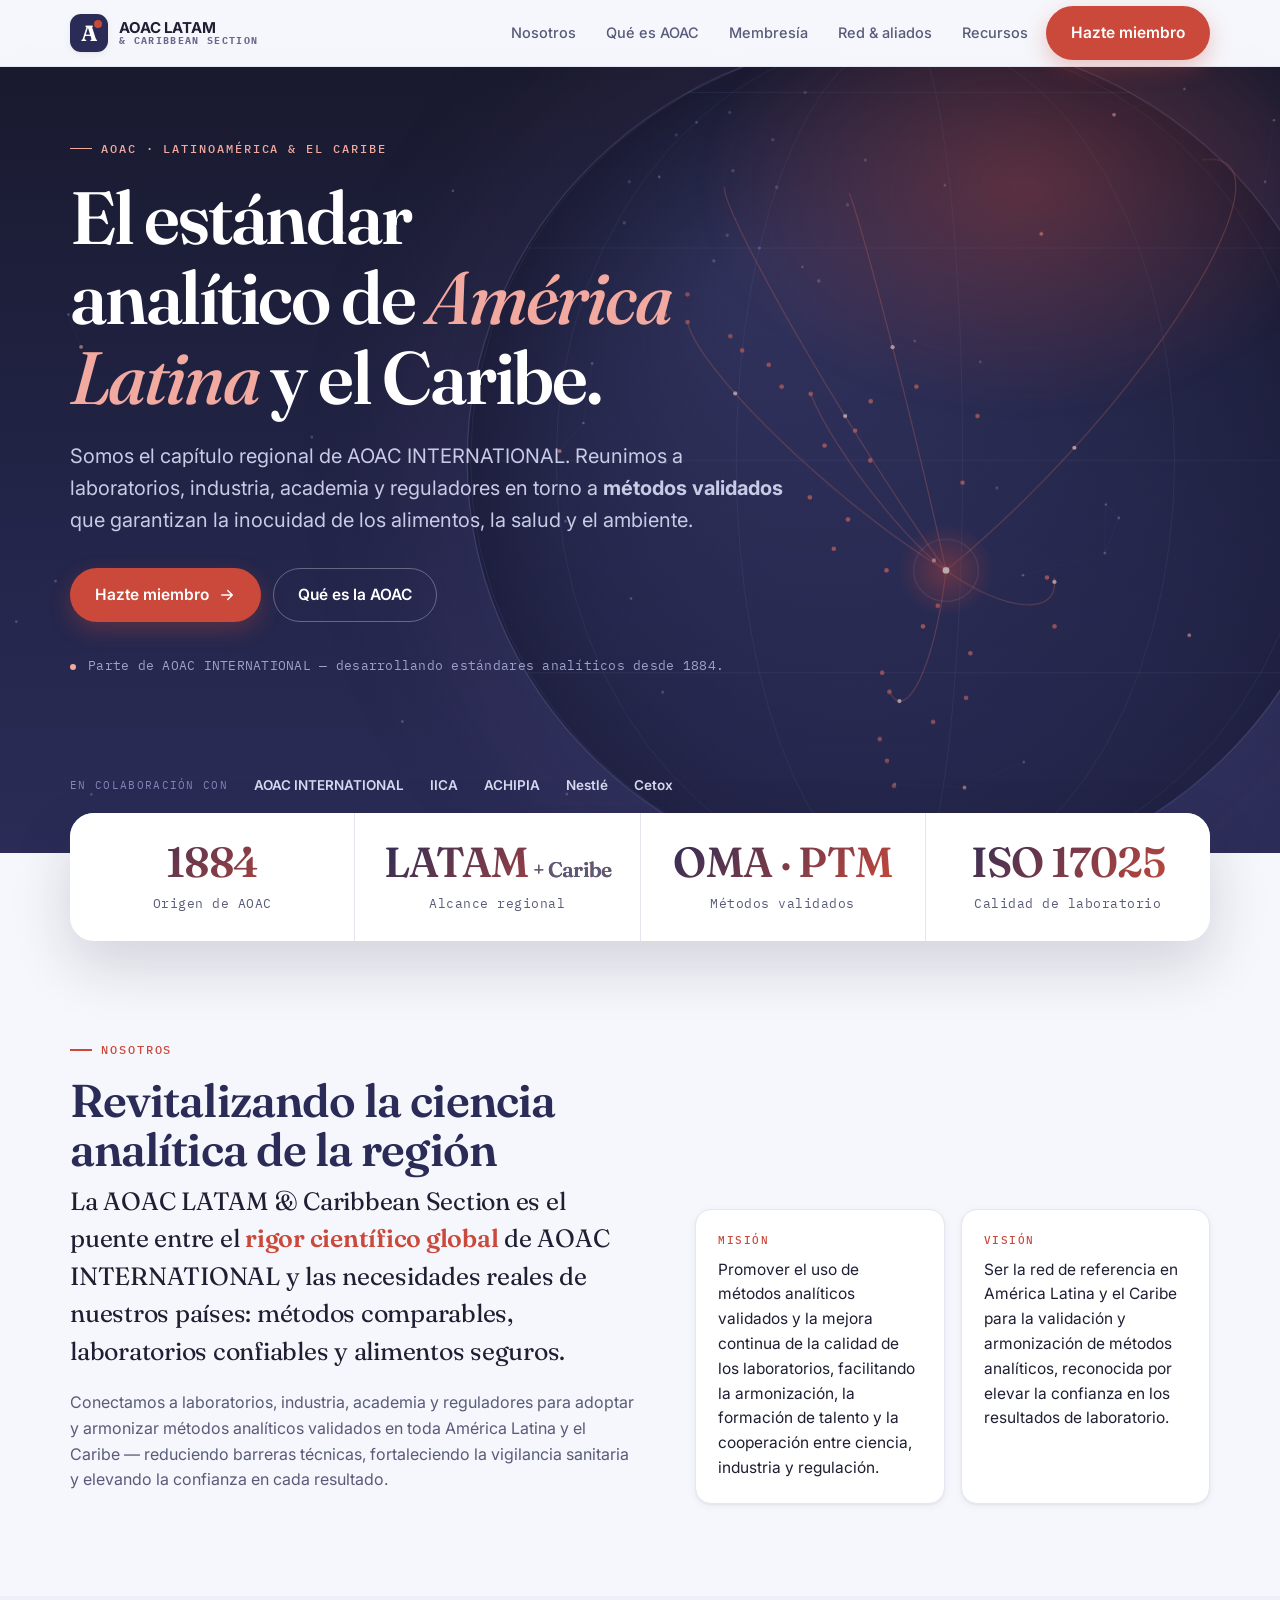
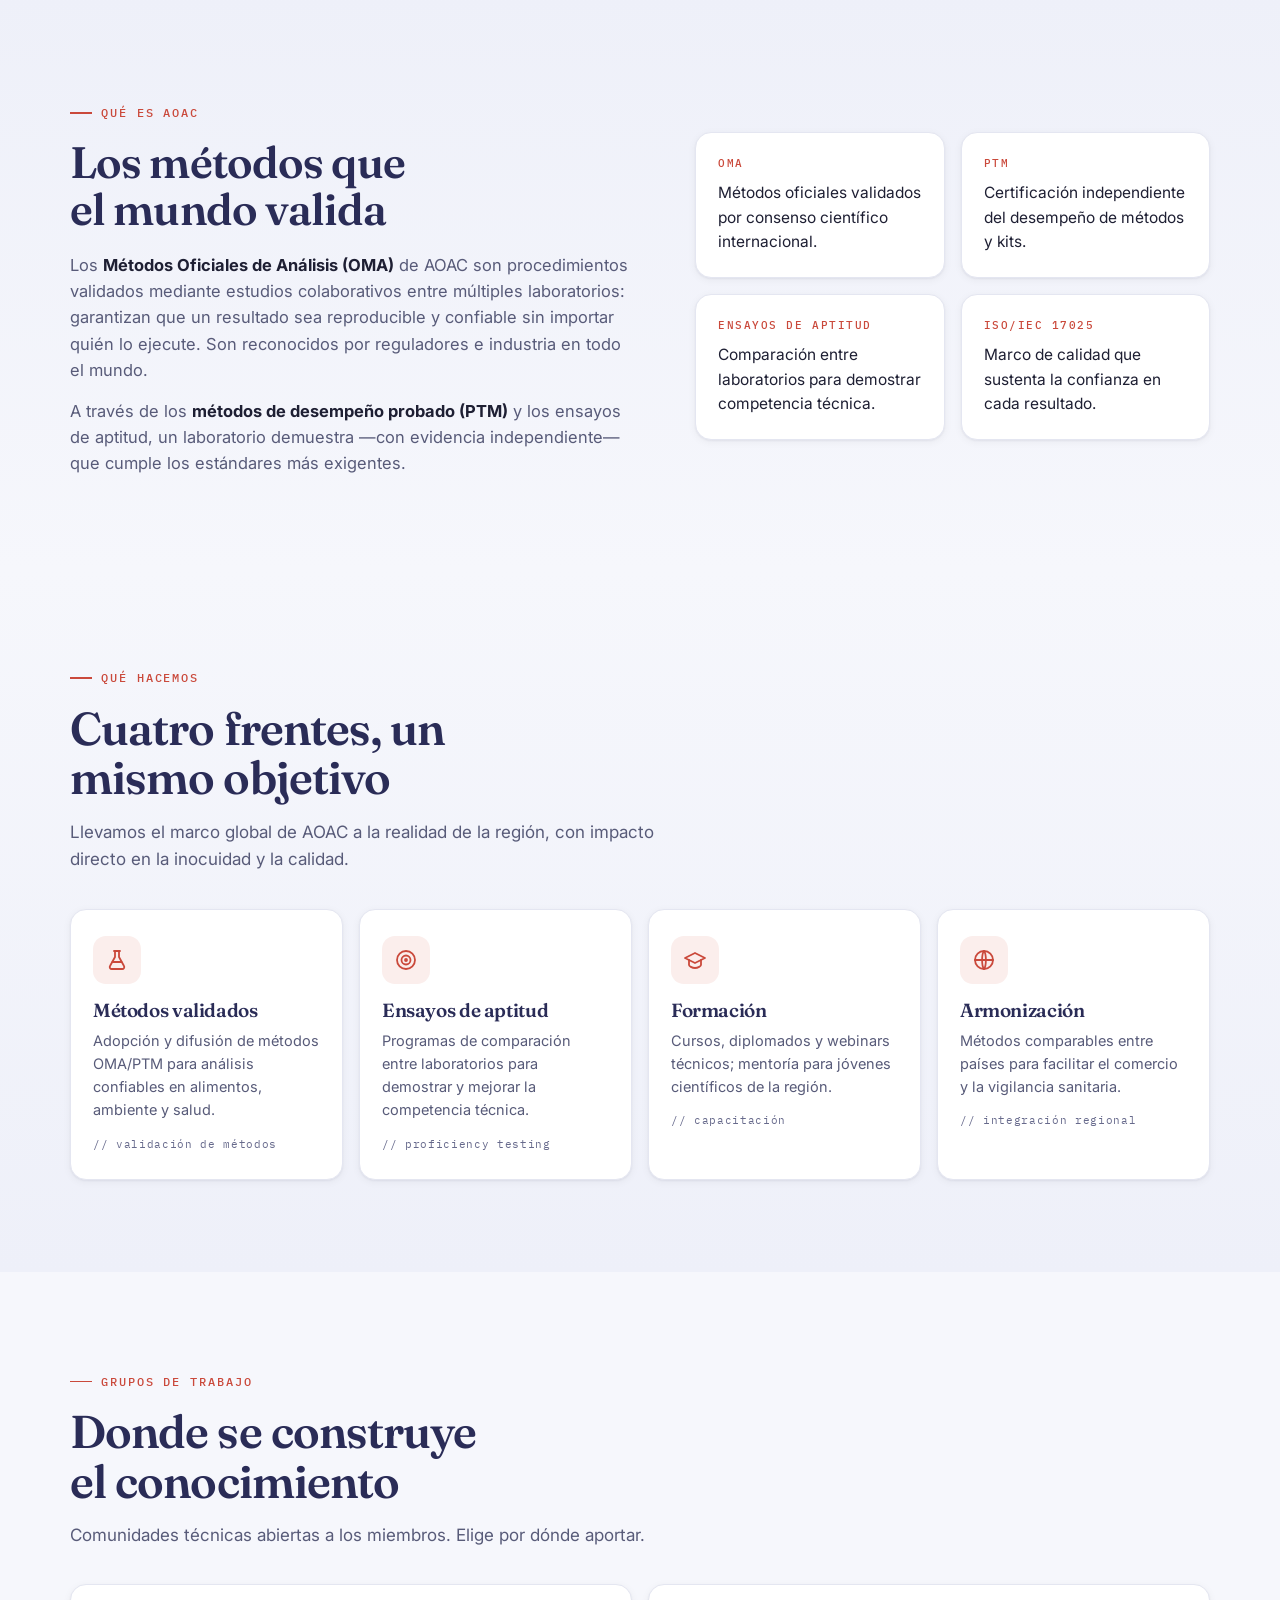
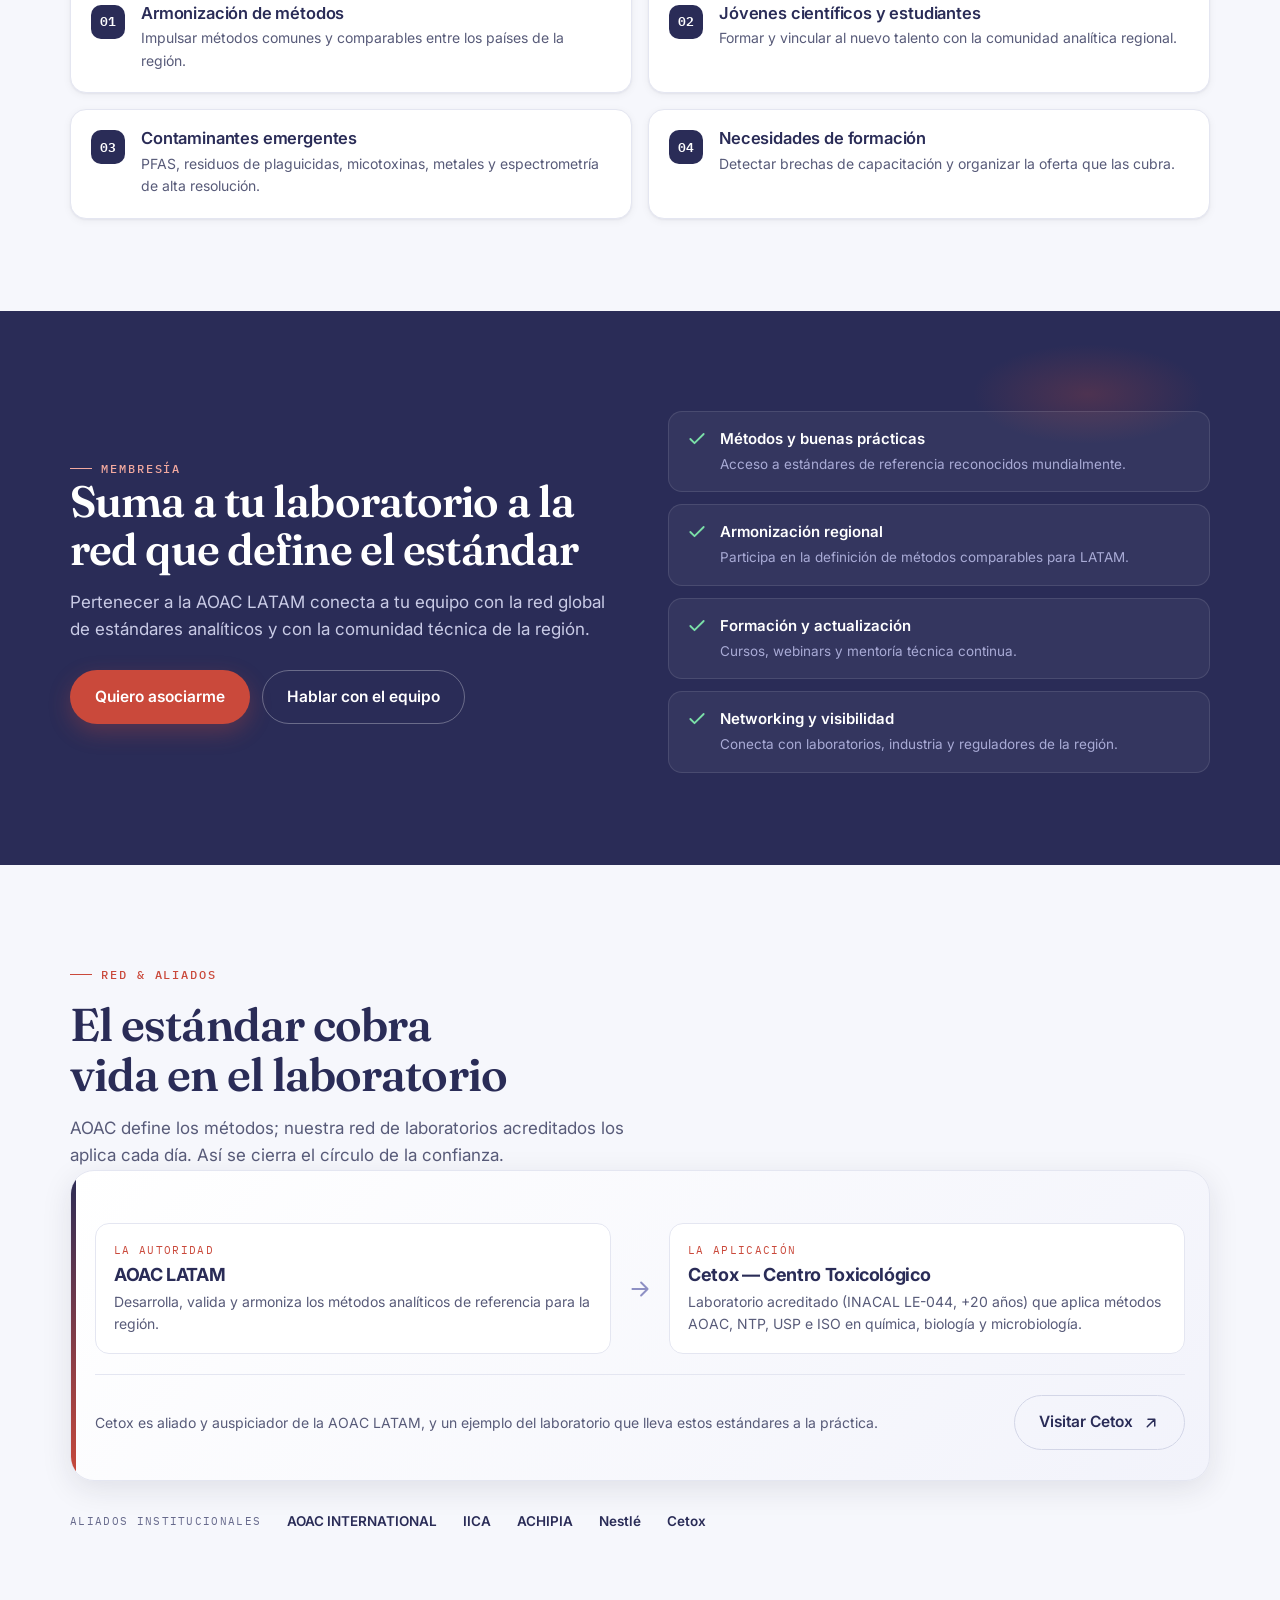
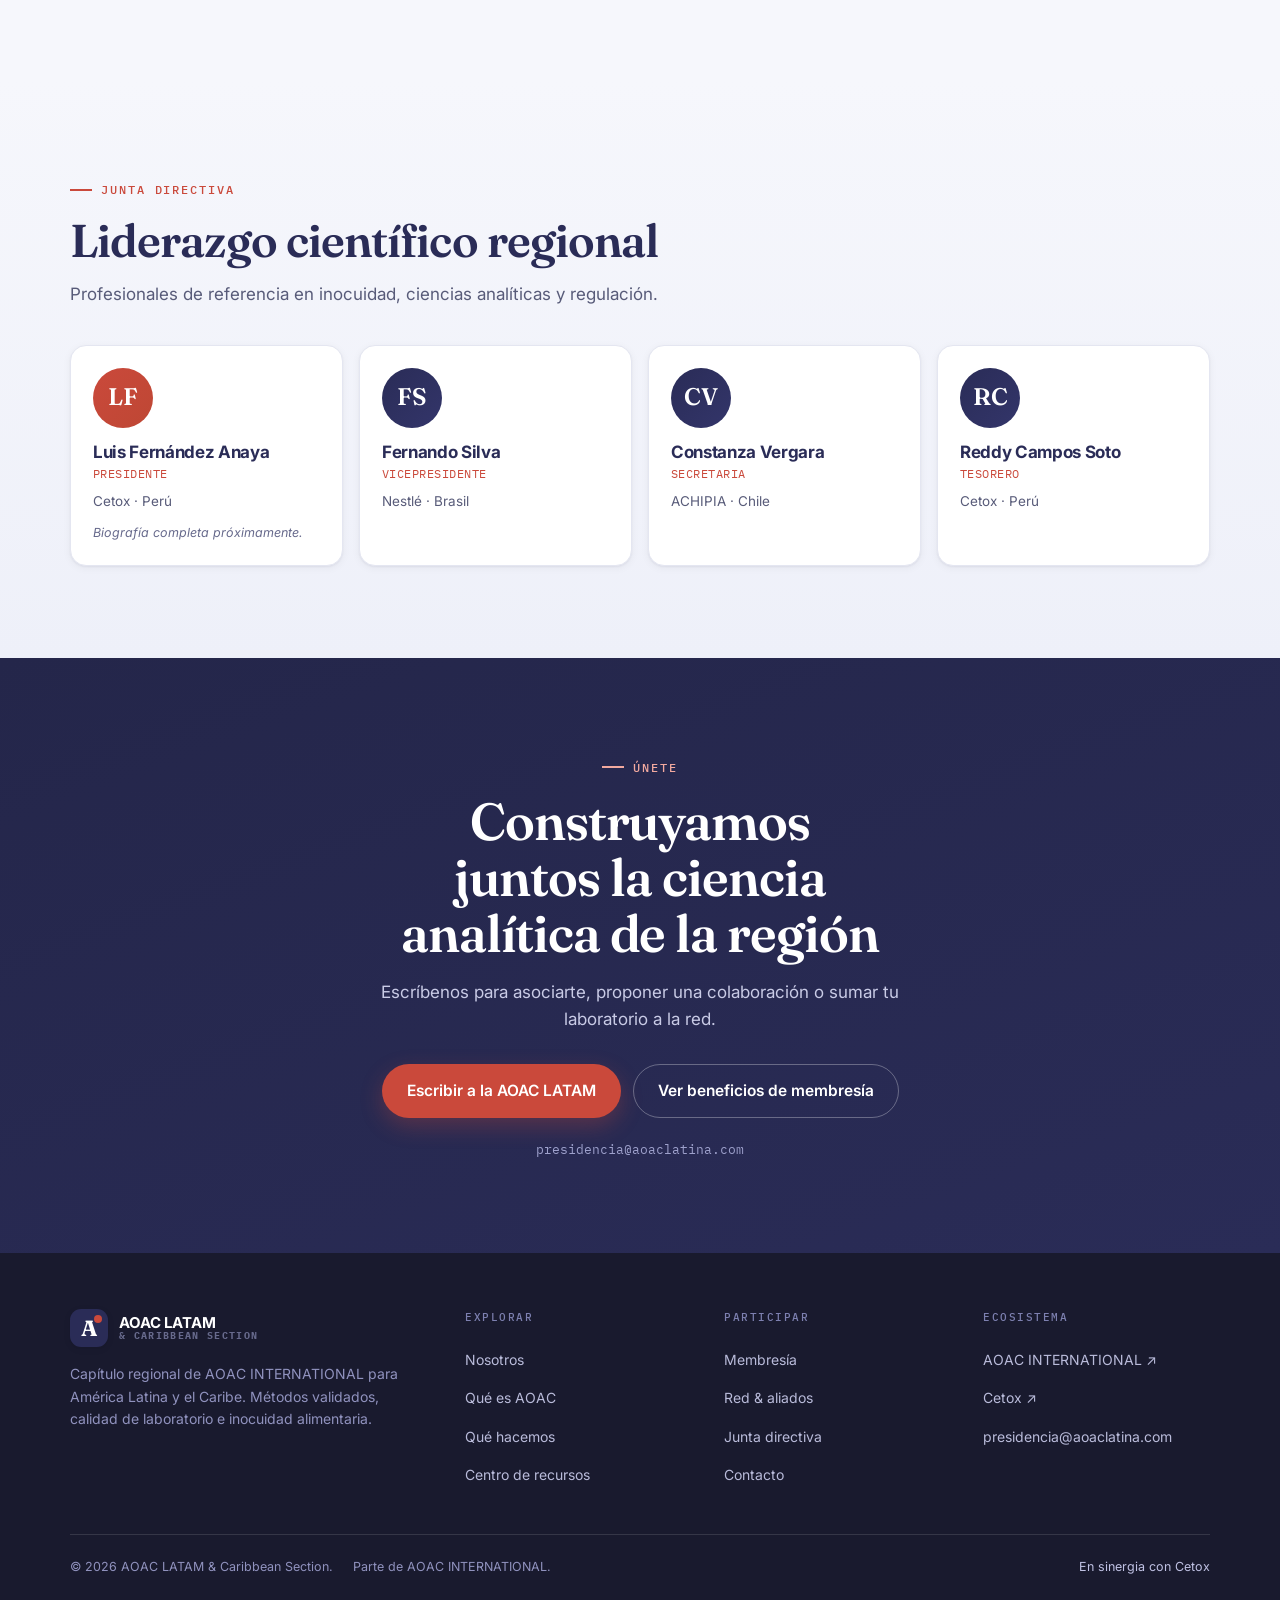
<file: index.html>
<!doctype html>
<html lang="es">
<head>
<meta charset="utf-8">
<meta name="viewport" content="width=device-width, initial-scale=1">
<title>AOAC LATAM & Caribbean · Métodos analíticos validados e inocuidad alimentaria en América Latina</title>
<meta name="description" content="Capítulo regional de AOAC INTERNATIONAL para América Latina y el Caribe. Promovemos métodos analíticos validados (OMA/PTM), ensayos de aptitud, formación y armonización para garantizar la inocuidad de los alimentos, la salud y el ambiente.">
<link rel="canonical" href="https://aoaclatina.com/">
<meta property="og:type" content="website">
<meta property="og:title" content="AOAC LATAM & Caribbean · El estándar analítico de América Latina">
<meta property="og:description" content="Métodos validados, ensayos de aptitud y armonización para la inocuidad alimentaria en América Latina y el Caribe.">
<meta property="og:locale" content="es_LA">
<meta name="theme-color" content="#1E1F33">
<link rel="icon" href="data:image/svg+xml,%3Csvg xmlns='http://www.w3.org/2000/svg' viewBox='0 0 100 100'%3E%3Crect width='100' height='100' rx='22' fill='%232A2C57'/%3E%3Ctext x='50' y='68' font-family='Georgia,serif' font-size='52' font-weight='700' text-anchor='middle' fill='%23fff'%3EA%3C/text%3E%3Ccircle cx='73' cy='30' r='9' fill='%23CA493B'/%3E%3C/svg%3E">
<link rel="preconnect" href="https://fonts.googleapis.com">
<link rel="preconnect" href="https://fonts.gstatic.com" crossorigin>
<link href="https://fonts.googleapis.com/css2?family=Fraunces:opsz,wght@9..144,400;9..144,500;9..144,600;9..144,700&family=IBM+Plex+Mono:wght@400;500;600&family=Inter:wght@400;450;500;600;700&display=swap" rel="stylesheet">
<script type="application/ld+json">
{"@context":"https://schema.org","@type":["NGO","Organization"],"name":"AOAC LATAM & Caribbean Section","alternateName":"AOAC Latinoamérica y el Caribe","url":"https://aoaclatina.com","email":"presidencia@aoaclatina.com","description":"Capítulo regional de AOAC INTERNATIONAL para América Latina y el Caribe: métodos analíticos validados, ensayos de aptitud, formación y armonización para la inocuidad alimentaria.","parentOrganization":{"@type":"Organization","name":"AOAC INTERNATIONAL","url":"https://www.aoac.org"},"areaServed":"América Latina y el Caribe","knowsAbout":["Métodos oficiales de análisis","Inocuidad alimentaria","Validación de métodos analíticos","Ensayos de aptitud","ISO/IEC 17025"]}
</script>
<style>
  :root{
    --navy:#2A2C57; --navy-900:#191A2E; --navy-800:#1E1F33; --navy-700:#33356A; --navy-300:#8E90C4;
    --red:#CA493B; --red-600:#BE4734; --red-50:#FBEEEC;
    --ink:#1E1F33; --muted:#585B79; --faint:#676A8C;
    --bg:#F6F7FC; --bg-2:#EEF0F9; --surface:#FFFFFF; --line:#E4E6F1; --line-2:#D3D6E7;
    --ok:#1F8A5B;
    --shadow-sm:0 1px 2px rgba(25,26,46,.05), 0 2px 8px rgba(25,26,46,.05);
    --shadow-md:0 8px 30px rgba(25,26,46,.10);
    --shadow-lg:0 24px 60px rgba(25,26,46,.16);
    --r:16px; --r-lg:24px;
    --f-serif:'Fraunces',Georgia,'Times New Roman',serif;
    --f-sans:'Inter',system-ui,-apple-system,'Segoe UI',Roboto,sans-serif;
    --f-mono:'IBM Plex Mono',ui-monospace,Menlo,Consolas,monospace;
    --maxw:1180px;
  }
  *{box-sizing:border-box}
  html{-webkit-text-size-adjust:100%;scroll-behavior:smooth}
  @media (prefers-reduced-motion:reduce){html{scroll-behavior:auto}}
  body{margin:0;font-family:var(--f-sans);color:var(--ink);background:var(--bg);line-height:1.6;-webkit-font-smoothing:antialiased;overflow-x:hidden}
  a{color:inherit;text-decoration:none}
  a:focus-visible,button:focus-visible{outline:3px solid #8E90C4;outline-offset:3px;border-radius:6px}
  .hero a:focus-visible,.membership a:focus-visible,.final a:focus-visible,footer a:focus-visible{outline-color:#F2A99F}
  img{max-width:100%;display:block}
  h1,h2,h3{font-family:var(--f-serif);font-weight:600;line-height:1.08;letter-spacing:-.02em;margin:0;text-wrap:balance}
  p{margin:0}
  .wrap{width:100%;max-width:var(--maxw);margin:0 auto;padding:0 20px}
  .eyebrow{font-family:var(--f-mono);font-size:12px;font-weight:500;letter-spacing:.16em;text-transform:uppercase;color:var(--red);display:inline-flex;align-items:center;gap:9px}
  .eyebrow::before{content:"";width:22px;height:1.5px;background:var(--red);display:inline-block}
  .eyebrow.on-dark{color:#F2A99F}
  .eyebrow.on-dark::before{background:#F2A99F}
  .btn{display:inline-flex;align-items:center;justify-content:center;gap:9px;font-family:var(--f-sans);font-weight:600;font-size:15.5px;padding:14px 24px;border-radius:100px;border:1.5px solid transparent;cursor:pointer;transition:transform .18s ease,background .18s ease,border-color .18s ease,box-shadow .18s ease;min-height:48px}
  .btn:focus-visible{outline:3px solid #8E90C4;outline-offset:2px}
  .btn-primary{background:var(--red);color:#fff;box-shadow:0 8px 22px rgba(202,73,59,.30)}
  .btn-primary:hover{background:var(--red-600);transform:translateY(-2px);box-shadow:0 12px 28px rgba(202,73,59,.38)}
  .btn-ghost{background:transparent;color:var(--navy);border-color:var(--line-2)}
  .btn-ghost:hover{border-color:var(--navy);transform:translateY(-2px)}
  .btn-ghost.on-dark{color:#fff;border-color:rgba(255,255,255,.30)}
  .btn-ghost.on-dark:hover{border-color:#fff;background:rgba(255,255,255,.08)}
  .btn svg{width:18px;height:18px}

  /* ---------- Header ---------- */
  header.site{position:sticky;top:0;z-index:60;background:rgba(246,247,252,.82);backdrop-filter:saturate(1.6) blur(14px);border-bottom:1px solid var(--line)}
  .nav{display:flex;align-items:center;gap:16px;height:66px}
  .brand{display:flex;align-items:center;gap:11px;margin-right:auto;font-weight:700}
  .brand .logo{width:38px;height:38px;border-radius:11px;background:var(--navy);display:grid;place-items:center;position:relative;flex:none;box-shadow:var(--shadow-sm)}
  .brand .logo b{font-family:var(--f-serif);color:#fff;font-size:22px;font-weight:700;line-height:1}
  .brand .logo i{position:absolute;top:6px;right:6px;width:8px;height:8px;border-radius:50%;background:var(--red)}
  .brand .txt{display:flex;flex-direction:column;line-height:1.1}
  .brand .txt b{font-family:var(--f-sans);font-size:15px;letter-spacing:-.01em;color:var(--ink)}
  .brand .txt span{font-family:var(--f-mono);font-size:9.5px;letter-spacing:.14em;text-transform:uppercase;color:var(--faint)}
  .nav-links{display:none}
  .nav-links a{font-size:14.5px;font-weight:500;color:var(--muted);padding:8px 2px;position:relative;transition:color .15s}
  .nav-links a:hover{color:var(--navy)}
  .nav-cta{display:none}
  .burger{margin-left:auto;width:44px;height:44px;border:1px solid var(--line-2);border-radius:12px;background:var(--surface);display:grid;place-items:center;cursor:pointer}
  .burger svg{width:22px;height:22px;color:var(--navy)}
  .mobile-menu{display:none;flex-direction:column;gap:2px;padding:8px 20px 20px}
  .mobile-menu.open{display:flex}
  .mobile-menu a{padding:13px 6px;font-weight:500;color:var(--ink);border-bottom:1px solid var(--line)}
  .mobile-menu .btn{margin-top:14px}
  @media(min-width:960px){
    .nav-links{display:flex;gap:26px}
    .nav-cta{display:inline-flex}
    .burger{display:none}
    .mobile-menu{display:none!important}
  }

  /* ---------- Hero ---------- */
  .hero{position:relative;background:linear-gradient(180deg,#191A2E 0%,#23254A 60%,#2A2C57 100%);color:#fff;overflow:hidden;isolation:isolate}
  .hero canvas{position:absolute;inset:0;width:100%;height:100%;z-index:0;opacity:.7}
  .hero::after{content:"";position:absolute;z-index:1;right:-15%;top:-25%;width:70%;height:80%;background:radial-gradient(closest-side,rgba(202,73,59,.34),transparent 72%);filter:blur(10px);pointer-events:none}
  .hero .wrap{position:relative;z-index:2;padding-top:64px;padding-bottom:76px}
  .hero h1{font-size:clamp(38px,9vw,74px);font-weight:600;letter-spacing:-.03em;margin:20px 0 0;max-width:16ch}
  .hero h1 .accent{color:#F2A99F;font-style:italic;font-weight:500}
  .hero .lead{margin-top:22px;font-size:clamp(16.5px,2.4vw,20px);color:#C9CBE6;max-width:56ch}
  .hero .cta-row{display:flex;flex-wrap:wrap;gap:12px;margin-top:32px}
  .hero .trust{margin-top:34px;display:flex;align-items:center;gap:12px;font-size:13px;color:#9EA1CC;font-family:var(--f-mono);letter-spacing:.02em}
  .hero .trust .dot{width:6px;height:6px;border-radius:50%;background:#F2A99F;flex:none}
  .brandbar{position:relative;z-index:2;background:transparent}
  .brandbar .wrap{display:flex;flex-wrap:wrap;align-items:center;gap:14px 26px;padding:22px 20px 56px}
  .brandbar span{font-family:var(--f-mono);font-size:11px;letter-spacing:.12em;text-transform:uppercase;color:#8285B8}
  .brandbar b{font-weight:600;color:#D7D9F0;font-size:13.5px;font-family:var(--f-sans);letter-spacing:0}

  /* ---------- Stats ---------- */
  .stats{background:transparent}
  .stats .grid{display:grid;grid-template-columns:1fr 1fr;gap:1px;background:var(--line);border-radius:var(--r-lg);overflow:hidden;margin:-40px 0 0;box-shadow:var(--shadow-lg);position:relative;z-index:5}
  .stat{background:var(--surface);padding:28px 20px;text-align:center}
  .stat .n{font-family:var(--f-serif);font-size:clamp(30px,7vw,42px);font-weight:600;letter-spacing:-.02em;line-height:1;background:linear-gradient(135deg,var(--navy),var(--red));-webkit-background-clip:text;background-clip:text;-webkit-text-fill-color:transparent}
  .stat .l{margin-top:10px;font-size:12.5px;color:var(--muted);font-family:var(--f-mono);letter-spacing:.04em}
  @media(min-width:720px){.stats .grid{grid-template-columns:repeat(4,1fr)}}

  /* ---------- Sections ---------- */
  section{padding:64px 0;scroll-margin-top:78px}
  .sec-head{max-width:60ch}
  .sec-head h2{font-size:clamp(28px,5.2vw,46px);margin-top:16px;color:var(--navy)}
  .sec-head p{margin-top:16px;font-size:17px;color:var(--muted)}
  .lede{font-size:clamp(19px,3vw,25px);line-height:1.5;font-family:var(--f-serif);font-weight:400;color:var(--ink);letter-spacing:-.01em}
  .lede b{color:var(--red);font-weight:600}
  @media(min-width:900px){section{padding:92px 0}}

  /* about */
  .about-grid{display:grid;gap:34px;margin-top:8px}
  .mv{display:grid;gap:16px;margin-top:26px}
  .mv .card{background:var(--surface);border:1px solid var(--line);border-radius:var(--r);padding:22px 22px;box-shadow:var(--shadow-sm)}
  .mv .card .k{font-family:var(--f-mono);font-size:11px;letter-spacing:.14em;text-transform:uppercase;color:var(--red);font-weight:500}
  .mv .card p{margin-top:8px;color:var(--ink);font-size:15.5px}
  @media(min-width:820px){.about-grid{grid-template-columns:1.05fr .95fr;align-items:start;gap:56px}.mv{grid-template-columns:1fr 1fr}}

  /* pillars */
  .pillars{background:linear-gradient(180deg,var(--bg),var(--bg-2))}
  .cards{display:grid;gap:16px;margin-top:36px}
  @media(min-width:640px){.cards{grid-template-columns:1fr 1fr}}
  @media(min-width:1000px){.cards{grid-template-columns:repeat(4,1fr)}}
  .pcard{background:var(--surface);border:1px solid var(--line);border-radius:var(--r);padding:26px 22px;box-shadow:var(--shadow-sm);transition:transform .2s ease,box-shadow .2s ease,border-color .2s ease}
  .pcard:hover{transform:translateY(-4px);box-shadow:var(--shadow-md);border-color:var(--line-2)}
  .pcard .ic{width:48px;height:48px;border-radius:13px;background:var(--red-50);color:var(--red);display:grid;place-items:center;margin-bottom:16px}
  .pcard .ic svg{width:24px;height:24px}
  .pcard h3{font-size:19px;color:var(--navy)}
  .pcard p{margin-top:8px;font-size:14.5px;color:var(--muted)}
  .pcard .tag{margin-top:14px;font-family:var(--f-mono);font-size:11px;letter-spacing:.06em;color:var(--faint)}

  /* working groups */
  .wg-list{display:grid;gap:12px;margin-top:34px}
  .wg{display:flex;gap:16px;align-items:flex-start;background:var(--surface);border:1px solid var(--line);border-radius:var(--r);padding:20px;box-shadow:var(--shadow-sm);transition:border-color .2s,transform .2s}
  .wg:hover{border-color:var(--line-2);transform:translateX(3px)}
  .wg .no{font-family:var(--f-mono);font-size:13px;font-weight:600;color:#fff;background:var(--navy);width:34px;height:34px;border-radius:10px;display:grid;place-items:center;flex:none}
  .wg h3{font-size:16.5px;color:var(--navy);font-family:var(--f-sans);font-weight:600;letter-spacing:-.01em}
  .wg p{margin-top:5px;font-size:14px;color:var(--muted)}
  @media(min-width:820px){.wg-list{grid-template-columns:1fr 1fr;gap:16px}}

  /* membership */
  .membership{background:var(--navy);color:#fff;position:relative;overflow:hidden}
  .membership::before{content:"";position:absolute;inset:0;background:radial-gradient(closest-side at 85% 15%,rgba(202,73,59,.22),transparent 60%);pointer-events:none}
  .membership .wrap{position:relative}
  .mem-grid{display:grid;gap:32px}
  .mem-grid h2{color:#fff;font-size:clamp(28px,5.2vw,44px)}
  .mem-grid .lead{color:#C9CBE6;margin-top:16px;font-size:17px}
  .benefits{display:grid;gap:12px;margin-top:8px}
  .benefit{display:flex;gap:13px;align-items:flex-start;padding:15px 18px;background:rgba(255,255,255,.05);border:1px solid rgba(255,255,255,.10);border-radius:14px}
  .benefit svg{width:20px;height:20px;color:#7BE0A8;flex:none;margin-top:2px}
  .benefit b{font-weight:600;font-size:15px;color:#fff;display:block}
  .benefit span{font-size:13.5px;color:#A9ABD6}
  @media(min-width:860px){.mem-grid{grid-template-columns:1fr 1fr;gap:56px;align-items:center}}

  /* cetox synergy */
  .synergy .box{background:linear-gradient(135deg,#fff, #F2F3FB);border:1px solid var(--line);border-radius:var(--r-lg);padding:30px 24px;box-shadow:var(--shadow-md);position:relative;overflow:hidden}
  .synergy .box::before{content:"";position:absolute;left:0;top:0;bottom:0;width:5px;background:linear-gradient(180deg,var(--navy),var(--red))}
  .flow{display:grid;gap:16px;margin:22px 0 6px}
  .flow .node{background:var(--surface);border:1px solid var(--line);border-radius:14px;padding:18px}
  .flow .node .k{font-family:var(--f-mono);font-size:11px;letter-spacing:.12em;text-transform:uppercase;color:var(--red)}
  .flow .node h3{font-size:18px;margin-top:6px;color:var(--navy);font-family:var(--f-sans);font-weight:700}
  .flow .node p{margin-top:6px;font-size:14px;color:var(--muted)}
  .flow .arrow{display:grid;place-items:center;color:var(--navy-300)}
  .flow .arrow svg{width:26px;height:26px;transform:rotate(90deg)}
  @media(min-width:820px){.flow{grid-template-columns:1fr auto 1fr;align-items:center}.flow .arrow svg{transform:none}}
  .cetox-cta{display:flex;flex-wrap:wrap;gap:12px;align-items:center;margin-top:20px;padding-top:20px;border-top:1px solid var(--line)}
  .cetox-cta p{font-size:14px;color:var(--muted);margin-right:auto}

  /* board */
  .board-grid{display:grid;gap:16px;margin-top:36px}
  @media(min-width:640px){.board-grid{grid-template-columns:1fr 1fr}}
  @media(min-width:980px){.board-grid{grid-template-columns:repeat(4,1fr)}}
  .person{background:var(--surface);border:1px solid var(--line);border-radius:var(--r);padding:22px;box-shadow:var(--shadow-sm)}
  .person .av{width:60px;height:60px;border-radius:50%;background:linear-gradient(135deg,var(--navy),var(--navy-700));color:#fff;display:grid;place-items:center;font-family:var(--f-serif);font-size:24px;font-weight:600;margin-bottom:15px}
  .person.pres .av{background:linear-gradient(135deg,var(--red),var(--red-600))}
  .person h3{font-size:17px;color:var(--navy);font-family:var(--f-sans);font-weight:700}
  .person .role{font-family:var(--f-mono);font-size:11.5px;letter-spacing:.04em;color:var(--red);margin-top:4px;text-transform:uppercase}
  .person .org{font-size:13.5px;color:var(--muted);margin-top:8px}
  .person .soon{font-size:12.5px;color:var(--faint);margin-top:10px;font-style:italic}

  /* final cta */
  .final{background:linear-gradient(160deg,#24264A,#2A2C57);color:#fff;text-align:center}
  .final h2{color:#fff;font-size:clamp(30px,6vw,52px);max-width:18ch;margin:0 auto}
  .final p{margin:18px auto 0;color:#C9CBE6;max-width:52ch;font-size:17px}
  .final .cta-row{display:flex;flex-wrap:wrap;gap:12px;justify-content:center;margin-top:30px}

  /* footer */
  footer.site{background:var(--navy-900);color:#B9BBDA;padding:56px 0 30px;font-size:14px}
  .foot-grid{display:grid;gap:32px}
  .foot-brand .brand .txt b{color:#fff}
  .foot-brand p{margin-top:16px;color:#9092BE;max-width:38ch;font-size:14px}
  .foot-col h4{font-family:var(--f-mono);font-size:11px;letter-spacing:.14em;text-transform:uppercase;color:#7d80b0;margin:0 0 14px;font-weight:500}
  .foot-col a{display:block;padding:6px 0;color:#B9BBDA;transition:color .15s}
  .foot-col a:hover{color:#fff}
  .foot-bottom{margin-top:40px;padding-top:22px;border-top:1px solid rgba(255,255,255,.12);display:flex;flex-wrap:wrap;gap:10px 20px;align-items:center;color:#9092BE;font-size:12.5px}
  .foot-bottom a{color:#C0C2E4}
  .foot-col a{min-height:auto;padding:8px 0}
  .foot-bottom .sep{margin-left:auto}
  @media(min-width:760px){.foot-grid{grid-template-columns:1.6fr 1fr 1fr 1fr}}

  /* reveal */
  [data-reveal]{opacity:0;transform:translateY(22px);transition:opacity .7s cubic-bezier(.2,.7,.2,1),transform .7s cubic-bezier(.2,.7,.2,1)}
  [data-reveal].in{opacity:1;transform:none}
  @media (prefers-reduced-motion:reduce){
    [data-reveal]{opacity:1!important;transform:none!important;transition:none}
    *,*::before,*::after{transition-duration:.001ms!important;animation-duration:.001ms!important;animation-iteration-count:1!important}
    .btn:hover,.pcard:hover,.wg:hover{transform:none!important}
  }
</style>
</head>
<body>

<header class="site">
  <div class="wrap nav">
    <a class="brand" href="#top" aria-label="AOAC LATAM & Caribbean — inicio">
      <span class="logo"><b>A</b><i></i></span>
      <span class="txt"><b>AOAC LATAM</b><span>& Caribbean Section</span></span>
    </a>
    <nav class="nav-links" aria-label="Principal">
      <a href="#nosotros">Nosotros</a>
      <a href="#que-es">Qué es AOAC</a>
      <a href="#membresia">Membresía</a>
      <a href="#red">Red &amp; aliados</a>
      <a href="recursos/">Recursos</a>
    </nav>
    <a class="btn btn-primary nav-cta" href="#membresia">Hazte miembro</a>
    <button class="burger" id="burger" aria-label="Abrir menú" aria-expanded="false" aria-controls="mobileMenu">
      <svg aria-hidden="true" viewBox="0 0 24 24" fill="none" stroke="currentColor" stroke-width="2" stroke-linecap="round"><path d="M4 7h16M4 12h16M4 17h16"/></svg>
    </button>
  </div>
  <nav class="mobile-menu" id="mobileMenu" aria-label="Menú móvil">
    <a href="#nosotros">Nosotros</a>
    <a href="#que-es">Qué es AOAC</a>
    <a href="#hacemos">Qué hacemos</a>
    <a href="#grupos">Grupos de trabajo</a>
    <a href="#membresia">Membresía</a>
    <a href="#red">Red &amp; aliados</a>
    <a href="#junta">Junta directiva</a>
    <a href="recursos/">Recursos</a>
    <a class="btn btn-primary" href="#membresia">Hazte miembro</a>
  </nav>
</header>

<main id="top">

  <!-- HERO -->
  <section class="hero" style="padding:0">
    <canvas id="net" aria-hidden="true"></canvas>
    <div class="wrap">
      <span class="eyebrow on-dark">AOAC · Latinoamérica &amp; el Caribe</span>
      <h1>El estándar analítico de <span class="accent">América Latina</span> y el Caribe.</h1>
      <p class="lead">Somos el capítulo regional de AOAC INTERNATIONAL. Reunimos a laboratorios, industria, academia y reguladores en torno a <strong>métodos validados</strong> que garantizan la inocuidad de los alimentos, la salud y el ambiente.</p>
      <div class="cta-row">
        <a class="btn btn-primary" href="#membresia">Hazte miembro
          <svg aria-hidden="true" viewBox="0 0 24 24" fill="none" stroke="currentColor" stroke-width="2" stroke-linecap="round" stroke-linejoin="round"><path d="M5 12h14M13 6l6 6-6 6"/></svg>
        </a>
        <a class="btn btn-ghost on-dark" href="#que-es">Qué es la AOAC</a>
      </div>
      <div class="trust"><span class="dot"></span> Parte de AOAC INTERNATIONAL — desarrollando estándares analíticos desde 1884.</div>
    </div>
    <div class="brandbar">
      <div class="wrap">
        <span>En colaboración con</span>
        <b>AOAC INTERNATIONAL</b><b>IICA</b><b>ACHIPIA</b><b>Nestlé</b><b>Cetox</b>
      </div>
    </div>
  </section>

  <!-- STATS -->
  <section class="stats" style="padding:0" aria-label="Cifras clave">
    <div class="wrap">
      <div class="grid">
        <div class="stat"><div class="n">1884</div><div class="l">Origen de AOAC</div></div>
        <div class="stat"><div class="n">LATAM<span style="font-size:.5em;color:var(--muted);-webkit-text-fill-color:var(--muted)"> + Caribe</span></div><div class="l">Alcance regional</div></div>
        <div class="stat"><div class="n">OMA · PTM</div><div class="l">Métodos validados</div></div>
        <div class="stat"><div class="n">ISO 17025</div><div class="l">Calidad de laboratorio</div></div>
      </div>
    </div>
  </section>

  <!-- NOSOTROS -->
  <section id="nosotros">
    <div class="wrap">
      <div class="sec-head" data-reveal>
        <span class="eyebrow">Nosotros</span>
        <h2>Revitalizando la ciencia analítica de la región</h2>
      </div>
      <div class="about-grid">
        <div data-reveal>
          <p class="lede">La AOAC LATAM &amp; Caribbean Section es el puente entre el <b>rigor científico global</b> de AOAC INTERNATIONAL y las necesidades reales de nuestros países: métodos comparables, laboratorios confiables y alimentos seguros.</p>
          <p style="margin-top:20px;color:var(--muted);font-size:16px">Conectamos a laboratorios, industria, academia y reguladores para adoptar y armonizar métodos analíticos validados en toda América Latina y el Caribe — reduciendo barreras técnicas, fortaleciendo la vigilancia sanitaria y elevando la confianza en cada resultado.</p>
        </div>
        <div class="mv">
          <div class="card" data-reveal><div class="k">Misión</div><p>Promover el uso de métodos analíticos validados y la mejora continua de la calidad de los laboratorios, facilitando la armonización, la formación de talento y la cooperación entre ciencia, industria y regulación.</p></div>
          <div class="card" data-reveal><div class="k">Visión</div><p>Ser la red de referencia en América Latina y el Caribe para la validación y armonización de métodos analíticos, reconocida por elevar la confianza en los resultados de laboratorio.</p></div>
        </div>
      </div>
    </div>
  </section>

  <!-- QUE ES AOAC -->
  <section id="que-es" style="background:linear-gradient(180deg,var(--bg-2),var(--bg))">
    <div class="wrap">
      <div class="about-grid" style="align-items:center">
        <div data-reveal>
          <span class="eyebrow">Qué es AOAC</span>
          <h2 style="font-size:clamp(28px,5.2vw,44px);color:var(--navy);margin-top:16px">Los métodos que el mundo valida</h2>
          <p style="margin-top:18px;color:var(--muted);font-size:16.5px">Los <strong style="color:var(--ink)">Métodos Oficiales de Análisis (OMA)</strong> de AOAC son procedimientos validados mediante estudios colaborativos entre múltiples laboratorios: garantizan que un resultado sea reproducible y confiable sin importar quién lo ejecute. Son reconocidos por reguladores e industria en todo el mundo.</p>
          <p style="margin-top:14px;color:var(--muted);font-size:16.5px">A través de los <strong style="color:var(--ink)">métodos de desempeño probado (PTM)</strong> y los ensayos de aptitud, un laboratorio demuestra —con evidencia independiente— que cumple los estándares más exigentes.</p>
        </div>
        <div class="mv" style="margin-top:0" data-reveal>
          <div class="card"><div class="k">OMA</div><p>Métodos oficiales validados por consenso científico internacional.</p></div>
          <div class="card"><div class="k">PTM</div><p>Certificación independiente del desempeño de métodos y kits.</p></div>
          <div class="card"><div class="k">Ensayos de aptitud</div><p>Comparación entre laboratorios para demostrar competencia técnica.</p></div>
          <div class="card"><div class="k">ISO/IEC 17025</div><p>Marco de calidad que sustenta la confianza en cada resultado.</p></div>
        </div>
      </div>
    </div>
  </section>

  <!-- QUE HACEMOS -->
  <section id="hacemos" class="pillars">
    <div class="wrap">
      <div class="sec-head" data-reveal>
        <span class="eyebrow">Qué hacemos</span>
        <h2>Cuatro frentes, un mismo objetivo</h2>
        <p>Llevamos el marco global de AOAC a la realidad de la región, con impacto directo en la inocuidad y la calidad.</p>
      </div>
      <div class="cards">
        <div class="pcard" data-reveal>
          <div class="ic"><svg aria-hidden="true" viewBox="0 0 24 24" fill="none" stroke="currentColor" stroke-width="1.8" stroke-linecap="round" stroke-linejoin="round"><path d="M9 3h6M10 3v6L5 18a2 2 0 0 0 2 3h10a2 2 0 0 0 2-3l-5-9V3"/><path d="M7.5 14h9"/></svg></div>
          <h3>Métodos validados</h3>
          <p>Adopción y difusión de métodos OMA/PTM para análisis confiables en alimentos, ambiente y salud.</p>
          <div class="tag">// validación de métodos</div>
        </div>
        <div class="pcard" data-reveal>
          <div class="ic"><svg aria-hidden="true" viewBox="0 0 24 24" fill="none" stroke="currentColor" stroke-width="1.8" stroke-linecap="round" stroke-linejoin="round"><circle cx="12" cy="12" r="9"/><circle cx="12" cy="12" r="4.5"/><circle cx="12" cy="12" r="1"/></svg></div>
          <h3>Ensayos de aptitud</h3>
          <p>Programas de comparación entre laboratorios para demostrar y mejorar la competencia técnica.</p>
          <div class="tag">// proficiency testing</div>
        </div>
        <div class="pcard" data-reveal>
          <div class="ic"><svg aria-hidden="true" viewBox="0 0 24 24" fill="none" stroke="currentColor" stroke-width="1.8" stroke-linecap="round" stroke-linejoin="round"><path d="M22 10 12 5 2 10l10 5 10-5Z"/><path d="M6 12v5c0 1 3 3 6 3s6-2 6-3v-5"/></svg></div>
          <h3>Formación</h3>
          <p>Cursos, diplomados y webinars técnicos; mentoría para jóvenes científicos de la región.</p>
          <div class="tag">// capacitación</div>
        </div>
        <div class="pcard" data-reveal>
          <div class="ic"><svg aria-hidden="true" viewBox="0 0 24 24" fill="none" stroke="currentColor" stroke-width="1.8" stroke-linecap="round" stroke-linejoin="round"><circle cx="12" cy="12" r="9"/><path d="M3 12h18M12 3c2.5 2.7 2.5 15.3 0 18M12 3c-2.5 2.7-2.5 15.3 0 18"/></svg></div>
          <h3>Armonización</h3>
          <p>Métodos comparables entre países para facilitar el comercio y la vigilancia sanitaria.</p>
          <div class="tag">// integración regional</div>
        </div>
      </div>
    </div>
  </section>

  <!-- GRUPOS DE TRABAJO -->
  <section id="grupos">
    <div class="wrap">
      <div class="sec-head" data-reveal>
        <span class="eyebrow">Grupos de trabajo</span>
        <h2>Donde se construye el conocimiento</h2>
        <p>Comunidades técnicas abiertas a los miembros. Elige por dónde aportar.</p>
      </div>
      <div class="wg-list">
        <div class="wg" data-reveal><div class="no">01</div><div><h3>Armonización de métodos</h3><p>Impulsar métodos comunes y comparables entre los países de la región.</p></div></div>
        <div class="wg" data-reveal><div class="no">02</div><div><h3>Jóvenes científicos y estudiantes</h3><p>Formar y vincular al nuevo talento con la comunidad analítica regional.</p></div></div>
        <div class="wg" data-reveal><div class="no">03</div><div><h3>Contaminantes emergentes</h3><p>PFAS, residuos de plaguicidas, micotoxinas, metales y espectrometría de alta resolución.</p></div></div>
        <div class="wg" data-reveal><div class="no">04</div><div><h3>Necesidades de formación</h3><p>Detectar brechas de capacitación y organizar la oferta que las cubra.</p></div></div>
      </div>
    </div>
  </section>

  <!-- MEMBRESIA -->
  <section id="membresia" class="membership">
    <div class="wrap">
      <div class="mem-grid">
        <div data-reveal>
          <span class="eyebrow on-dark">Membresía</span>
          <h2>Suma a tu laboratorio a la red que define el estándar</h2>
          <p class="lead">Pertenecer a la AOAC LATAM conecta a tu equipo con la red global de estándares analíticos y con la comunidad técnica de la región.</p>
          <div class="cta-row" style="display:flex;gap:12px;flex-wrap:wrap;margin-top:26px">
            <a class="btn btn-primary" href="#contacto">Quiero asociarme</a>
            <a class="btn btn-ghost on-dark" href="#contacto">Hablar con el equipo</a>
          </div>
        </div>
        <div class="benefits" data-reveal>
          <div class="benefit"><svg aria-hidden="true" viewBox="0 0 24 24" fill="none" stroke="currentColor" stroke-width="2.2" stroke-linecap="round" stroke-linejoin="round"><path d="M20 6 9 17l-5-5"/></svg><div><b>Métodos y buenas prácticas</b><span>Acceso a estándares de referencia reconocidos mundialmente.</span></div></div>
          <div class="benefit"><svg aria-hidden="true" viewBox="0 0 24 24" fill="none" stroke="currentColor" stroke-width="2.2" stroke-linecap="round" stroke-linejoin="round"><path d="M20 6 9 17l-5-5"/></svg><div><b>Armonización regional</b><span>Participa en la definición de métodos comparables para LATAM.</span></div></div>
          <div class="benefit"><svg aria-hidden="true" viewBox="0 0 24 24" fill="none" stroke="currentColor" stroke-width="2.2" stroke-linecap="round" stroke-linejoin="round"><path d="M20 6 9 17l-5-5"/></svg><div><b>Formación y actualización</b><span>Cursos, webinars y mentoría técnica continua.</span></div></div>
          <div class="benefit"><svg aria-hidden="true" viewBox="0 0 24 24" fill="none" stroke="currentColor" stroke-width="2.2" stroke-linecap="round" stroke-linejoin="round"><path d="M20 6 9 17l-5-5"/></svg><div><b>Networking y visibilidad</b><span>Conecta con laboratorios, industria y reguladores de la región.</span></div></div>
        </div>
      </div>
    </div>
  </section>

  <!-- RED Y ALIADOS + CETOX -->
  <section id="red" class="synergy">
    <div class="wrap">
      <div class="sec-head" data-reveal>
        <span class="eyebrow">Red &amp; aliados</span>
        <h2>El estándar cobra vida en el laboratorio</h2>
        <p>AOAC define los métodos; nuestra red de laboratorios acreditados los aplica cada día. Así se cierra el círculo de la confianza.</p>
      </div>
      <div class="box" data-reveal>
        <div class="flow">
          <div class="node">
            <div class="k">La autoridad</div>
            <h3>AOAC LATAM</h3>
            <p>Desarrolla, valida y armoniza los métodos analíticos de referencia para la región.</p>
          </div>
          <div class="arrow"><svg aria-hidden="true" viewBox="0 0 24 24" fill="none" stroke="currentColor" stroke-width="1.8" stroke-linecap="round" stroke-linejoin="round"><path d="M5 12h14M13 6l6 6-6 6"/></svg></div>
          <div class="node">
            <div class="k">La aplicación</div>
            <h3>Cetox — Centro Toxicológico</h3>
            <p>Laboratorio acreditado (INACAL LE-044, +20 años) que aplica métodos AOAC, NTP, USP e ISO en química, biología y microbiología.</p>
          </div>
        </div>
        <div class="cetox-cta">
          <p>Cetox es aliado y auspiciador de la AOAC LATAM, y un ejemplo del laboratorio que lleva estos estándares a la práctica.</p>
          <a class="btn btn-ghost" href="https://cetox.com.pe" target="_blank" rel="noopener">Visitar Cetox
            <svg aria-hidden="true" viewBox="0 0 24 24" fill="none" stroke="currentColor" stroke-width="2" stroke-linecap="round" stroke-linejoin="round"><path d="M7 17 17 7M8 7h9v9"/></svg>
          </a>
        </div>
      </div>
      <div class="brandbar" style="background:transparent;border:0;margin-top:8px">
        <div class="wrap" style="padding-left:0;padding-right:0">
          <span style="color:var(--faint)">Aliados institucionales</span>
          <b style="color:var(--navy)">AOAC INTERNATIONAL</b><b style="color:var(--navy)">IICA</b><b style="color:var(--navy)">ACHIPIA</b><b style="color:var(--navy)">Nestlé</b><b style="color:var(--navy)">Cetox</b>
        </div>
      </div>
    </div>
  </section>

  <!-- JUNTA -->
  <section id="junta" style="background:linear-gradient(180deg,var(--bg),var(--bg-2))">
    <div class="wrap">
      <div class="sec-head" data-reveal>
        <span class="eyebrow">Junta directiva</span>
        <h2>Liderazgo científico regional</h2>
        <p>Profesionales de referencia en inocuidad, ciencias analíticas y regulación.</p>
      </div>
      <div class="board-grid">
        <div class="person pres" data-reveal>
          <div class="av">LF</div>
          <h3>Luis Fernández Anaya</h3>
          <div class="role">Presidente</div>
          <div class="org">Cetox · Perú</div>
          <div class="soon">Biografía completa próximamente.</div>
        </div>
        <div class="person" data-reveal>
          <div class="av">FS</div>
          <h3>Fernando Silva</h3>
          <div class="role">Vicepresidente</div>
          <div class="org">Nestlé · Brasil</div>
        </div>
        <div class="person" data-reveal>
          <div class="av">CV</div>
          <h3>Constanza Vergara</h3>
          <div class="role">Secretaria</div>
          <div class="org">ACHIPIA · Chile</div>
        </div>
        <div class="person" data-reveal>
          <div class="av">RC</div>
          <h3>Reddy Campos Soto</h3>
          <div class="role">Tesorero</div>
          <div class="org">Cetox · Perú</div>
        </div>
      </div>
    </div>
  </section>

  <!-- FINAL CTA -->
  <section id="contacto" class="final">
    <div class="wrap">
      <span class="eyebrow on-dark" style="justify-content:center;display:inline-flex">Únete</span>
      <h2 style="margin-top:16px">Construyamos juntos la ciencia analítica de la región</h2>
      <p>Escríbenos para asociarte, proponer una colaboración o sumar tu laboratorio a la red.</p>
      <div class="cta-row">
        <a class="btn btn-primary" href="mailto:presidencia@aoaclatina.com">Escribir a la AOAC LATAM</a>
        <a class="btn btn-ghost on-dark" href="#membresia">Ver beneficios de membresía</a>
      </div>
      <p style="margin-top:22px;font-family:var(--f-mono);font-size:13px;color:#9EA1CC">presidencia@aoaclatina.com</p>
    </div>
  </section>

</main>

<footer class="site">
  <div class="wrap">
    <div class="foot-grid">
      <div class="foot-brand">
        <a class="brand" href="#top">
          <span class="logo"><b>A</b><i></i></span>
          <span class="txt"><b>AOAC LATAM</b><span>& Caribbean Section</span></span>
        </a>
        <p>Capítulo regional de AOAC INTERNATIONAL para América Latina y el Caribe. Métodos validados, calidad de laboratorio e inocuidad alimentaria.</p>
      </div>
      <div class="foot-col">
        <h4>Explorar</h4>
        <a href="#nosotros">Nosotros</a>
        <a href="#que-es">Qué es AOAC</a>
        <a href="#hacemos">Qué hacemos</a>
        <a href="recursos/">Centro de recursos</a>
      </div>
      <div class="foot-col">
        <h4>Participar</h4>
        <a href="#membresia">Membresía</a>
        <a href="#red">Red &amp; aliados</a>
        <a href="#junta">Junta directiva</a>
        <a href="#contacto">Contacto</a>
      </div>
      <div class="foot-col">
        <h4>Ecosistema</h4>
        <a href="https://www.aoac.org" target="_blank" rel="noopener">AOAC INTERNATIONAL ↗</a>
        <a href="https://cetox.com.pe" target="_blank" rel="noopener">Cetox ↗</a>
        <a href="mailto:presidencia@aoaclatina.com">presidencia@aoaclatina.com</a>
      </div>
    </div>
    <div class="foot-bottom">
      <span>© <span id="yr">2026</span> AOAC LATAM &amp; Caribbean Section.</span>
      <span>Parte de AOAC INTERNATIONAL.</span>
      <a class="sep" href="https://cetox.com.pe" target="_blank" rel="noopener">En sinergia con Cetox</a>
    </div>
  </div>
</footer>

<script>
(function(){
  "use strict";
  // año
  document.getElementById('yr').textContent = new Date().getFullYear();

  // menú móvil
  var burger=document.getElementById('burger'), menu=document.getElementById('mobileMenu');
  burger.addEventListener('click',function(){
    var open=menu.classList.toggle('open');
    burger.setAttribute('aria-expanded',open?'true':'false');
  });
  menu.addEventListener('click',function(e){ if(e.target.closest('a')){ menu.classList.remove('open'); burger.setAttribute('aria-expanded','false'); } });

  // reveal on scroll
  var reduce=window.matchMedia('(prefers-reduced-motion:reduce)').matches;
  if(reduce){ document.querySelectorAll('[data-reveal]').forEach(function(el){el.classList.add('in');}); }
  else{
    var io=new IntersectionObserver(function(entries){
      entries.forEach(function(en){ if(en.isIntersecting){ en.target.classList.add('in'); io.unobserve(en.target); } });
    },{rootMargin:'0px 0px -8% 0px',threshold:.08});
    document.querySelectorAll('[data-reveal]').forEach(function(el,i){ el.style.transitionDelay=Math.min(i%4*60,180)+'ms'; io.observe(el); });
  }

  // hero: globo terráqueo "pro" — volumen + atmósfera + red de conexiones LATAM
  var canvas=document.getElementById('net');
  if(canvas && !reduce){
    var ctx=canvas.getContext('2d'), w,h,dpr,pts,raf, t=0, TAU=Math.PI*2, D2R=Math.PI/180;
    // Américas (lat,lon,latam): Norteamérica tenue; Centro/Sudamérica = LATAM (coral)
    var LAND=[[60,-95,0],[55,-112,0],[50,-122,0],[49,-95,0],[45,-75,0],[43,-100,0],[41,-124,0],[40,-90,0],[37,-77,0],[34,-118,0],[32,-96,0],[30,-90,0],[28,-97,0],[25,-80,0],[23,-100,1],[20,-103,1],[19,-99,1],[17,-92,1],[15,-90,1],[13,-86,1],[10,-84,1],[9,-80,1],[8,-72,1],[4,-74,1],[10,-66,1],[6,-58,1],[2,-78,1],[0,-72,1],[-3,-60,1],[-5,-80,1],[-8,-75,1],[-12,-77,1],[-15,-70,1],[-16,-48,1],[-20,-63,1],[-23,-46,1],[-23,-65,1],[-27,-58,1],[-30,-71,1],[-33,-70,1],[-34,-58,1],[-38,-63,1],[-41,-72,1],[-45,-71,1],[-50,-70,1]];
    var HUB=[-15,-62], DEST=[[40,-100],[39,-77],[19,-99],[-33,-70],[-16,-47],[9,-80],[45,3]];
    function size(){
      dpr=Math.min(window.devicePixelRatio||1,2);
      var r=canvas.getBoundingClientRect(); w=r.width; h=r.height;
      canvas.width=w*dpr; canvas.height=h*dpr; ctx.setTransform(dpr,0,0,dpr,0,0);
      var n=Math.round(Math.min(42, w*h/26000));
      pts=[]; for(var i=0;i<n;i++){ pts.push({x:Math.random()*w,y:Math.random()*h,vx:(Math.random()-.5)*.2,vy:(Math.random()-.5)*.2}); }
    }
    function v3(lat,lon){ var la=lat*D2R, lo=lon*D2R; return [Math.cos(la)*Math.sin(lo), Math.sin(la), Math.cos(la)*Math.cos(lo)]; }
    function rotY(p,a){ var s=Math.sin(a),c=Math.cos(a); return [p[0]*c+p[2]*s, p[1], -p[0]*s+p[2]*c]; }
    function slerp(a,b,f){ var d=a[0]*b[0]+a[1]*b[1]+a[2]*b[2]; d=Math.max(-1,Math.min(1,d)); var o=Math.acos(d); if(o<1e-4) return a.slice(); var so=Math.sin(o), s1=Math.sin((1-f)*o)/so, s2=Math.sin(f*o)/so; return [a[0]*s1+b[0]*s2, a[1]*s1+b[1]*s2, a[2]*s1+b[2]*s2]; }
    function arc(a,b,rot,cx,cy,R,idx){
      var N=36, P=[];
      for(var k=0;k<=N;k++){ var f=k/N, m=slerp(a,b,f), alt=1+0.26*Math.sin(f*Math.PI), rv=rotY(m,rot); P.push([cx+R*alt*rv[0], cy-R*alt*rv[1], rv[2]]); }
      ctx.lineWidth=1.2;
      for(var k2=1;k2<=N;k2++){ if(P[k2][2]>-0.05 && P[k2-1][2]>-0.05){ var vis=Math.max(0,Math.min(1,(P[k2][2]+0.1)/0.6)); ctx.strokeStyle='rgba(233,120,101,'+(0.05+0.33*vis)+')'; ctx.beginPath(); ctx.moveTo(P[k2-1][0],P[k2-1][1]); ctx.lineTo(P[k2][0],P[k2][1]); ctx.stroke(); } }
      var pf=((t*0.0004 + idx*0.15)%1), pm=slerp(a,b,pf), pa=1+0.26*Math.sin(pf*Math.PI), pv=rotY(pm,rot);
      if(pv[2]>0){ ctx.fillStyle='rgba(255,214,205,'+(0.55+0.4*pv[2])+')'; ctx.beginPath(); ctx.arc(cx+R*pa*pv[0], cy-R*pa*pv[1], 2.1, 0, TAU); ctx.fill(); }
    }
    function globe(){
      var R=Math.min(h*0.54, w*0.38), cx=w*(w>760?0.71:0.5), cy=h*0.5;
      var rot=(62+Math.sin(t*0.00032)*18)*D2R;
      var atmo=ctx.createRadialGradient(cx,cy,R*0.8,cx,cy,R*1.4);
      atmo.addColorStop(0,'rgba(126,130,214,0.12)'); atmo.addColorStop(0.55,'rgba(160,110,190,0.06)'); atmo.addColorStop(1,'rgba(0,0,0,0)');
      ctx.fillStyle=atmo; ctx.beginPath(); ctx.arc(cx,cy,R*1.4,0,TAU); ctx.fill();
      ctx.save(); ctx.beginPath(); ctx.arc(cx,cy,R,0,TAU); ctx.clip();
      var body=ctx.createRadialGradient(cx-R*0.34,cy-R*0.4,R*0.08, cx,cy,R*1.05);
      body.addColorStop(0,'rgba(64,66,120,0.6)'); body.addColorStop(0.65,'rgba(32,34,66,0.55)'); body.addColorStop(1,'rgba(14,15,34,0.6)');
      ctx.fillStyle=body; ctx.fillRect(cx-R,cy-R,2*R,2*R); ctx.restore();
      ctx.lineWidth=1.3; ctx.strokeStyle='rgba(158,160,214,.28)'; ctx.beginPath(); ctx.arc(cx,cy,R,0,TAU); ctx.stroke();
      ctx.lineWidth=1; ctx.strokeStyle='rgba(150,152,210,.13)';
      for(var lat=-60;lat<=60;lat+=30){ ctx.beginPath(); var s=false; for(var lon=-180;lon<=180;lon+=6){ var p=rotY(v3(lat,lon),rot); if(p[2]>0){ if(!s){ctx.moveTo(cx+R*p[0],cy-R*p[1]);s=true;} else ctx.lineTo(cx+R*p[0],cy-R*p[1]);} else s=false; } ctx.stroke(); }
      for(var lo2=-180;lo2<180;lo2+=30){ ctx.beginPath(); var s2=false; for(var la2=-90;la2<=90;la2+=6){ var q=rotY(v3(la2,lo2),rot); if(q[2]>0){ if(!s2){ctx.moveTo(cx+R*q[0],cy-R*q[1]);s2=true;} else ctx.lineTo(cx+R*q[0],cy-R*q[1]);} else s2=false; } ctx.stroke(); }
      for(var i=0;i<LAND.length;i++){ var Lp=rotY(v3(LAND[i][0],LAND[i][1]),rot); if(Lp[2]>0){ var X=cx+R*Lp[0],Y=cy-R*Lp[1],op=0.25+Lp[2]*0.6; if(LAND[i][2]){ ctx.fillStyle='rgba(233,116,96,'+op+')'; ctx.beginPath(); ctx.arc(X,Y,2.3,0,TAU); ctx.fill(); } else { ctx.fillStyle='rgba(150,156,210,'+(op*0.7)+')'; ctx.beginPath(); ctx.arc(X,Y,1.7,0,TAU); ctx.fill(); } } }
      var hub=v3(HUB[0],HUB[1]);
      for(var d2=0;d2<DEST.length;d2++){ arc(hub, v3(DEST[d2][0],DEST[d2][1]), rot, cx,cy,R, d2); }
      var g=rotY(hub,rot);
      if(g[2]>0){ var gx=cx+R*g[0], gy=cy-R*g[1], pulse=16+(Math.sin(t*0.003)+1)*11, glow=ctx.createRadialGradient(gx,gy,0,gx,gy,48); glow.addColorStop(0,'rgba(202,73,59,.55)'); glow.addColorStop(1,'rgba(202,73,59,0)'); ctx.fillStyle=glow; ctx.beginPath(); ctx.arc(gx,gy,48,0,TAU); ctx.fill(); ctx.strokeStyle='rgba(242,169,159,'+Math.max(0,0.5-(pulse-16)/50)+')'; ctx.lineWidth=1.2; ctx.beginPath(); ctx.arc(gx,gy,pulse,0,TAU); ctx.stroke(); ctx.fillStyle='rgba(255,228,222,.98)'; ctx.beginPath(); ctx.arc(gx,gy,3.4,0,TAU); ctx.fill(); }
    }
    function draw(){
      ctx.clearRect(0,0,w,h);
      globe();
      for(var i=0;i<pts.length;i++){ var p=pts[i]; p.x+=p.vx; p.y+=p.vy; if(p.x<0||p.x>w)p.vx*=-1; if(p.y<0||p.y>h)p.vy*=-1;
        for(var j=i+1;j<pts.length;j++){ var q=pts[j],dx=p.x-q.x,dy=p.y-q.y,dd=Math.sqrt(dx*dx+dy*dy); if(dd<116){ ctx.strokeStyle='rgba(160,163,214,'+(0.10*(1-dd/116))+')'; ctx.lineWidth=1; ctx.beginPath(); ctx.moveTo(p.x,p.y); ctx.lineTo(q.x,q.y); ctx.stroke(); } } }
      for(var k=0;k<pts.length;k++){ ctx.fillStyle=k%7===0?'rgba(242,169,159,.8)':'rgba(180,183,224,.48)'; ctx.beginPath(); ctx.arc(pts[k].x,pts[k].y,k%7===0?1.9:1.3,0,TAU); ctx.fill(); }
      t+=16; raf=requestAnimationFrame(draw);
    }
    size(); draw();
    var rt; window.addEventListener('resize',function(){ clearTimeout(rt); rt=setTimeout(size,180); });
    document.addEventListener('visibilitychange',function(){ if(document.hidden){cancelAnimationFrame(raf);} else {draw();} });
  }
})();
</script>
</body>
</html>
</file>
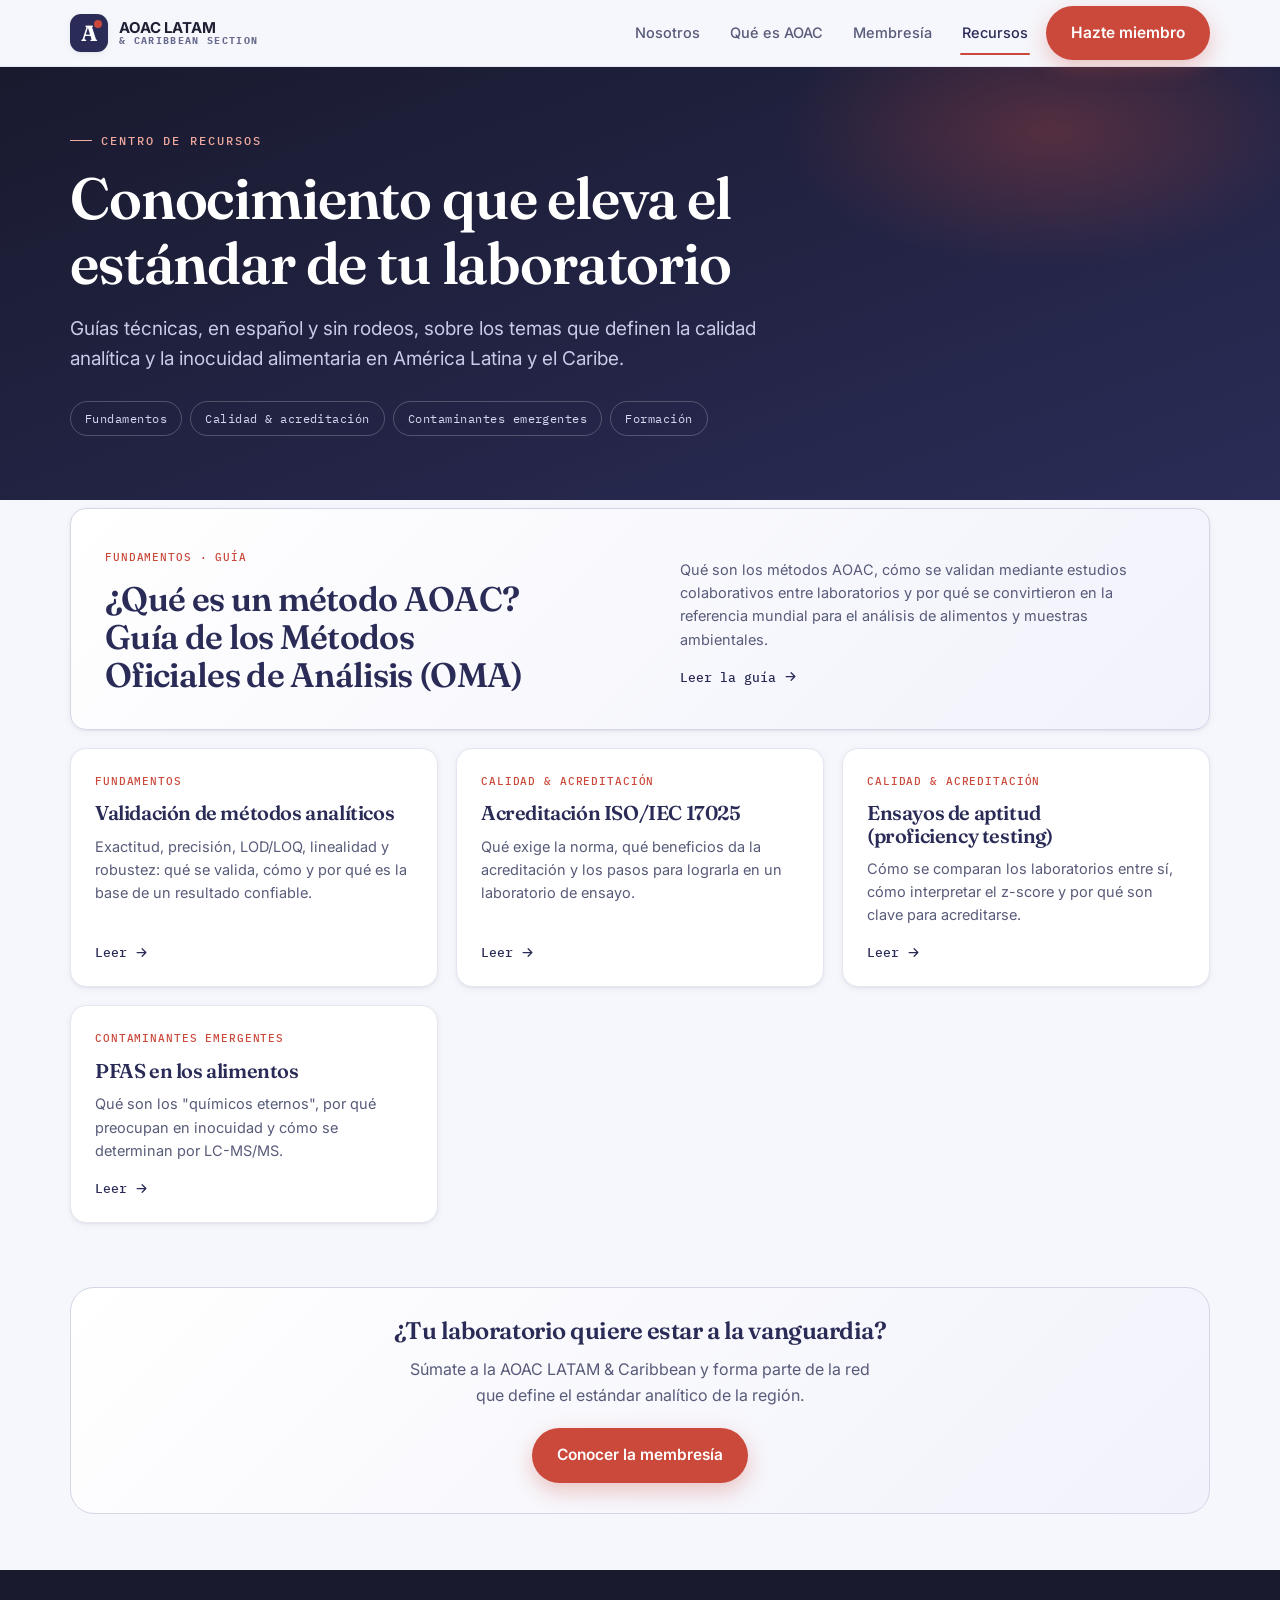
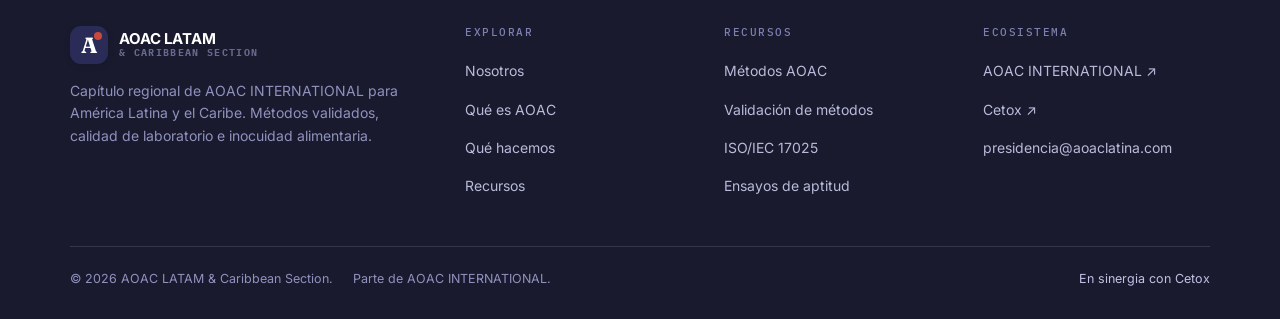
<file: recursos/index.html>
<!doctype html>
<html lang="es">
<head>
<meta charset="utf-8">
<meta name="viewport" content="width=device-width, initial-scale=1">
<title>Centro de recursos · Métodos analíticos, inocuidad alimentaria y calidad de laboratorio | AOAC LATAM</title>
<meta name="description" content="Guías y artículos técnicos sobre métodos AOAC, validación de métodos analíticos, acreditación ISO/IEC 17025, ensayos de aptitud y contaminantes emergentes como los PFAS. Conocimiento de referencia para laboratorios de América Latina.">
<link rel="canonical" href="https://aoaclatina.com/recursos/">
<meta property="og:type" content="website">
<meta property="og:title" content="Centro de recursos AOAC LATAM · Métodos, calidad e inocuidad">
<meta property="og:description" content="Guías técnicas sobre métodos AOAC, validación, ISO 17025, ensayos de aptitud y PFAS para laboratorios de América Latina.">
<meta property="og:locale" content="es_LA">
<meta name="theme-color" content="#1E1F33">
<link rel="icon" href="data:image/svg+xml,%3Csvg xmlns='http://www.w3.org/2000/svg' viewBox='0 0 100 100'%3E%3Crect width='100' height='100' rx='22' fill='%232A2C57'/%3E%3Ctext x='50' y='68' font-family='Georgia,serif' font-size='52' font-weight='700' text-anchor='middle' fill='%23fff'%3EA%3C/text%3E%3Ccircle cx='73' cy='30' r='9' fill='%23CA493B'/%3E%3C/svg%3E">
<link rel="preconnect" href="https://fonts.googleapis.com"><link rel="preconnect" href="https://fonts.gstatic.com" crossorigin>
<link href="https://fonts.googleapis.com/css2?family=Fraunces:opsz,wght@9..144,400;9..144,500;9..144,600;9..144,700&family=IBM+Plex+Mono:wght@400;500;600&family=Inter:wght@400;450;500;600;700&display=swap" rel="stylesheet">
<link rel="stylesheet" href="../assets/site.css">
<script type="application/ld+json">
{"@context":"https://schema.org","@type":"Blog","name":"Centro de recursos AOAC LATAM","url":"https://aoaclatina.com/recursos/","description":"Guías técnicas sobre métodos analíticos, validación, acreditación e inocuidad alimentaria.","publisher":{"@type":"Organization","name":"AOAC LATAM & Caribbean Section","url":"https://aoaclatina.com"},"blogPost":[
{"@type":"BlogPosting","headline":"¿Qué es un método AOAC? Guía de los Métodos Oficiales de Análisis (OMA)","url":"https://aoaclatina.com/recursos/que-es-un-metodo-aoac.html"},
{"@type":"BlogPosting","headline":"Validación de métodos analíticos: qué es, parámetros y por qué importa","url":"https://aoaclatina.com/recursos/validacion-de-metodos-analiticos.html"},
{"@type":"BlogPosting","headline":"Acreditación ISO/IEC 17025: qué es y cómo la logra un laboratorio","url":"https://aoaclatina.com/recursos/acreditacion-iso-17025.html"},
{"@type":"BlogPosting","headline":"Ensayos de aptitud (proficiency testing): qué son y para qué sirven","url":"https://aoaclatina.com/recursos/ensayos-de-aptitud.html"},
{"@type":"BlogPosting","headline":"PFAS en los alimentos: qué son, riesgos y cómo se analizan","url":"https://aoaclatina.com/recursos/pfas-en-alimentos.html"}
]}
</script>
</head>
<body>

<header class="site">
  <div class="wrap nav">
    <a class="brand" href="../" aria-label="AOAC LATAM & Caribbean — inicio">
      <span class="logo"><b>A</b><i></i></span>
      <span class="txt"><b>AOAC LATAM</b><span>&amp; Caribbean Section</span></span>
    </a>
    <nav class="nav-links" aria-label="Principal">
      <a href="../#nosotros">Nosotros</a>
      <a href="../#que-es">Qué es AOAC</a>
      <a href="../#membresia">Membresía</a>
      <a href="./" aria-current="page">Recursos</a>
    </nav>
    <a class="btn btn-primary nav-cta" href="../#membresia">Hazte miembro</a>
    <button class="burger" id="burger" aria-label="Abrir menú" aria-expanded="false" aria-controls="mobileMenu">
      <svg aria-hidden="true" viewBox="0 0 24 24" fill="none" stroke="currentColor" stroke-width="2" stroke-linecap="round"><path d="M4 7h16M4 12h16M4 17h16"/></svg>
    </button>
  </div>
  <nav class="mobile-menu" id="mobileMenu" aria-label="Menú móvil">
    <a href="../#nosotros">Nosotros</a><a href="../#que-es">Qué es AOAC</a><a href="../#hacemos">Qué hacemos</a>
    <a href="../#membresia">Membresía</a><a href="./" aria-current="page">Recursos</a><a href="../#junta">Junta directiva</a>
    <a class="btn btn-primary" href="../#membresia">Hazte miembro</a>
  </nav>
</header>

<main>
  <section class="hub">
    <div class="wrap">
      <span class="eyebrow on-dark">Centro de recursos</span>
      <h1>Conocimiento que eleva el estándar de tu laboratorio</h1>
      <p>Guías técnicas, en español y sin rodeos, sobre los temas que definen la calidad analítica y la inocuidad alimentaria en América Latina y el Caribe.</p>
      <div class="cats">
        <span class="cat">Fundamentos</span>
        <span class="cat">Calidad &amp; acreditación</span>
        <span class="cat">Contaminantes emergentes</span>
        <span class="cat">Formación</span>
      </div>
    </div>
  </section>

  <section style="padding-top:0;margin-top:-30px;position:relative;z-index:5">
    <div class="wrap">
      <div class="post-grid">

        <a class="post-card feat" href="que-es-un-metodo-aoac.html" data-reveal>
          <div>
            <span class="tag">Fundamentos · Guía</span>
            <h3>¿Qué es un método AOAC? Guía de los Métodos Oficiales de Análisis (OMA)</h3>
          </div>
          <div>
            <p>Qué son los métodos AOAC, cómo se validan mediante estudios colaborativos entre laboratorios y por qué se convirtieron en la referencia mundial para el análisis de alimentos y muestras ambientales.</p>
            <span class="more">Leer la guía
              <svg aria-hidden="true" viewBox="0 0 24 24" fill="none" stroke="currentColor" stroke-width="2" stroke-linecap="round" stroke-linejoin="round"><path d="M5 12h14M13 6l6 6-6 6"/></svg>
            </span>
          </div>
        </a>

        <a class="post-card" href="validacion-de-metodos-analiticos.html" data-reveal>
          <span class="tag">Fundamentos</span>
          <h3>Validación de métodos analíticos</h3>
          <p>Exactitud, precisión, LOD/LOQ, linealidad y robustez: qué se valida, cómo y por qué es la base de un resultado confiable.</p>
          <span class="more">Leer
            <svg aria-hidden="true" viewBox="0 0 24 24" fill="none" stroke="currentColor" stroke-width="2" stroke-linecap="round" stroke-linejoin="round"><path d="M5 12h14M13 6l6 6-6 6"/></svg>
          </span>
        </a>

        <a class="post-card" href="acreditacion-iso-17025.html" data-reveal>
          <span class="tag">Calidad &amp; acreditación</span>
          <h3>Acreditación ISO/IEC 17025</h3>
          <p>Qué exige la norma, qué beneficios da la acreditación y los pasos para lograrla en un laboratorio de ensayo.</p>
          <span class="more">Leer
            <svg aria-hidden="true" viewBox="0 0 24 24" fill="none" stroke="currentColor" stroke-width="2" stroke-linecap="round" stroke-linejoin="round"><path d="M5 12h14M13 6l6 6-6 6"/></svg>
          </span>
        </a>

        <a class="post-card" href="ensayos-de-aptitud.html" data-reveal>
          <span class="tag">Calidad &amp; acreditación</span>
          <h3>Ensayos de aptitud (proficiency testing)</h3>
          <p>Cómo se comparan los laboratorios entre sí, cómo interpretar el z-score y por qué son clave para acreditarse.</p>
          <span class="more">Leer
            <svg aria-hidden="true" viewBox="0 0 24 24" fill="none" stroke="currentColor" stroke-width="2" stroke-linecap="round" stroke-linejoin="round"><path d="M5 12h14M13 6l6 6-6 6"/></svg>
          </span>
        </a>

        <a class="post-card" href="pfas-en-alimentos.html" data-reveal>
          <span class="tag">Contaminantes emergentes</span>
          <h3>PFAS en los alimentos</h3>
          <p>Qué son los "químicos eternos", por qué preocupan en inocuidad y cómo se determinan por LC-MS/MS.</p>
          <span class="more">Leer
            <svg aria-hidden="true" viewBox="0 0 24 24" fill="none" stroke="currentColor" stroke-width="2" stroke-linecap="round" stroke-linejoin="round"><path d="M5 12h14M13 6l6 6-6 6"/></svg>
          </span>
        </a>

      </div>
    </div>
  </section>

  <section style="padding-top:8px">
    <div class="wrap">
      <div class="article-cta" style="margin:0">
        <h2>¿Tu laboratorio quiere estar a la vanguardia?</h2>
        <p>Súmate a la AOAC LATAM &amp; Caribbean y forma parte de la red que define el estándar analítico de la región.</p>
        <a class="btn btn-primary" href="../#membresia">Conocer la membresía</a>
      </div>
    </div>
  </section>
</main>

<footer class="site">
  <div class="wrap">
    <div class="foot-grid">
      <div class="foot-brand">
        <a class="brand" href="../"><span class="logo"><b>A</b><i></i></span><span class="txt"><b>AOAC LATAM</b><span>&amp; Caribbean Section</span></span></a>
        <p>Capítulo regional de AOAC INTERNATIONAL para América Latina y el Caribe. Métodos validados, calidad de laboratorio e inocuidad alimentaria.</p>
      </div>
      <div class="foot-col"><h4>Explorar</h4><a href="../#nosotros">Nosotros</a><a href="../#que-es">Qué es AOAC</a><a href="../#hacemos">Qué hacemos</a><a href="./">Recursos</a></div>
      <div class="foot-col"><h4>Recursos</h4><a href="que-es-un-metodo-aoac.html">Métodos AOAC</a><a href="validacion-de-metodos-analiticos.html">Validación de métodos</a><a href="acreditacion-iso-17025.html">ISO/IEC 17025</a><a href="ensayos-de-aptitud.html">Ensayos de aptitud</a></div>
      <div class="foot-col"><h4>Ecosistema</h4><a href="https://www.aoac.org" target="_blank" rel="noopener">AOAC INTERNATIONAL ↗</a><a href="https://cetox.com.pe" target="_blank" rel="noopener">Cetox ↗</a><a href="mailto:presidencia@aoaclatina.com">presidencia@aoaclatina.com</a></div>
    </div>
    <div class="foot-bottom">
      <span>© <span id="yr">2026</span> AOAC LATAM &amp; Caribbean Section.</span>
      <span>Parte de AOAC INTERNATIONAL.</span>
      <a class="sep" href="https://cetox.com.pe" target="_blank" rel="noopener">En sinergia con Cetox</a>
    </div>
  </div>
</footer>
<script src="../assets/site.js"></script>
</body>
</html>
</file>
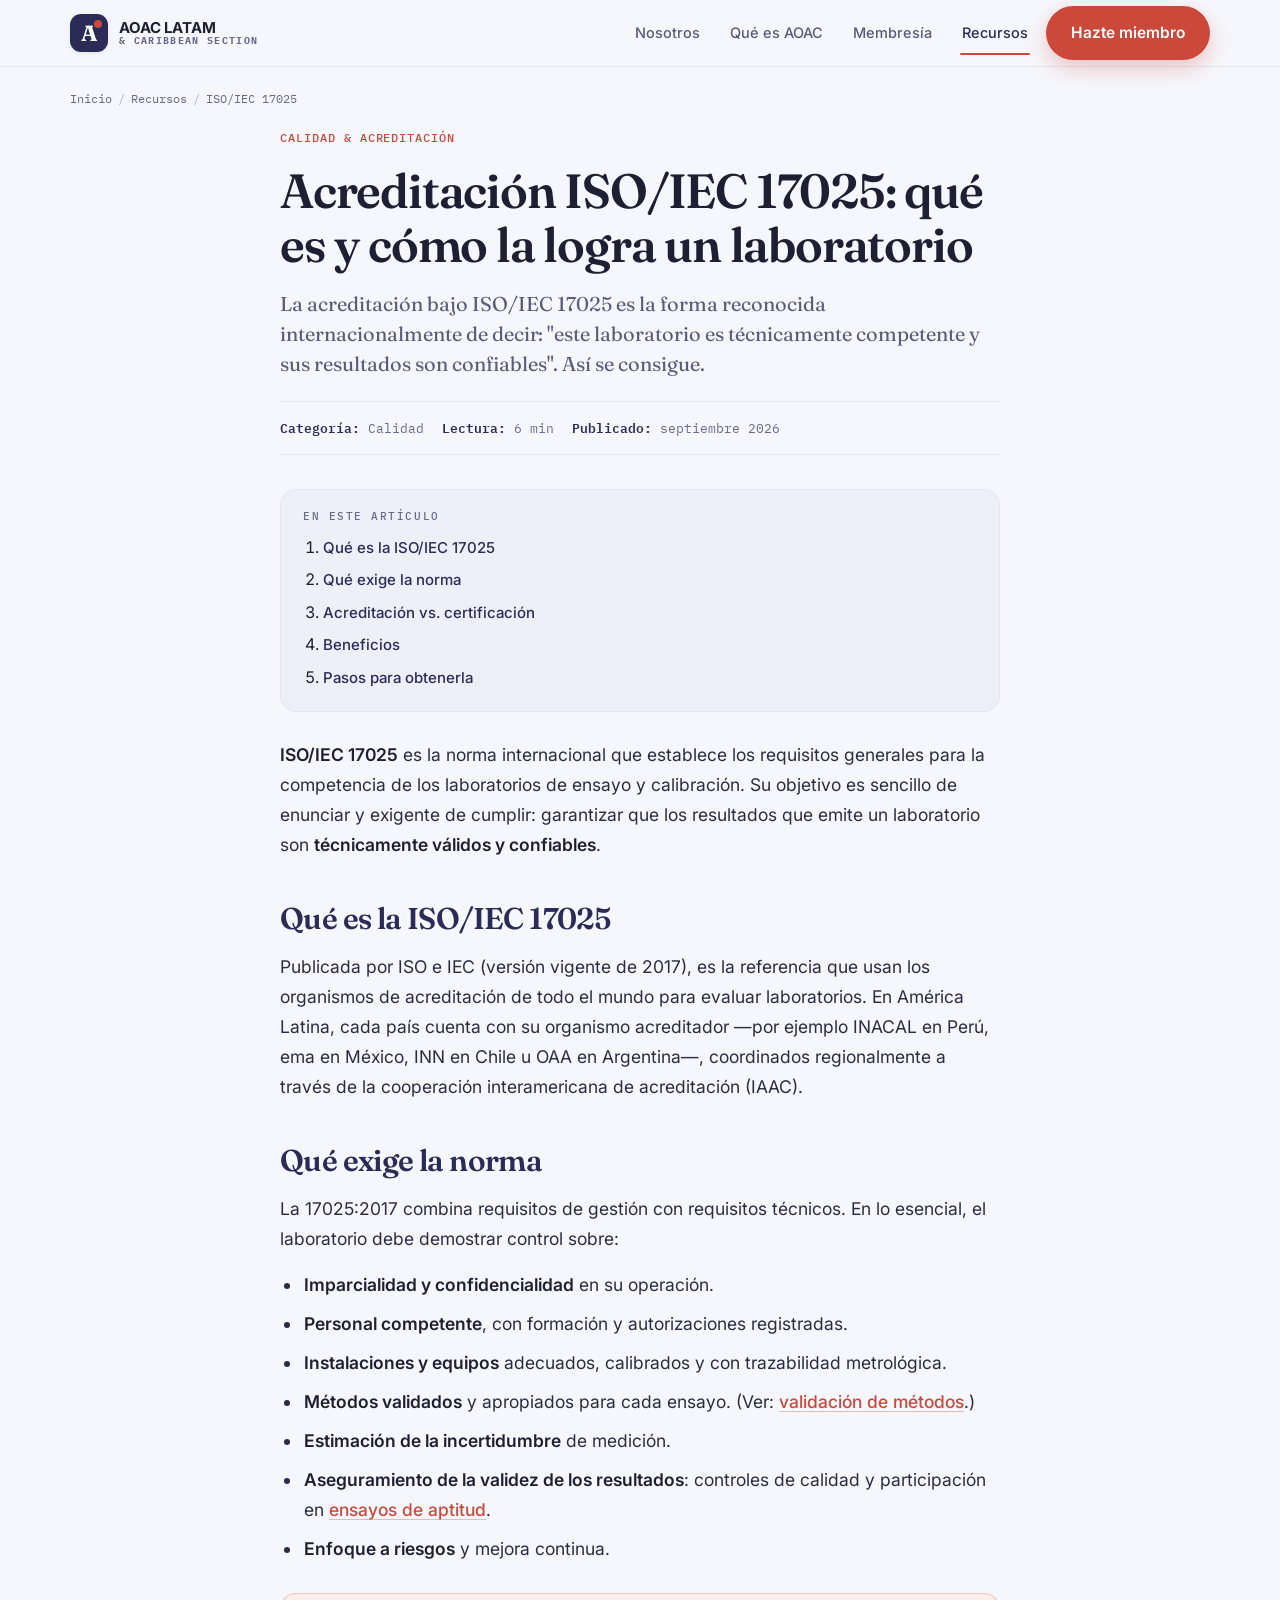
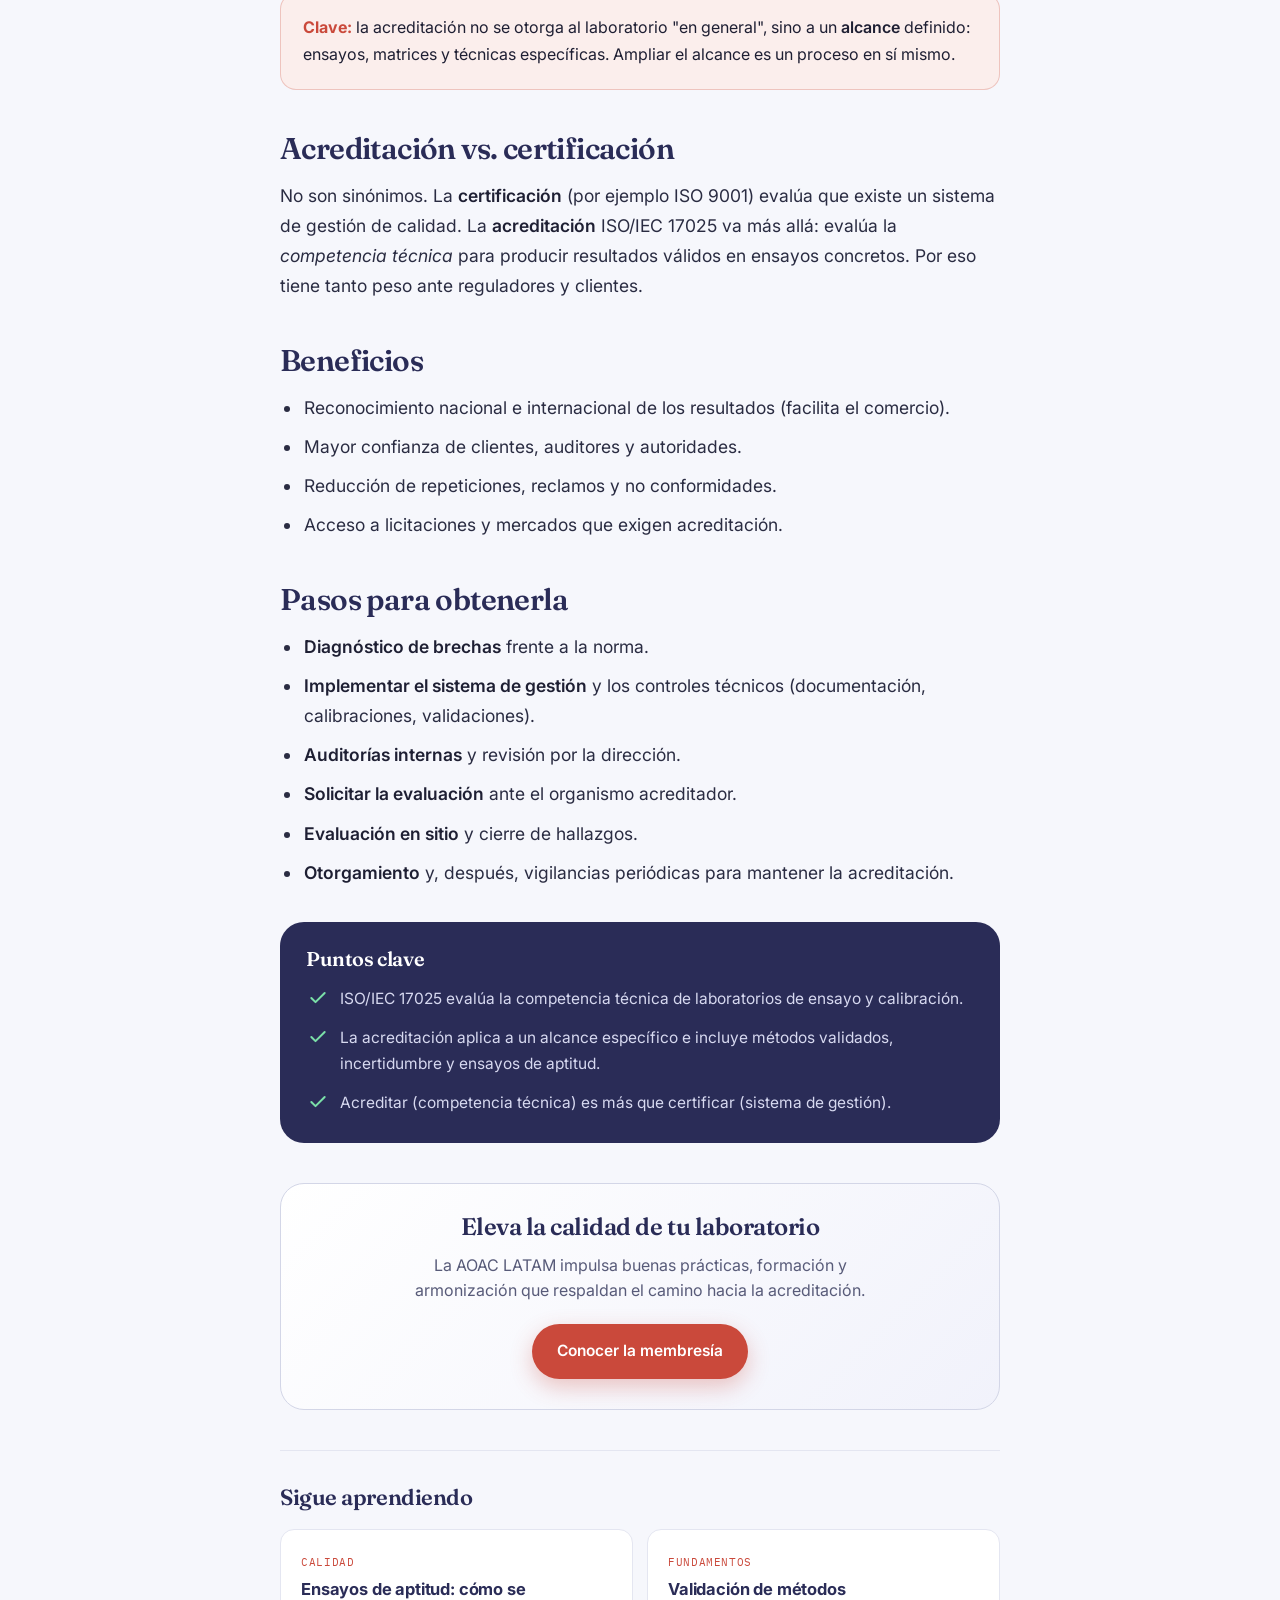
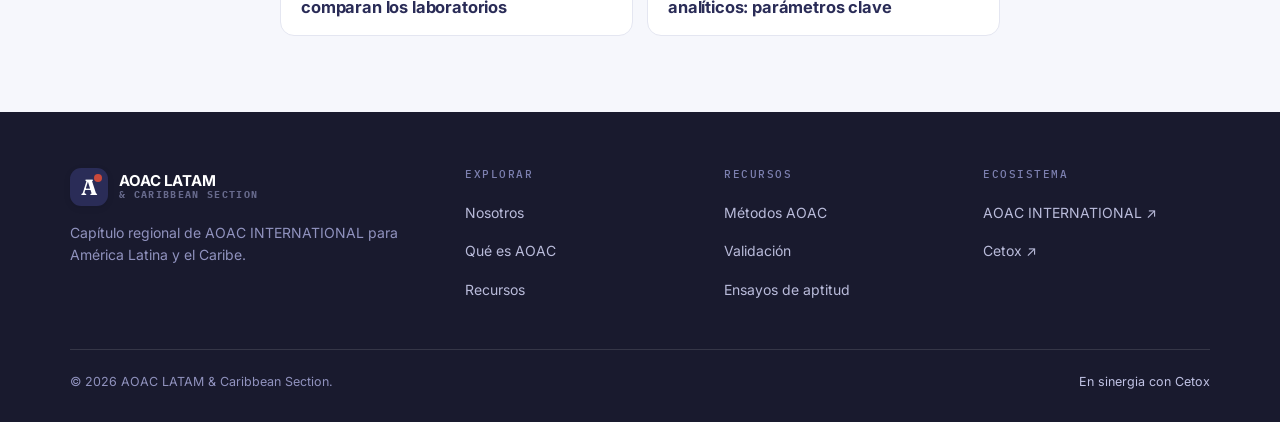
<file: recursos/acreditacion-iso-17025.html>
<!doctype html>
<html lang="es">
<head>
<meta charset="utf-8">
<meta name="viewport" content="width=device-width, initial-scale=1">
<title>Acreditación ISO/IEC 17025: qué es y cómo la logra un laboratorio | AOAC LATAM</title>
<meta name="description" content="Qué es la norma ISO/IEC 17025, qué exige a un laboratorio de ensayo y calibración, qué beneficios da la acreditación y los pasos para obtenerla en América Latina.">
<link rel="canonical" href="https://aoaclatina.com/recursos/acreditacion-iso-17025.html">
<meta property="og:type" content="article">
<meta property="og:title" content="Acreditación ISO/IEC 17025: guía para laboratorios">
<meta property="og:description" content="Qué exige la norma ISO/IEC 17025, qué beneficios da la acreditación y los pasos para obtenerla.">
<meta property="og:locale" content="es_LA">
<meta name="theme-color" content="#1E1F33">
<link rel="icon" href="data:image/svg+xml,%3Csvg xmlns='http://www.w3.org/2000/svg' viewBox='0 0 100 100'%3E%3Crect width='100' height='100' rx='22' fill='%232A2C57'/%3E%3Ctext x='50' y='68' font-family='Georgia,serif' font-size='52' font-weight='700' text-anchor='middle' fill='%23fff'%3EA%3C/text%3E%3Ccircle cx='73' cy='30' r='9' fill='%23CA493B'/%3E%3C/svg%3E">
<link rel="preconnect" href="https://fonts.googleapis.com"><link rel="preconnect" href="https://fonts.gstatic.com" crossorigin>
<link href="https://fonts.googleapis.com/css2?family=Fraunces:opsz,wght@9..144,400;9..144,500;9..144,600;9..144,700&family=IBM+Plex+Mono:wght@400;500;600&family=Inter:wght@400;450;500;600;700&display=swap" rel="stylesheet">
<link rel="stylesheet" href="../assets/site.css">
<script type="application/ld+json">
{"@context":"https://schema.org","@type":"BlogPosting","headline":"Acreditación ISO/IEC 17025: qué es y cómo la logra un laboratorio","description":"Qué exige la norma ISO/IEC 17025, qué beneficios da la acreditación y los pasos para obtenerla.","inLanguage":"es","datePublished":"2026-09-07","dateModified":"2026-09-07","author":{"@type":"Organization","name":"AOAC LATAM & Caribbean Section"},"publisher":{"@type":"Organization","name":"AOAC LATAM & Caribbean Section","url":"https://aoaclatina.com"},"mainEntityOfPage":"https://aoaclatina.com/recursos/acreditacion-iso-17025.html","articleSection":"Calidad","keywords":["ISO 17025","acreditación de laboratorios","competencia técnica","calidad de laboratorio"]}
</script>
<script type="application/ld+json">
{"@context":"https://schema.org","@type":"BreadcrumbList","itemListElement":[{"@type":"ListItem","position":1,"name":"Inicio","item":"https://aoaclatina.com/"},{"@type":"ListItem","position":2,"name":"Recursos","item":"https://aoaclatina.com/recursos/"},{"@type":"ListItem","position":3,"name":"Acreditación ISO/IEC 17025"}]}
</script>
</head>
<body>

<header class="site">
  <div class="wrap nav">
    <a class="brand" href="../" aria-label="AOAC LATAM & Caribbean — inicio"><span class="logo"><b>A</b><i></i></span><span class="txt"><b>AOAC LATAM</b><span>&amp; Caribbean Section</span></span></a>
    <nav class="nav-links" aria-label="Principal"><a href="../#nosotros">Nosotros</a><a href="../#que-es">Qué es AOAC</a><a href="../#membresia">Membresía</a><a href="./" aria-current="page">Recursos</a></nav>
    <a class="btn btn-primary nav-cta" href="../#membresia">Hazte miembro</a>
    <button class="burger" id="burger" aria-label="Abrir menú" aria-expanded="false" aria-controls="mobileMenu"><svg aria-hidden="true" viewBox="0 0 24 24" fill="none" stroke="currentColor" stroke-width="2" stroke-linecap="round"><path d="M4 7h16M4 12h16M4 17h16"/></svg></button>
  </div>
  <nav class="mobile-menu" id="mobileMenu" aria-label="Menú móvil"><a href="../#nosotros">Nosotros</a><a href="../#que-es">Qué es AOAC</a><a href="../#hacemos">Qué hacemos</a><a href="../#membresia">Membresía</a><a href="./">Recursos</a><a class="btn btn-primary" href="../#membresia">Hazte miembro</a></nav>
</header>

<main>
<div class="wrap"><nav class="crumbs" aria-label="Ruta de navegación"><a href="../">Inicio</a><span class="s">/</span><a href="./">Recursos</a><span class="s">/</span><span>ISO/IEC 17025</span></nav></div>

<article class="article">
  <header class="article-head">
    <span class="tag">Calidad &amp; acreditación</span>
    <h1>Acreditación ISO/IEC 17025: qué es y cómo la logra un laboratorio</h1>
    <p class="dek">La acreditación bajo ISO/IEC 17025 es la forma reconocida internacionalmente de decir: "este laboratorio es técnicamente competente y sus resultados son confiables". Así se consigue.</p>
    <div class="article-meta"><span><b>Categoría:</b> Calidad</span><span><b>Lectura:</b> 6 min</span><span><b>Publicado:</b> septiembre 2026</span></div>
  </header>

  <nav class="toc" aria-label="Contenido">
    <h2>En este artículo</h2>
    <ol>
      <li><a href="#que-es">Qué es la ISO/IEC 17025</a></li>
      <li><a href="#exige">Qué exige la norma</a></li>
      <li><a href="#acreditacion-certificacion">Acreditación vs. certificación</a></li>
      <li><a href="#beneficios">Beneficios</a></li>
      <li><a href="#pasos">Pasos para obtenerla</a></li>
    </ol>
  </nav>

  <div class="prose">
    <p><strong>ISO/IEC 17025</strong> es la norma internacional que establece los requisitos generales para la competencia de los laboratorios de ensayo y calibración. Su objetivo es sencillo de enunciar y exigente de cumplir: garantizar que los resultados que emite un laboratorio son <strong>técnicamente válidos y confiables</strong>.</p>

    <h2 id="que-es">Qué es la ISO/IEC 17025</h2>
    <p>Publicada por ISO e IEC (versión vigente de 2017), es la referencia que usan los organismos de acreditación de todo el mundo para evaluar laboratorios. En América Latina, cada país cuenta con su organismo acreditador —por ejemplo INACAL en Perú, ema en México, INN en Chile u OAA en Argentina—, coordinados regionalmente a través de la cooperación interamericana de acreditación (IAAC).</p>

    <h2 id="exige">Qué exige la norma</h2>
    <p>La 17025:2017 combina requisitos de gestión con requisitos técnicos. En lo esencial, el laboratorio debe demostrar control sobre:</p>
    <ul>
      <li><strong>Imparcialidad y confidencialidad</strong> en su operación.</li>
      <li><strong>Personal competente</strong>, con formación y autorizaciones registradas.</li>
      <li><strong>Instalaciones y equipos</strong> adecuados, calibrados y con trazabilidad metrológica.</li>
      <li><strong>Métodos validados</strong> y apropiados para cada ensayo. (Ver: <a href="validacion-de-metodos-analiticos.html">validación de métodos</a>.)</li>
      <li><strong>Estimación de la incertidumbre</strong> de medición.</li>
      <li><strong>Aseguramiento de la validez de los resultados</strong>: controles de calidad y participación en <a href="ensayos-de-aptitud.html">ensayos de aptitud</a>.</li>
      <li><strong>Enfoque a riesgos</strong> y mejora continua.</li>
    </ul>

    <div class="callout"><b>Clave:</b> la acreditación no se otorga al laboratorio "en general", sino a un <strong>alcance</strong> definido: ensayos, matrices y técnicas específicas. Ampliar el alcance es un proceso en sí mismo.</div>

    <h2 id="acreditacion-certificacion">Acreditación vs. certificación</h2>
    <p>No son sinónimos. La <strong>certificación</strong> (por ejemplo ISO 9001) evalúa que existe un sistema de gestión de calidad. La <strong>acreditación</strong> ISO/IEC 17025 va más allá: evalúa la <em>competencia técnica</em> para producir resultados válidos en ensayos concretos. Por eso tiene tanto peso ante reguladores y clientes.</p>

    <h2 id="beneficios">Beneficios</h2>
    <ul>
      <li>Reconocimiento nacional e internacional de los resultados (facilita el comercio).</li>
      <li>Mayor confianza de clientes, auditores y autoridades.</li>
      <li>Reducción de repeticiones, reclamos y no conformidades.</li>
      <li>Acceso a licitaciones y mercados que exigen acreditación.</li>
    </ul>

    <h2 id="pasos">Pasos para obtenerla</h2>
    <ul>
      <li><strong>Diagnóstico de brechas</strong> frente a la norma.</li>
      <li><strong>Implementar el sistema de gestión</strong> y los controles técnicos (documentación, calibraciones, validaciones).</li>
      <li><strong>Auditorías internas</strong> y revisión por la dirección.</li>
      <li><strong>Solicitar la evaluación</strong> ante el organismo acreditador.</li>
      <li><strong>Evaluación en sitio</strong> y cierre de hallazgos.</li>
      <li><strong>Otorgamiento</strong> y, después, vigilancias periódicas para mantener la acreditación.</li>
    </ul>

    <div class="takeaways">
      <h2>Puntos clave</h2>
      <ul>
        <li><svg aria-hidden="true" viewBox="0 0 24 24" fill="none" stroke="currentColor" stroke-width="2.4" stroke-linecap="round" stroke-linejoin="round"><path d="M20 6 9 17l-5-5"/></svg>ISO/IEC 17025 evalúa la competencia técnica de laboratorios de ensayo y calibración.</li>
        <li><svg aria-hidden="true" viewBox="0 0 24 24" fill="none" stroke="currentColor" stroke-width="2.4" stroke-linecap="round" stroke-linejoin="round"><path d="M20 6 9 17l-5-5"/></svg>La acreditación aplica a un alcance específico e incluye métodos validados, incertidumbre y ensayos de aptitud.</li>
        <li><svg aria-hidden="true" viewBox="0 0 24 24" fill="none" stroke="currentColor" stroke-width="2.4" stroke-linecap="round" stroke-linejoin="round"><path d="M20 6 9 17l-5-5"/></svg>Acreditar (competencia técnica) es más que certificar (sistema de gestión).</li>
      </ul>
    </div>
  </div>

  <div class="article-cta">
    <h2>Eleva la calidad de tu laboratorio</h2>
    <p>La AOAC LATAM impulsa buenas prácticas, formación y armonización que respaldan el camino hacia la acreditación.</p>
    <a class="btn btn-primary" href="../#membresia">Conocer la membresía</a>
  </div>

  <section class="related" aria-label="Artículos relacionados">
    <h2>Sigue aprendiendo</h2>
    <div class="rel-grid">
      <a class="rel" href="ensayos-de-aptitud.html"><span class="tag">Calidad</span><h3>Ensayos de aptitud: cómo se comparan los laboratorios</h3></a>
      <a class="rel" href="validacion-de-metodos-analiticos.html"><span class="tag">Fundamentos</span><h3>Validación de métodos analíticos: parámetros clave</h3></a>
    </div>
  </section>
</article>
</main>

<footer class="site">
  <div class="wrap">
    <div class="foot-grid">
      <div class="foot-brand"><a class="brand" href="../"><span class="logo"><b>A</b><i></i></span><span class="txt"><b>AOAC LATAM</b><span>&amp; Caribbean Section</span></span></a><p>Capítulo regional de AOAC INTERNATIONAL para América Latina y el Caribe.</p></div>
      <div class="foot-col"><h4>Explorar</h4><a href="../#nosotros">Nosotros</a><a href="../#que-es">Qué es AOAC</a><a href="./">Recursos</a></div>
      <div class="foot-col"><h4>Recursos</h4><a href="que-es-un-metodo-aoac.html">Métodos AOAC</a><a href="validacion-de-metodos-analiticos.html">Validación</a><a href="ensayos-de-aptitud.html">Ensayos de aptitud</a></div>
      <div class="foot-col"><h4>Ecosistema</h4><a href="https://www.aoac.org" target="_blank" rel="noopener">AOAC INTERNATIONAL ↗</a><a href="https://cetox.com.pe" target="_blank" rel="noopener">Cetox ↗</a></div>
    </div>
    <div class="foot-bottom"><span>© <span id="yr">2026</span> AOAC LATAM &amp; Caribbean Section.</span><a class="sep" href="https://cetox.com.pe" target="_blank" rel="noopener">En sinergia con Cetox</a></div>
  </div>
</footer>
<script src="../assets/site.js"></script>
</body>
</html>
</file>
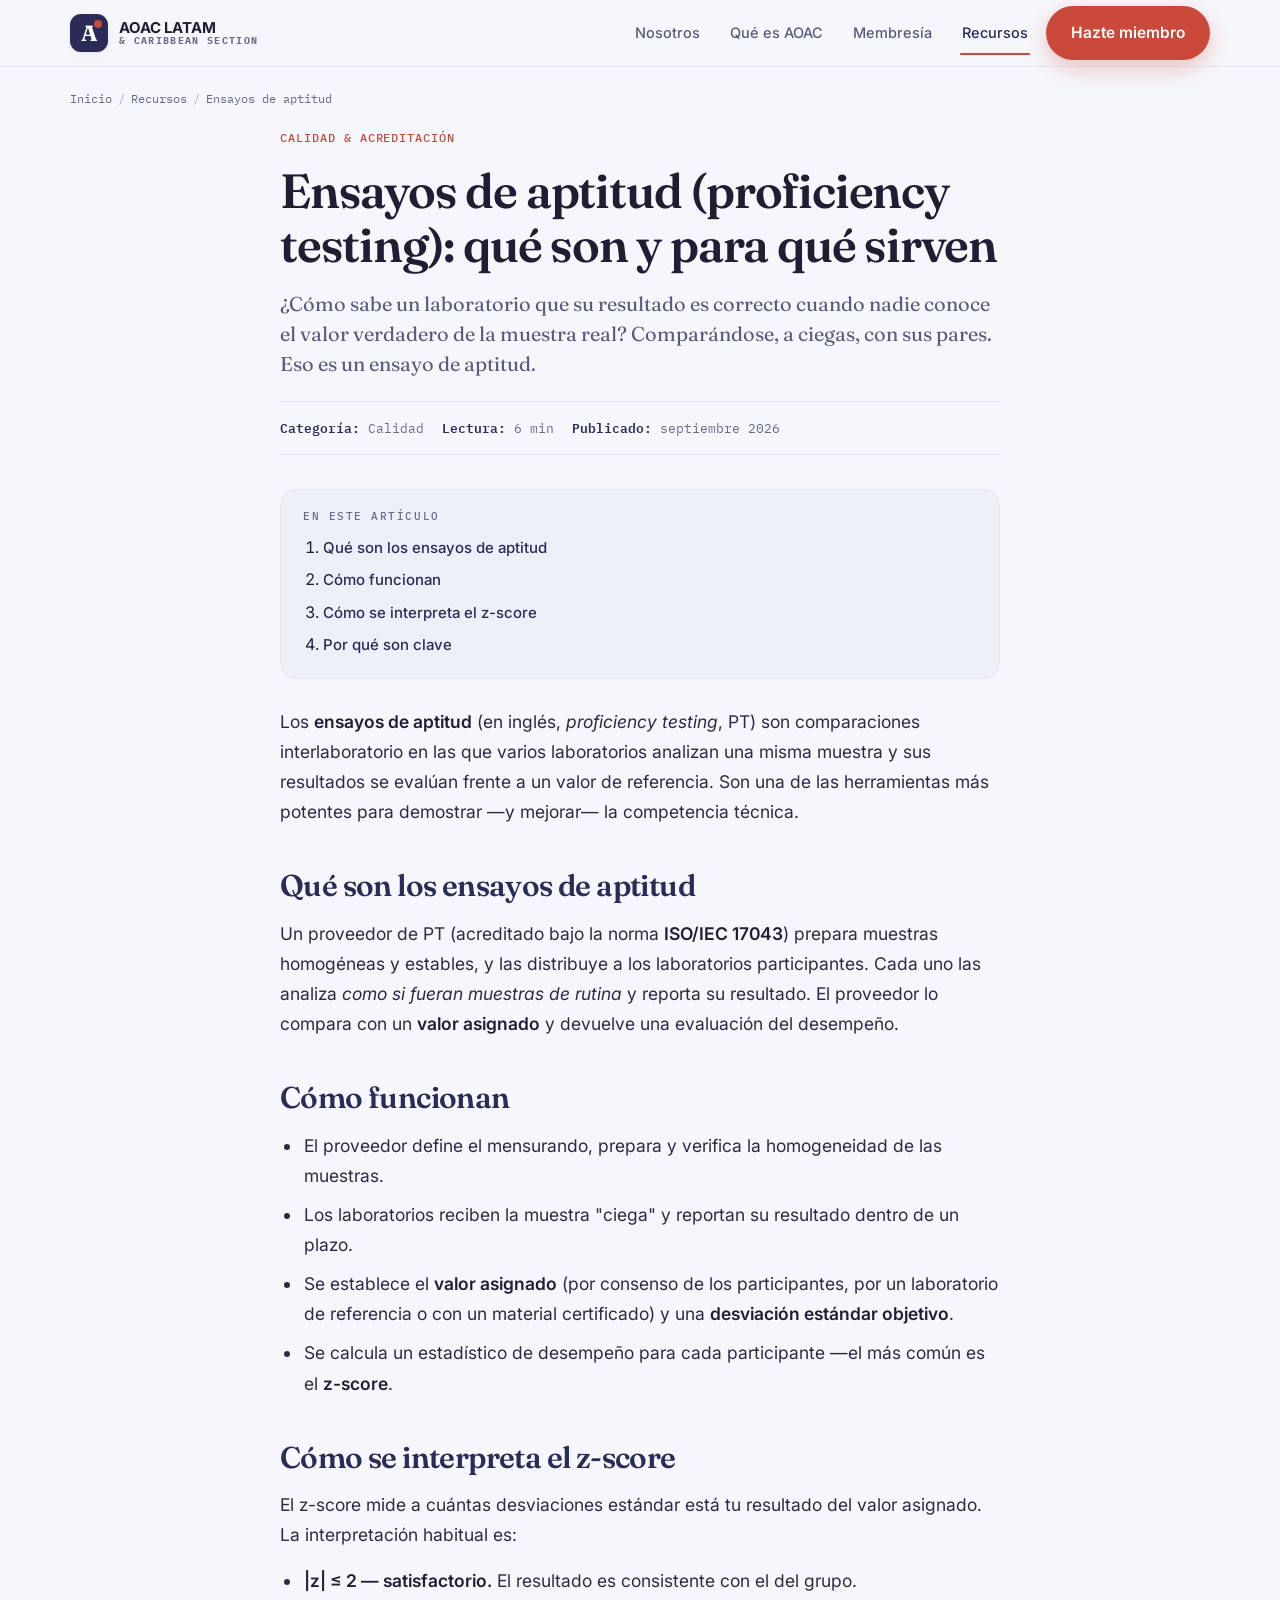
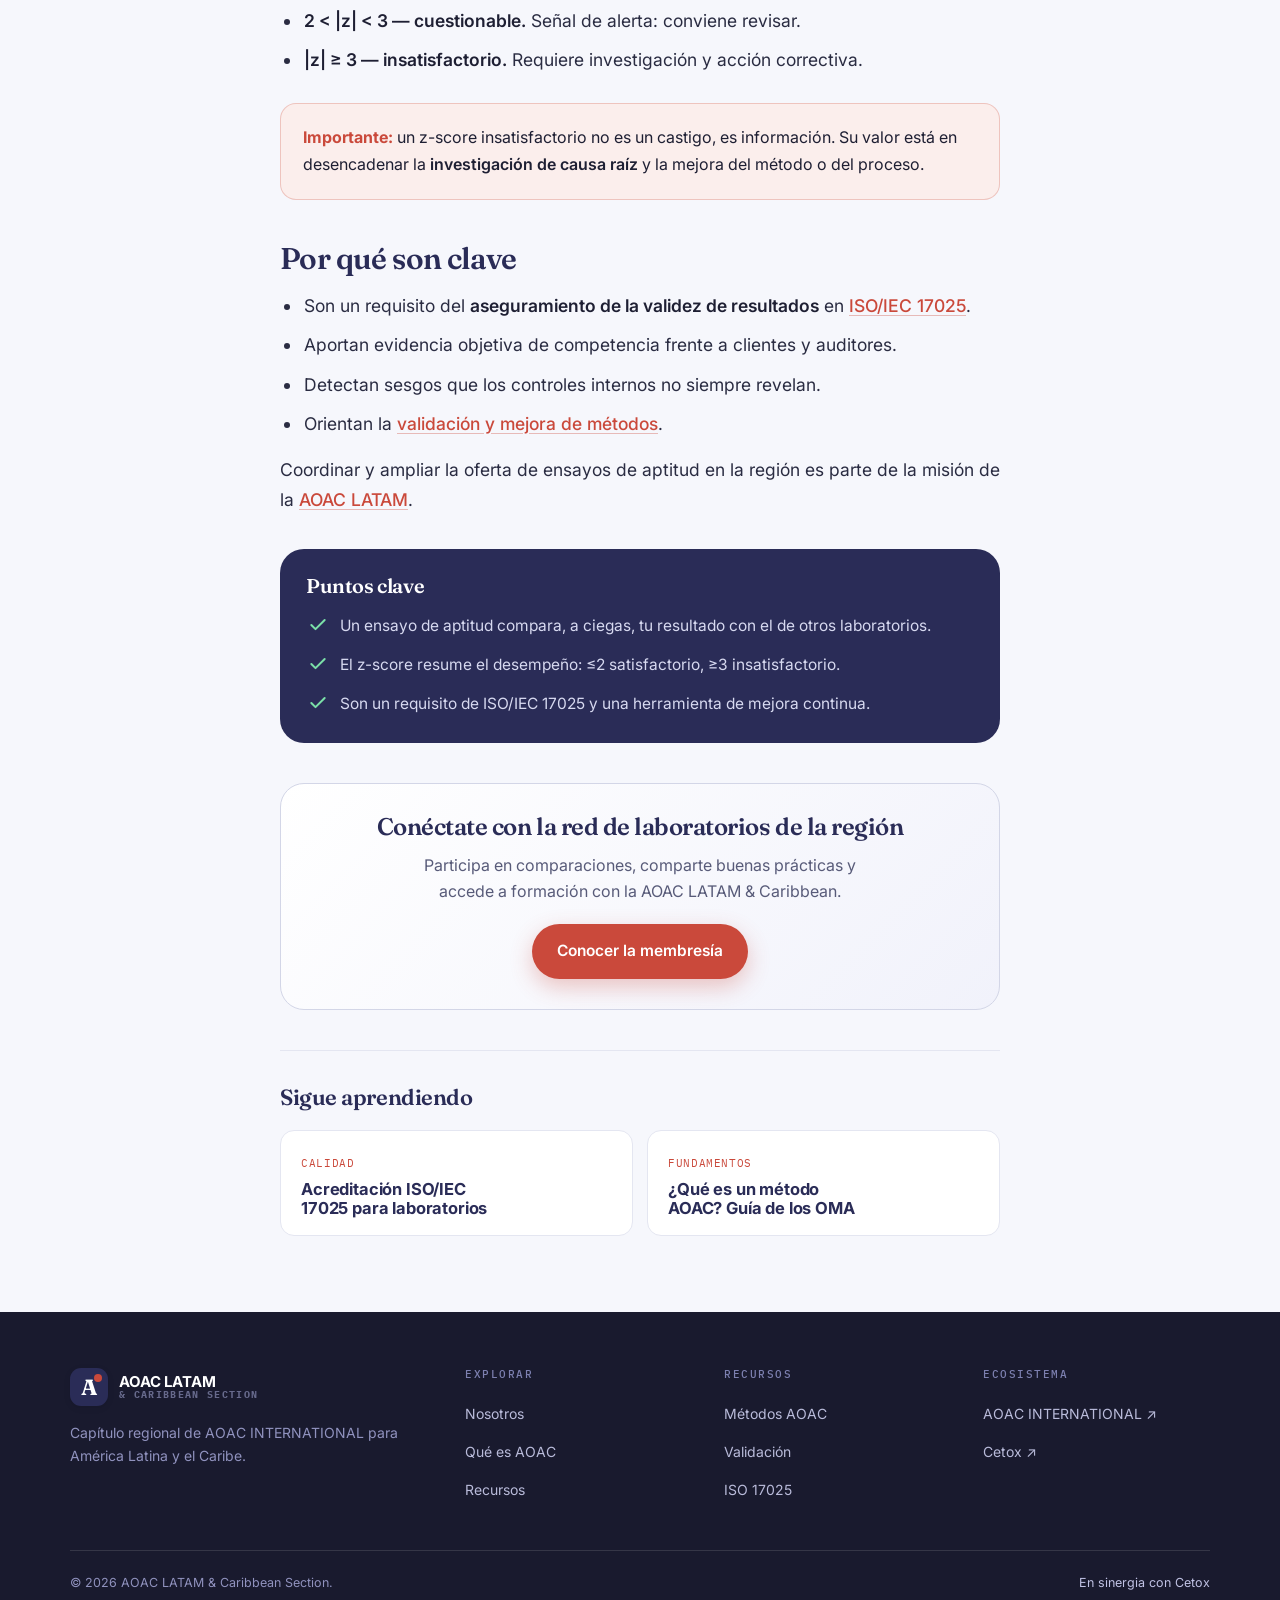
<file: recursos/ensayos-de-aptitud.html>
<!doctype html>
<html lang="es">
<head>
<meta charset="utf-8">
<meta name="viewport" content="width=device-width, initial-scale=1">
<title>Ensayos de aptitud (proficiency testing): qué son y para qué sirven | AOAC LATAM</title>
<meta name="description" content="Qué son los ensayos de aptitud o proficiency testing, cómo funciona la comparación entre laboratorios, cómo se interpreta el z-score y por qué son clave para la acreditación ISO/IEC 17025.">
<link rel="canonical" href="https://aoaclatina.com/recursos/ensayos-de-aptitud.html">
<meta property="og:type" content="article">
<meta property="og:title" content="Ensayos de aptitud (proficiency testing): qué son y para qué sirven">
<meta property="og:description" content="Cómo se comparan los laboratorios, cómo interpretar el z-score y por qué son clave para acreditarse.">
<meta property="og:locale" content="es_LA">
<meta name="theme-color" content="#1E1F33">
<link rel="icon" href="data:image/svg+xml,%3Csvg xmlns='http://www.w3.org/2000/svg' viewBox='0 0 100 100'%3E%3Crect width='100' height='100' rx='22' fill='%232A2C57'/%3E%3Ctext x='50' y='68' font-family='Georgia,serif' font-size='52' font-weight='700' text-anchor='middle' fill='%23fff'%3EA%3C/text%3E%3Ccircle cx='73' cy='30' r='9' fill='%23CA493B'/%3E%3C/svg%3E">
<link rel="preconnect" href="https://fonts.googleapis.com"><link rel="preconnect" href="https://fonts.gstatic.com" crossorigin>
<link href="https://fonts.googleapis.com/css2?family=Fraunces:opsz,wght@9..144,400;9..144,500;9..144,600;9..144,700&family=IBM+Plex+Mono:wght@400;500;600&family=Inter:wght@400;450;500;600;700&display=swap" rel="stylesheet">
<link rel="stylesheet" href="../assets/site.css">
<script type="application/ld+json">
{"@context":"https://schema.org","@type":"BlogPosting","headline":"Ensayos de aptitud (proficiency testing): qué son y para qué sirven","description":"Cómo funciona la comparación entre laboratorios, cómo se interpreta el z-score y por qué son clave para la acreditación.","inLanguage":"es","datePublished":"2026-09-07","dateModified":"2026-09-07","author":{"@type":"Organization","name":"AOAC LATAM & Caribbean Section"},"publisher":{"@type":"Organization","name":"AOAC LATAM & Caribbean Section","url":"https://aoaclatina.com"},"mainEntityOfPage":"https://aoaclatina.com/recursos/ensayos-de-aptitud.html","articleSection":"Calidad","keywords":["ensayos de aptitud","proficiency testing","z-score","comparación interlaboratorio","ISO 17043"]}
</script>
<script type="application/ld+json">
{"@context":"https://schema.org","@type":"BreadcrumbList","itemListElement":[{"@type":"ListItem","position":1,"name":"Inicio","item":"https://aoaclatina.com/"},{"@type":"ListItem","position":2,"name":"Recursos","item":"https://aoaclatina.com/recursos/"},{"@type":"ListItem","position":3,"name":"Ensayos de aptitud"}]}
</script>
</head>
<body>

<header class="site">
  <div class="wrap nav">
    <a class="brand" href="../" aria-label="AOAC LATAM & Caribbean — inicio"><span class="logo"><b>A</b><i></i></span><span class="txt"><b>AOAC LATAM</b><span>&amp; Caribbean Section</span></span></a>
    <nav class="nav-links" aria-label="Principal"><a href="../#nosotros">Nosotros</a><a href="../#que-es">Qué es AOAC</a><a href="../#membresia">Membresía</a><a href="./" aria-current="page">Recursos</a></nav>
    <a class="btn btn-primary nav-cta" href="../#membresia">Hazte miembro</a>
    <button class="burger" id="burger" aria-label="Abrir menú" aria-expanded="false" aria-controls="mobileMenu"><svg aria-hidden="true" viewBox="0 0 24 24" fill="none" stroke="currentColor" stroke-width="2" stroke-linecap="round"><path d="M4 7h16M4 12h16M4 17h16"/></svg></button>
  </div>
  <nav class="mobile-menu" id="mobileMenu" aria-label="Menú móvil"><a href="../#nosotros">Nosotros</a><a href="../#que-es">Qué es AOAC</a><a href="../#hacemos">Qué hacemos</a><a href="../#membresia">Membresía</a><a href="./">Recursos</a><a class="btn btn-primary" href="../#membresia">Hazte miembro</a></nav>
</header>

<main>
<div class="wrap"><nav class="crumbs" aria-label="Ruta de navegación"><a href="../">Inicio</a><span class="s">/</span><a href="./">Recursos</a><span class="s">/</span><span>Ensayos de aptitud</span></nav></div>

<article class="article">
  <header class="article-head">
    <span class="tag">Calidad &amp; acreditación</span>
    <h1>Ensayos de aptitud (proficiency testing): qué son y para qué sirven</h1>
    <p class="dek">¿Cómo sabe un laboratorio que su resultado es correcto cuando nadie conoce el valor verdadero de la muestra real? Comparándose, a ciegas, con sus pares. Eso es un ensayo de aptitud.</p>
    <div class="article-meta"><span><b>Categoría:</b> Calidad</span><span><b>Lectura:</b> 6 min</span><span><b>Publicado:</b> septiembre 2026</span></div>
  </header>

  <nav class="toc" aria-label="Contenido">
    <h2>En este artículo</h2>
    <ol>
      <li><a href="#que-son">Qué son los ensayos de aptitud</a></li>
      <li><a href="#como-funcionan">Cómo funcionan</a></li>
      <li><a href="#z-score">Cómo se interpreta el z-score</a></li>
      <li><a href="#por-que">Por qué son clave</a></li>
    </ol>
  </nav>

  <div class="prose">
    <p>Los <strong>ensayos de aptitud</strong> (en inglés, <em>proficiency testing</em>, PT) son comparaciones interlaboratorio en las que varios laboratorios analizan una misma muestra y sus resultados se evalúan frente a un valor de referencia. Son una de las herramientas más potentes para demostrar —y mejorar— la competencia técnica.</p>

    <h2 id="que-son">Qué son los ensayos de aptitud</h2>
    <p>Un proveedor de PT (acreditado bajo la norma <strong>ISO/IEC 17043</strong>) prepara muestras homogéneas y estables, y las distribuye a los laboratorios participantes. Cada uno las analiza <em>como si fueran muestras de rutina</em> y reporta su resultado. El proveedor lo compara con un <strong>valor asignado</strong> y devuelve una evaluación del desempeño.</p>

    <h2 id="como-funcionan">Cómo funcionan</h2>
    <ul>
      <li>El proveedor define el mensurando, prepara y verifica la homogeneidad de las muestras.</li>
      <li>Los laboratorios reciben la muestra "ciega" y reportan su resultado dentro de un plazo.</li>
      <li>Se establece el <strong>valor asignado</strong> (por consenso de los participantes, por un laboratorio de referencia o con un material certificado) y una <strong>desviación estándar objetivo</strong>.</li>
      <li>Se calcula un estadístico de desempeño para cada participante —el más común es el <strong>z-score</strong>.</li>
    </ul>

    <h2 id="z-score">Cómo se interpreta el z-score</h2>
    <p>El z-score mide a cuántas desviaciones estándar está tu resultado del valor asignado. La interpretación habitual es:</p>
    <ul>
      <li><strong>|z| ≤ 2 — satisfactorio.</strong> El resultado es consistente con el del grupo.</li>
      <li><strong>2 &lt; |z| &lt; 3 — cuestionable.</strong> Señal de alerta: conviene revisar.</li>
      <li><strong>|z| ≥ 3 — insatisfactorio.</strong> Requiere investigación y acción correctiva.</li>
    </ul>
    <div class="callout"><b>Importante:</b> un z-score insatisfactorio no es un castigo, es información. Su valor está en desencadenar la <strong>investigación de causa raíz</strong> y la mejora del método o del proceso.</div>

    <h2 id="por-que">Por qué son clave</h2>
    <ul>
      <li>Son un requisito del <strong>aseguramiento de la validez de resultados</strong> en <a href="acreditacion-iso-17025.html">ISO/IEC 17025</a>.</li>
      <li>Aportan evidencia objetiva de competencia frente a clientes y auditores.</li>
      <li>Detectan sesgos que los controles internos no siempre revelan.</li>
      <li>Orientan la <a href="validacion-de-metodos-analiticos.html">validación y mejora de métodos</a>.</li>
    </ul>
    <p>Coordinar y ampliar la oferta de ensayos de aptitud en la región es parte de la misión de la <a href="../#hacemos">AOAC LATAM</a>.</p>

    <div class="takeaways">
      <h2>Puntos clave</h2>
      <ul>
        <li><svg aria-hidden="true" viewBox="0 0 24 24" fill="none" stroke="currentColor" stroke-width="2.4" stroke-linecap="round" stroke-linejoin="round"><path d="M20 6 9 17l-5-5"/></svg>Un ensayo de aptitud compara, a ciegas, tu resultado con el de otros laboratorios.</li>
        <li><svg aria-hidden="true" viewBox="0 0 24 24" fill="none" stroke="currentColor" stroke-width="2.4" stroke-linecap="round" stroke-linejoin="round"><path d="M20 6 9 17l-5-5"/></svg>El z-score resume el desempeño: ≤2 satisfactorio, ≥3 insatisfactorio.</li>
        <li><svg aria-hidden="true" viewBox="0 0 24 24" fill="none" stroke="currentColor" stroke-width="2.4" stroke-linecap="round" stroke-linejoin="round"><path d="M20 6 9 17l-5-5"/></svg>Son un requisito de ISO/IEC 17025 y una herramienta de mejora continua.</li>
      </ul>
    </div>
  </div>

  <div class="article-cta">
    <h2>Conéctate con la red de laboratorios de la región</h2>
    <p>Participa en comparaciones, comparte buenas prácticas y accede a formación con la AOAC LATAM &amp; Caribbean.</p>
    <a class="btn btn-primary" href="../#membresia">Conocer la membresía</a>
  </div>

  <section class="related" aria-label="Artículos relacionados">
    <h2>Sigue aprendiendo</h2>
    <div class="rel-grid">
      <a class="rel" href="acreditacion-iso-17025.html"><span class="tag">Calidad</span><h3>Acreditación ISO/IEC 17025 para laboratorios</h3></a>
      <a class="rel" href="que-es-un-metodo-aoac.html"><span class="tag">Fundamentos</span><h3>¿Qué es un método AOAC? Guía de los OMA</h3></a>
    </div>
  </section>
</article>
</main>

<footer class="site">
  <div class="wrap">
    <div class="foot-grid">
      <div class="foot-brand"><a class="brand" href="../"><span class="logo"><b>A</b><i></i></span><span class="txt"><b>AOAC LATAM</b><span>&amp; Caribbean Section</span></span></a><p>Capítulo regional de AOAC INTERNATIONAL para América Latina y el Caribe.</p></div>
      <div class="foot-col"><h4>Explorar</h4><a href="../#nosotros">Nosotros</a><a href="../#que-es">Qué es AOAC</a><a href="./">Recursos</a></div>
      <div class="foot-col"><h4>Recursos</h4><a href="que-es-un-metodo-aoac.html">Métodos AOAC</a><a href="validacion-de-metodos-analiticos.html">Validación</a><a href="acreditacion-iso-17025.html">ISO 17025</a></div>
      <div class="foot-col"><h4>Ecosistema</h4><a href="https://www.aoac.org" target="_blank" rel="noopener">AOAC INTERNATIONAL ↗</a><a href="https://cetox.com.pe" target="_blank" rel="noopener">Cetox ↗</a></div>
    </div>
    <div class="foot-bottom"><span>© <span id="yr">2026</span> AOAC LATAM &amp; Caribbean Section.</span><a class="sep" href="https://cetox.com.pe" target="_blank" rel="noopener">En sinergia con Cetox</a></div>
  </div>
</footer>
<script src="../assets/site.js"></script>
</body>
</html>
</file>
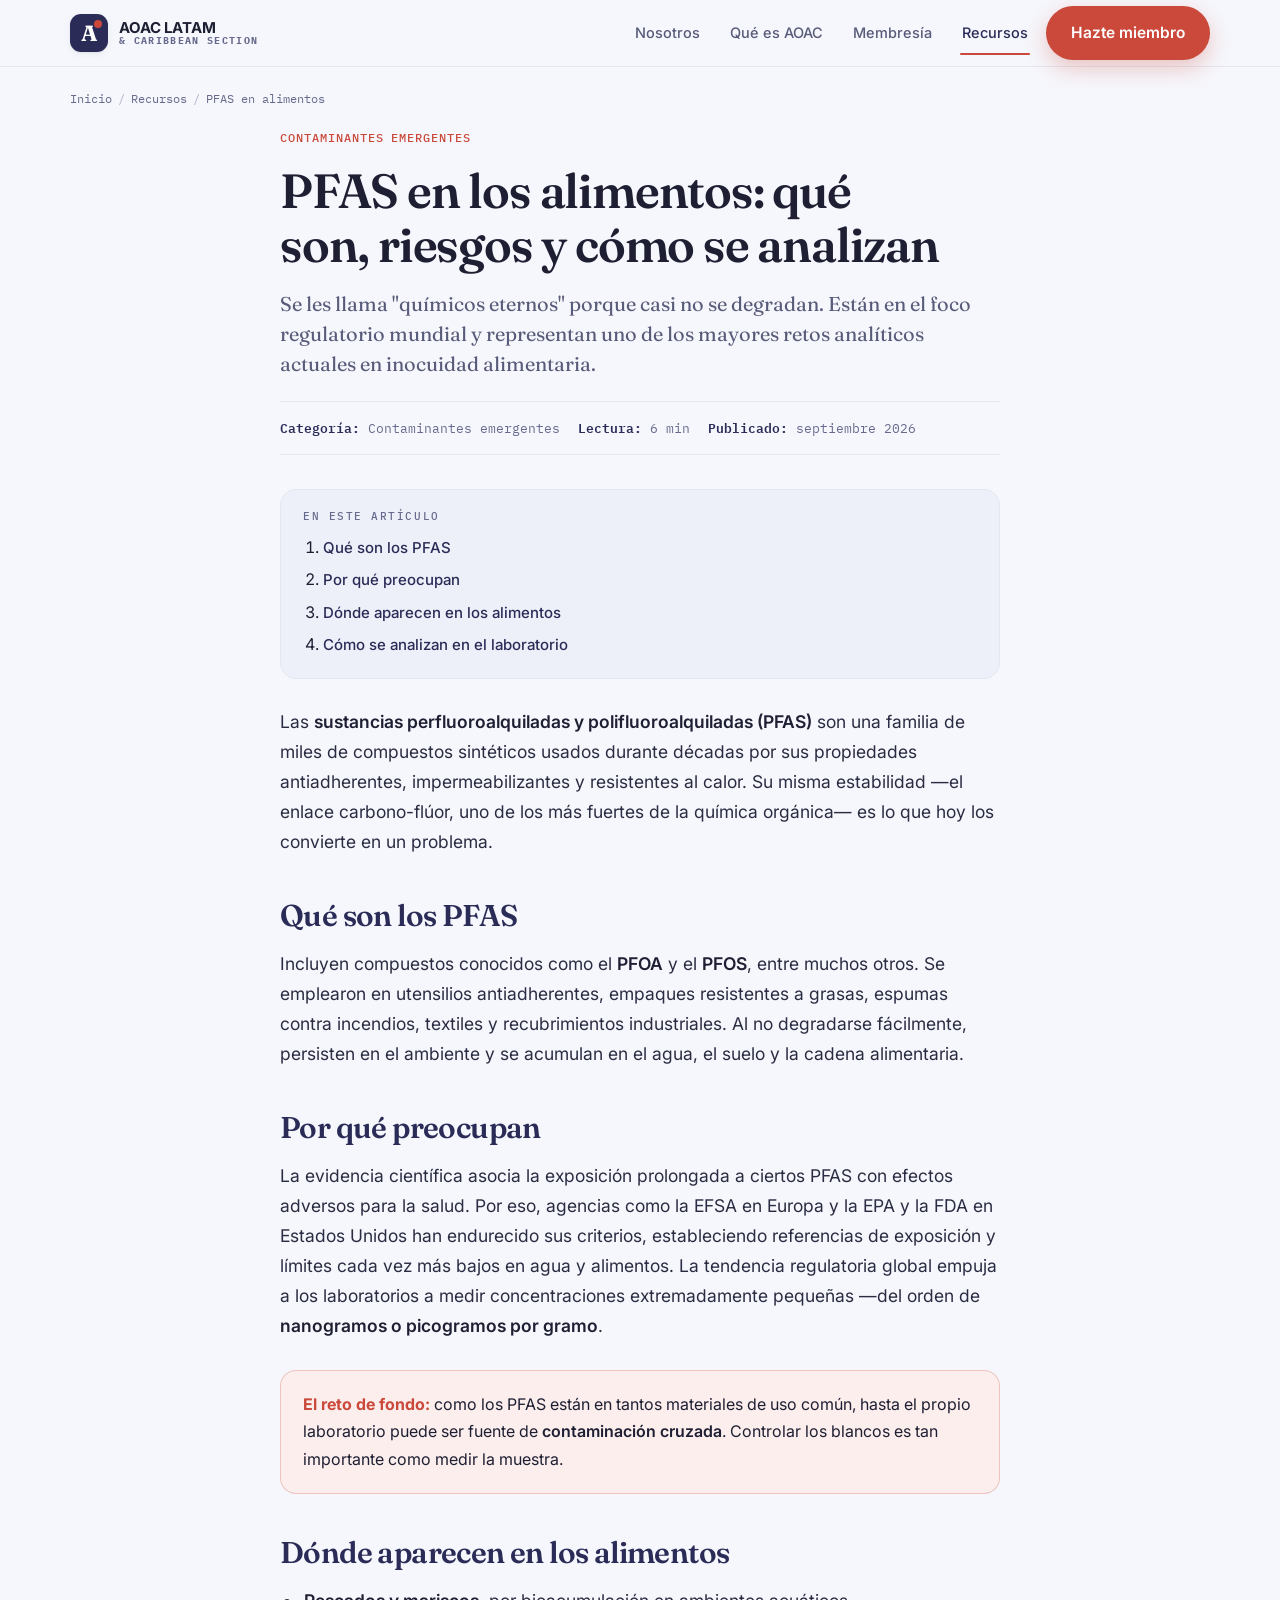
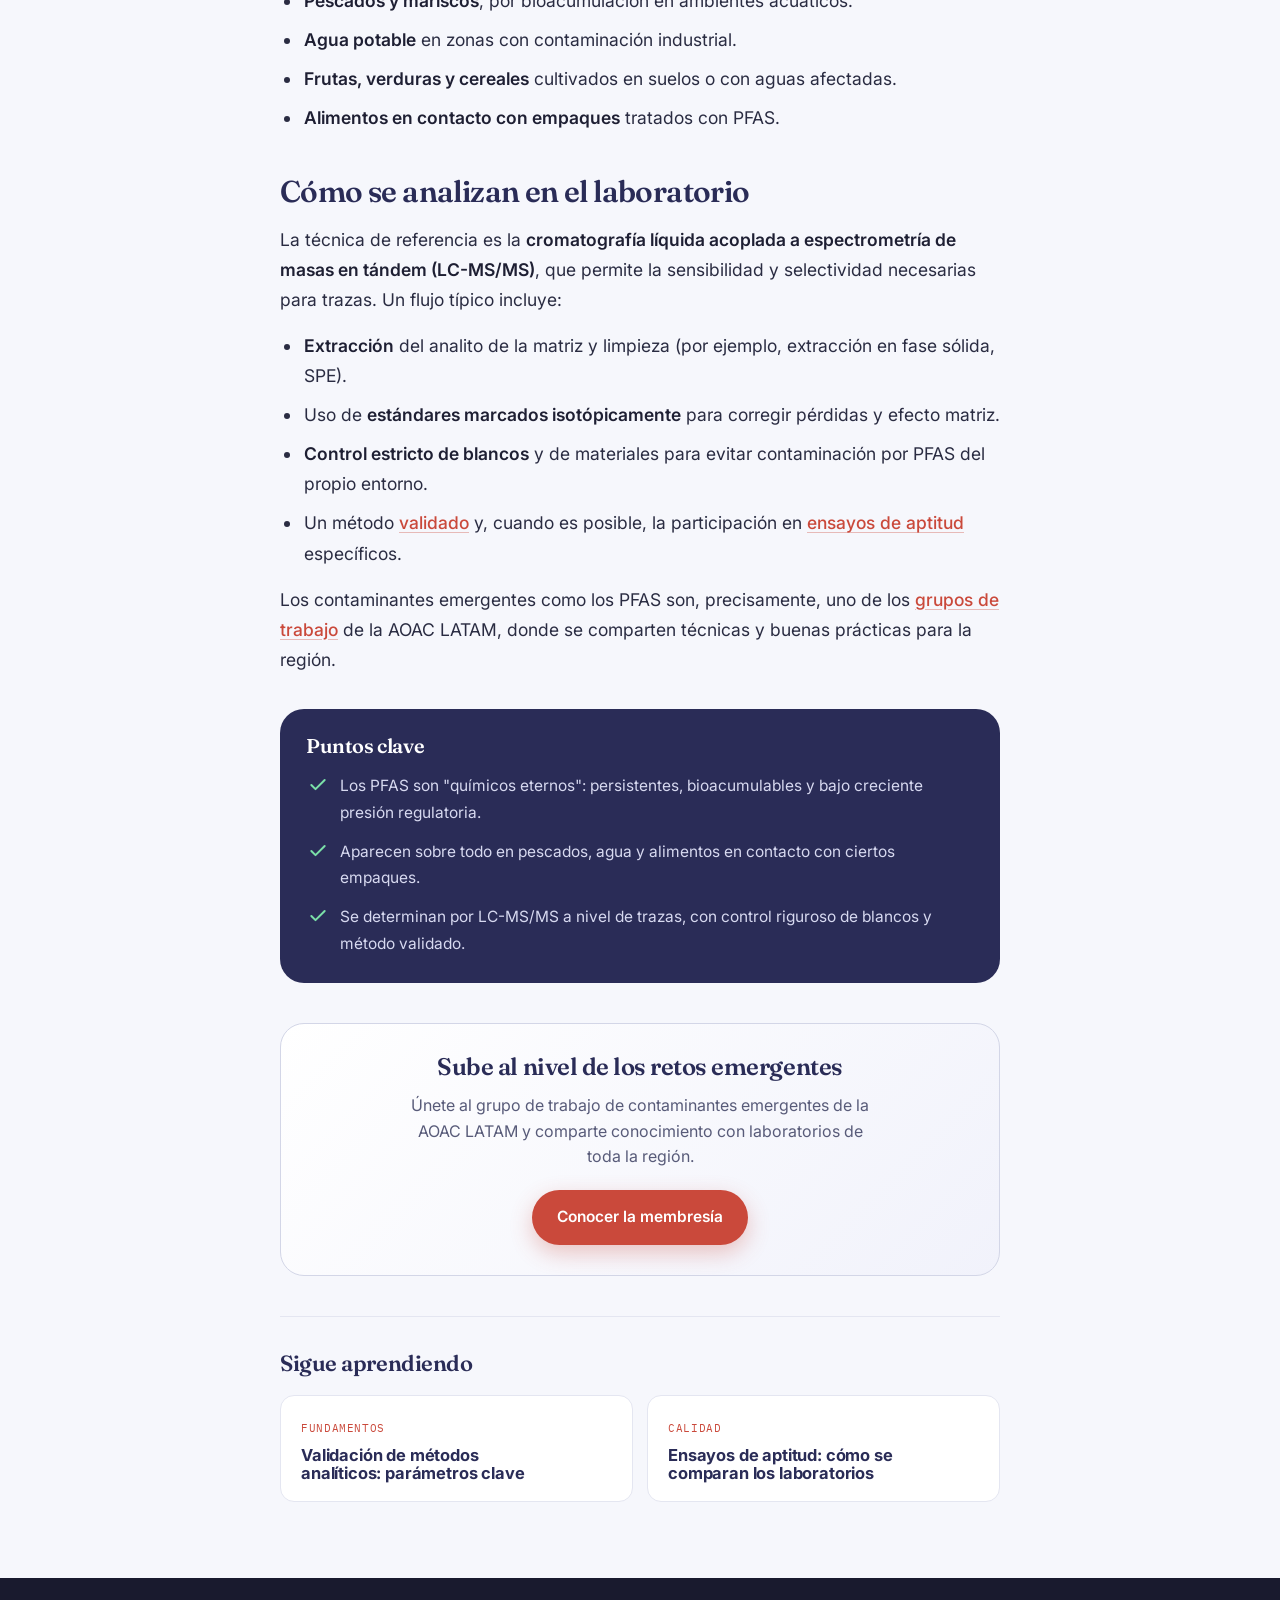
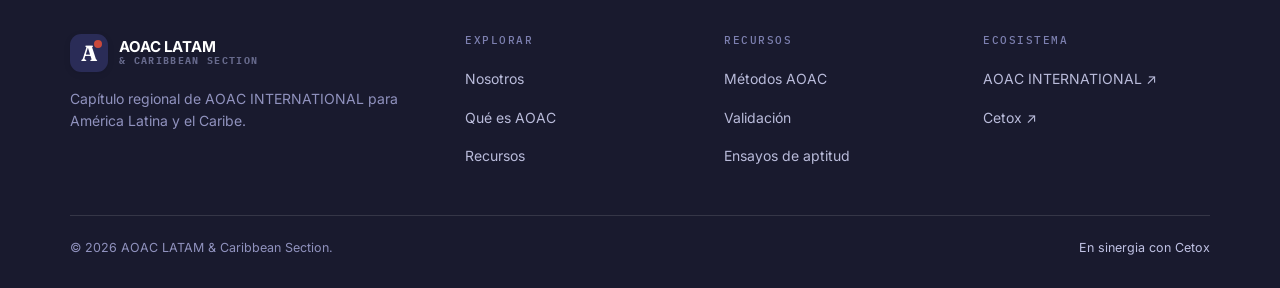
<file: recursos/pfas-en-alimentos.html>
<!doctype html>
<html lang="es">
<head>
<meta charset="utf-8">
<meta name="viewport" content="width=device-width, initial-scale=1">
<title>PFAS en los alimentos: qué son, riesgos y cómo se analizan | AOAC LATAM</title>
<meta name="description" content="Qué son los PFAS o 'químicos eternos', por qué preocupan en inocuidad alimentaria, en qué alimentos aparecen y cómo se determinan en el laboratorio por LC-MS/MS.">
<link rel="canonical" href="https://aoaclatina.com/recursos/pfas-en-alimentos.html">
<meta property="og:type" content="article">
<meta property="og:title" content="PFAS en los alimentos: qué son, riesgos y cómo se analizan">
<meta property="og:description" content="Los 'químicos eternos' y su reto analítico en inocuidad alimentaria: qué son y cómo se determinan por LC-MS/MS.">
<meta property="og:locale" content="es_LA">
<meta name="theme-color" content="#1E1F33">
<link rel="icon" href="data:image/svg+xml,%3Csvg xmlns='http://www.w3.org/2000/svg' viewBox='0 0 100 100'%3E%3Crect width='100' height='100' rx='22' fill='%232A2C57'/%3E%3Ctext x='50' y='68' font-family='Georgia,serif' font-size='52' font-weight='700' text-anchor='middle' fill='%23fff'%3EA%3C/text%3E%3Ccircle cx='73' cy='30' r='9' fill='%23CA493B'/%3E%3C/svg%3E">
<link rel="preconnect" href="https://fonts.googleapis.com"><link rel="preconnect" href="https://fonts.gstatic.com" crossorigin>
<link href="https://fonts.googleapis.com/css2?family=Fraunces:opsz,wght@9..144,400;9..144,500;9..144,600;9..144,700&family=IBM+Plex+Mono:wght@400;500;600&family=Inter:wght@400;450;500;600;700&display=swap" rel="stylesheet">
<link rel="stylesheet" href="../assets/site.css">
<script type="application/ld+json">
{"@context":"https://schema.org","@type":"BlogPosting","headline":"PFAS en los alimentos: qué son, riesgos y cómo se analizan","description":"Qué son los PFAS, por qué preocupan en inocuidad alimentaria y cómo se determinan por LC-MS/MS.","inLanguage":"es","datePublished":"2026-09-07","dateModified":"2026-09-07","author":{"@type":"Organization","name":"AOAC LATAM & Caribbean Section"},"publisher":{"@type":"Organization","name":"AOAC LATAM & Caribbean Section","url":"https://aoaclatina.com"},"mainEntityOfPage":"https://aoaclatina.com/recursos/pfas-en-alimentos.html","articleSection":"Contaminantes emergentes","keywords":["PFAS","químicos eternos","inocuidad alimentaria","LC-MS/MS","contaminantes emergentes","PFOA","PFOS"]}
</script>
<script type="application/ld+json">
{"@context":"https://schema.org","@type":"BreadcrumbList","itemListElement":[{"@type":"ListItem","position":1,"name":"Inicio","item":"https://aoaclatina.com/"},{"@type":"ListItem","position":2,"name":"Recursos","item":"https://aoaclatina.com/recursos/"},{"@type":"ListItem","position":3,"name":"PFAS en los alimentos"}]}
</script>
</head>
<body>

<header class="site">
  <div class="wrap nav">
    <a class="brand" href="../" aria-label="AOAC LATAM & Caribbean — inicio"><span class="logo"><b>A</b><i></i></span><span class="txt"><b>AOAC LATAM</b><span>&amp; Caribbean Section</span></span></a>
    <nav class="nav-links" aria-label="Principal"><a href="../#nosotros">Nosotros</a><a href="../#que-es">Qué es AOAC</a><a href="../#membresia">Membresía</a><a href="./" aria-current="page">Recursos</a></nav>
    <a class="btn btn-primary nav-cta" href="../#membresia">Hazte miembro</a>
    <button class="burger" id="burger" aria-label="Abrir menú" aria-expanded="false" aria-controls="mobileMenu"><svg aria-hidden="true" viewBox="0 0 24 24" fill="none" stroke="currentColor" stroke-width="2" stroke-linecap="round"><path d="M4 7h16M4 12h16M4 17h16"/></svg></button>
  </div>
  <nav class="mobile-menu" id="mobileMenu" aria-label="Menú móvil"><a href="../#nosotros">Nosotros</a><a href="../#que-es">Qué es AOAC</a><a href="../#hacemos">Qué hacemos</a><a href="../#membresia">Membresía</a><a href="./">Recursos</a><a class="btn btn-primary" href="../#membresia">Hazte miembro</a></nav>
</header>

<main>
<div class="wrap"><nav class="crumbs" aria-label="Ruta de navegación"><a href="../">Inicio</a><span class="s">/</span><a href="./">Recursos</a><span class="s">/</span><span>PFAS en alimentos</span></nav></div>

<article class="article">
  <header class="article-head">
    <span class="tag">Contaminantes emergentes</span>
    <h1>PFAS en los alimentos: qué son, riesgos y cómo se analizan</h1>
    <p class="dek">Se les llama "químicos eternos" porque casi no se degradan. Están en el foco regulatorio mundial y representan uno de los mayores retos analíticos actuales en inocuidad alimentaria.</p>
    <div class="article-meta"><span><b>Categoría:</b> Contaminantes emergentes</span><span><b>Lectura:</b> 6 min</span><span><b>Publicado:</b> septiembre 2026</span></div>
  </header>

  <nav class="toc" aria-label="Contenido">
    <h2>En este artículo</h2>
    <ol>
      <li><a href="#que-son">Qué son los PFAS</a></li>
      <li><a href="#por-que">Por qué preocupan</a></li>
      <li><a href="#donde">Dónde aparecen en los alimentos</a></li>
      <li><a href="#analisis">Cómo se analizan en el laboratorio</a></li>
    </ol>
  </nav>

  <div class="prose">
    <p>Las <strong>sustancias perfluoroalquiladas y polifluoroalquiladas (PFAS)</strong> son una familia de miles de compuestos sintéticos usados durante décadas por sus propiedades antiadherentes, impermeabilizantes y resistentes al calor. Su misma estabilidad —el enlace carbono-flúor, uno de los más fuertes de la química orgánica— es lo que hoy los convierte en un problema.</p>

    <h2 id="que-son">Qué son los PFAS</h2>
    <p>Incluyen compuestos conocidos como el <strong>PFOA</strong> y el <strong>PFOS</strong>, entre muchos otros. Se emplearon en utensilios antiadherentes, empaques resistentes a grasas, espumas contra incendios, textiles y recubrimientos industriales. Al no degradarse fácilmente, persisten en el ambiente y se acumulan en el agua, el suelo y la cadena alimentaria.</p>

    <h2 id="por-que">Por qué preocupan</h2>
    <p>La evidencia científica asocia la exposición prolongada a ciertos PFAS con efectos adversos para la salud. Por eso, agencias como la EFSA en Europa y la EPA y la FDA en Estados Unidos han endurecido sus criterios, estableciendo referencias de exposición y límites cada vez más bajos en agua y alimentos. La tendencia regulatoria global empuja a los laboratorios a medir concentraciones extremadamente pequeñas —del orden de <strong>nanogramos o picogramos por gramo</strong>.</p>

    <div class="callout"><b>El reto de fondo:</b> como los PFAS están en tantos materiales de uso común, hasta el propio laboratorio puede ser fuente de <strong>contaminación cruzada</strong>. Controlar los blancos es tan importante como medir la muestra.</div>

    <h2 id="donde">Dónde aparecen en los alimentos</h2>
    <ul>
      <li><strong>Pescados y mariscos</strong>, por bioacumulación en ambientes acuáticos.</li>
      <li><strong>Agua potable</strong> en zonas con contaminación industrial.</li>
      <li><strong>Frutas, verduras y cereales</strong> cultivados en suelos o con aguas afectadas.</li>
      <li><strong>Alimentos en contacto con empaques</strong> tratados con PFAS.</li>
    </ul>

    <h2 id="analisis">Cómo se analizan en el laboratorio</h2>
    <p>La técnica de referencia es la <strong>cromatografía líquida acoplada a espectrometría de masas en tándem (LC-MS/MS)</strong>, que permite la sensibilidad y selectividad necesarias para trazas. Un flujo típico incluye:</p>
    <ul>
      <li><strong>Extracción</strong> del analito de la matriz y limpieza (por ejemplo, extracción en fase sólida, SPE).</li>
      <li>Uso de <strong>estándares marcados isotópicamente</strong> para corregir pérdidas y efecto matriz.</li>
      <li><strong>Control estricto de blancos</strong> y de materiales para evitar contaminación por PFAS del propio entorno.</li>
      <li>Un método <a href="validacion-de-metodos-analiticos.html">validado</a> y, cuando es posible, la participación en <a href="ensayos-de-aptitud.html">ensayos de aptitud</a> específicos.</li>
    </ul>
    <p>Los contaminantes emergentes como los PFAS son, precisamente, uno de los <a href="../#grupos">grupos de trabajo</a> de la AOAC LATAM, donde se comparten técnicas y buenas prácticas para la región.</p>

    <div class="takeaways">
      <h2>Puntos clave</h2>
      <ul>
        <li><svg aria-hidden="true" viewBox="0 0 24 24" fill="none" stroke="currentColor" stroke-width="2.4" stroke-linecap="round" stroke-linejoin="round"><path d="M20 6 9 17l-5-5"/></svg>Los PFAS son "químicos eternos": persistentes, bioacumulables y bajo creciente presión regulatoria.</li>
        <li><svg aria-hidden="true" viewBox="0 0 24 24" fill="none" stroke="currentColor" stroke-width="2.4" stroke-linecap="round" stroke-linejoin="round"><path d="M20 6 9 17l-5-5"/></svg>Aparecen sobre todo en pescados, agua y alimentos en contacto con ciertos empaques.</li>
        <li><svg aria-hidden="true" viewBox="0 0 24 24" fill="none" stroke="currentColor" stroke-width="2.4" stroke-linecap="round" stroke-linejoin="round"><path d="M20 6 9 17l-5-5"/></svg>Se determinan por LC-MS/MS a nivel de trazas, con control riguroso de blancos y método validado.</li>
      </ul>
    </div>
  </div>

  <div class="article-cta">
    <h2>Sube al nivel de los retos emergentes</h2>
    <p>Únete al grupo de trabajo de contaminantes emergentes de la AOAC LATAM y comparte conocimiento con laboratorios de toda la región.</p>
    <a class="btn btn-primary" href="../#membresia">Conocer la membresía</a>
  </div>

  <section class="related" aria-label="Artículos relacionados">
    <h2>Sigue aprendiendo</h2>
    <div class="rel-grid">
      <a class="rel" href="validacion-de-metodos-analiticos.html"><span class="tag">Fundamentos</span><h3>Validación de métodos analíticos: parámetros clave</h3></a>
      <a class="rel" href="ensayos-de-aptitud.html"><span class="tag">Calidad</span><h3>Ensayos de aptitud: cómo se comparan los laboratorios</h3></a>
    </div>
  </section>
</article>
</main>

<footer class="site">
  <div class="wrap">
    <div class="foot-grid">
      <div class="foot-brand"><a class="brand" href="../"><span class="logo"><b>A</b><i></i></span><span class="txt"><b>AOAC LATAM</b><span>&amp; Caribbean Section</span></span></a><p>Capítulo regional de AOAC INTERNATIONAL para América Latina y el Caribe.</p></div>
      <div class="foot-col"><h4>Explorar</h4><a href="../#nosotros">Nosotros</a><a href="../#que-es">Qué es AOAC</a><a href="./">Recursos</a></div>
      <div class="foot-col"><h4>Recursos</h4><a href="que-es-un-metodo-aoac.html">Métodos AOAC</a><a href="validacion-de-metodos-analiticos.html">Validación</a><a href="ensayos-de-aptitud.html">Ensayos de aptitud</a></div>
      <div class="foot-col"><h4>Ecosistema</h4><a href="https://www.aoac.org" target="_blank" rel="noopener">AOAC INTERNATIONAL ↗</a><a href="https://cetox.com.pe" target="_blank" rel="noopener">Cetox ↗</a></div>
    </div>
    <div class="foot-bottom"><span>© <span id="yr">2026</span> AOAC LATAM &amp; Caribbean Section.</span><a class="sep" href="https://cetox.com.pe" target="_blank" rel="noopener">En sinergia con Cetox</a></div>
  </div>
</footer>
<script src="../assets/site.js"></script>
</body>
</html>
</file>
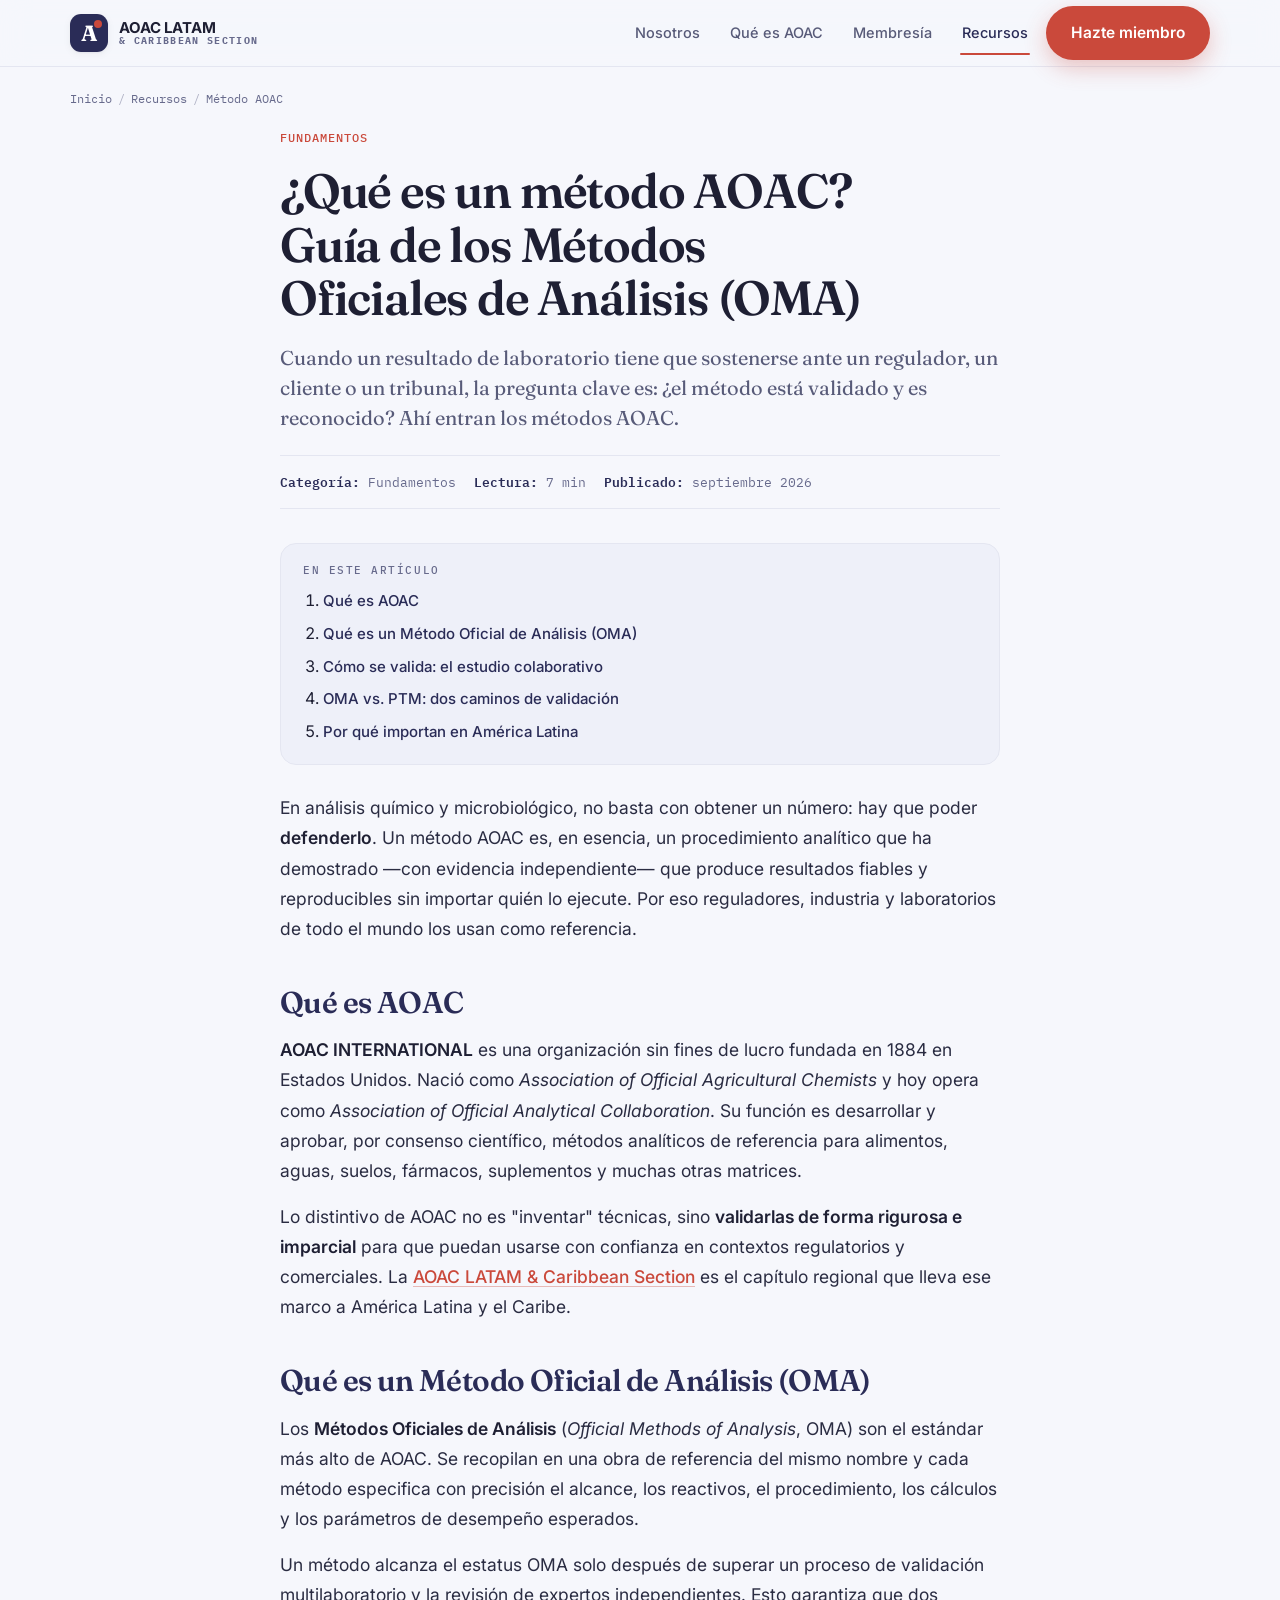
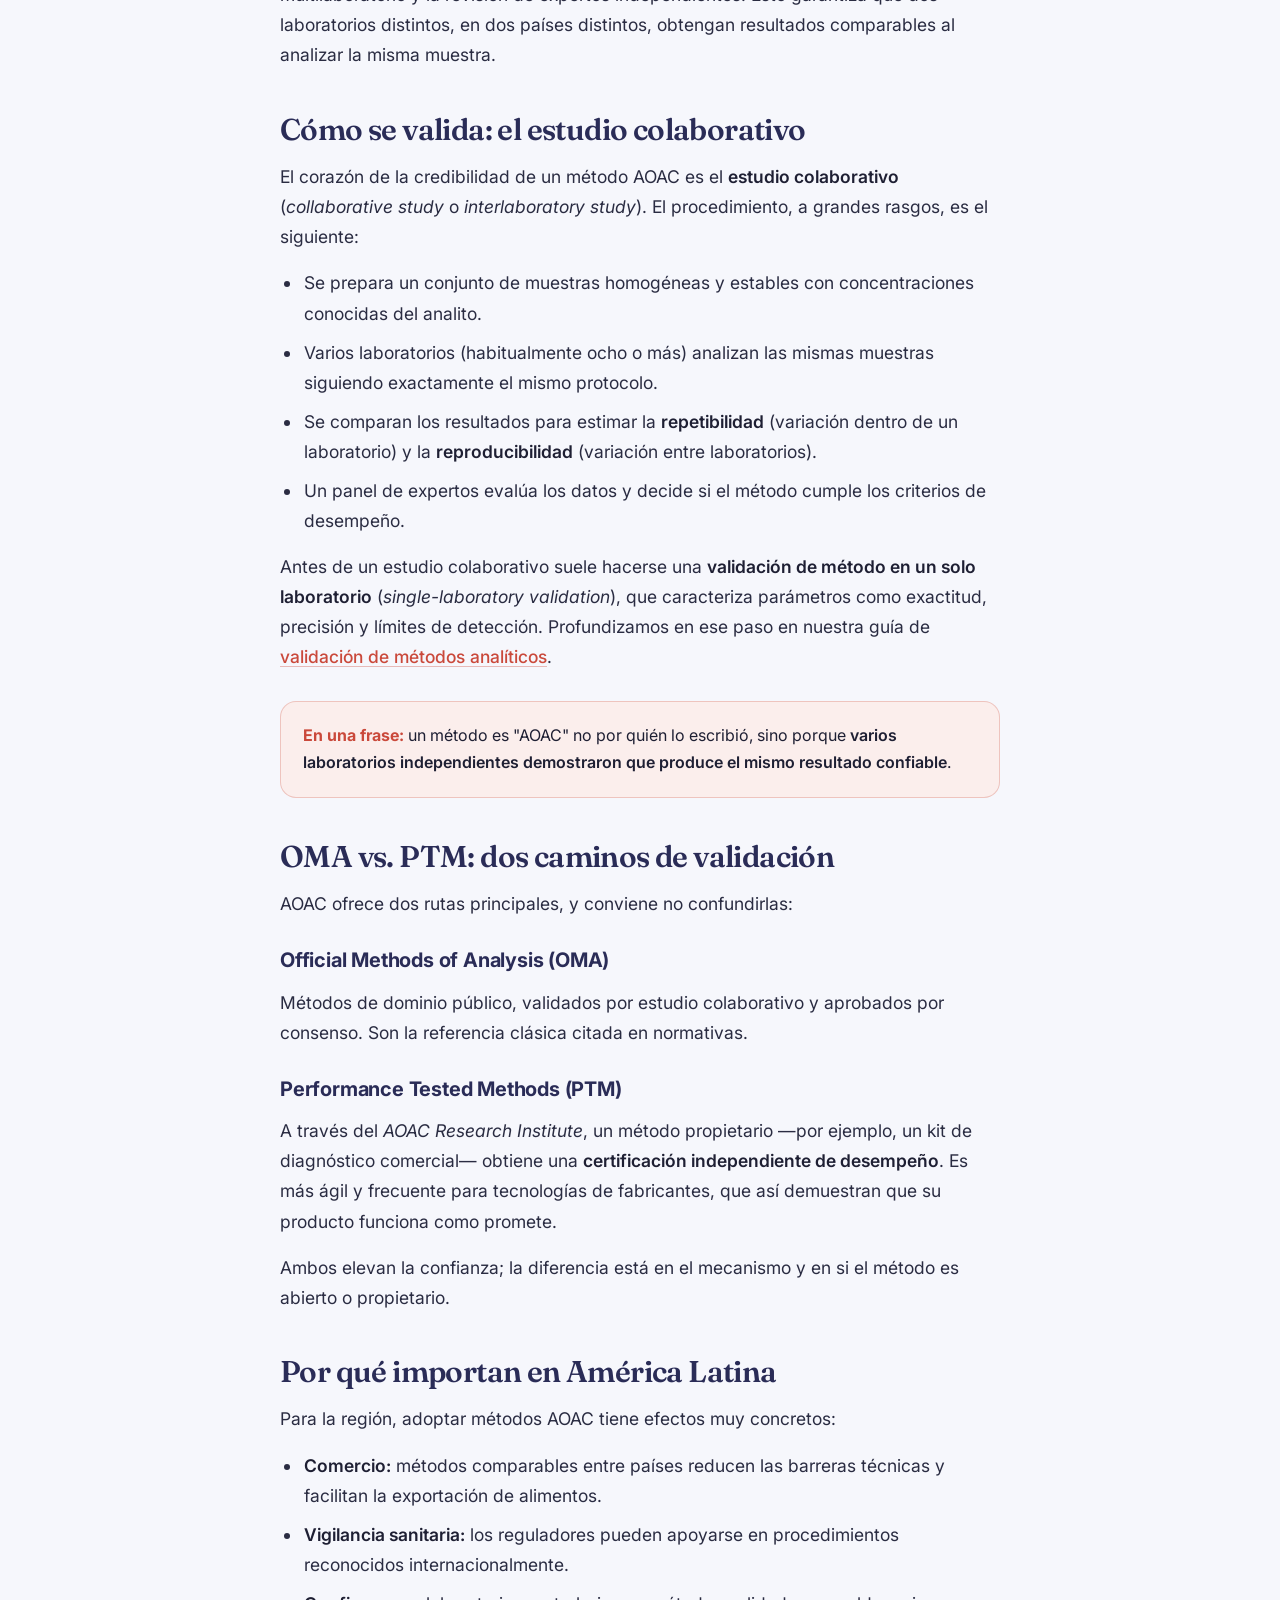
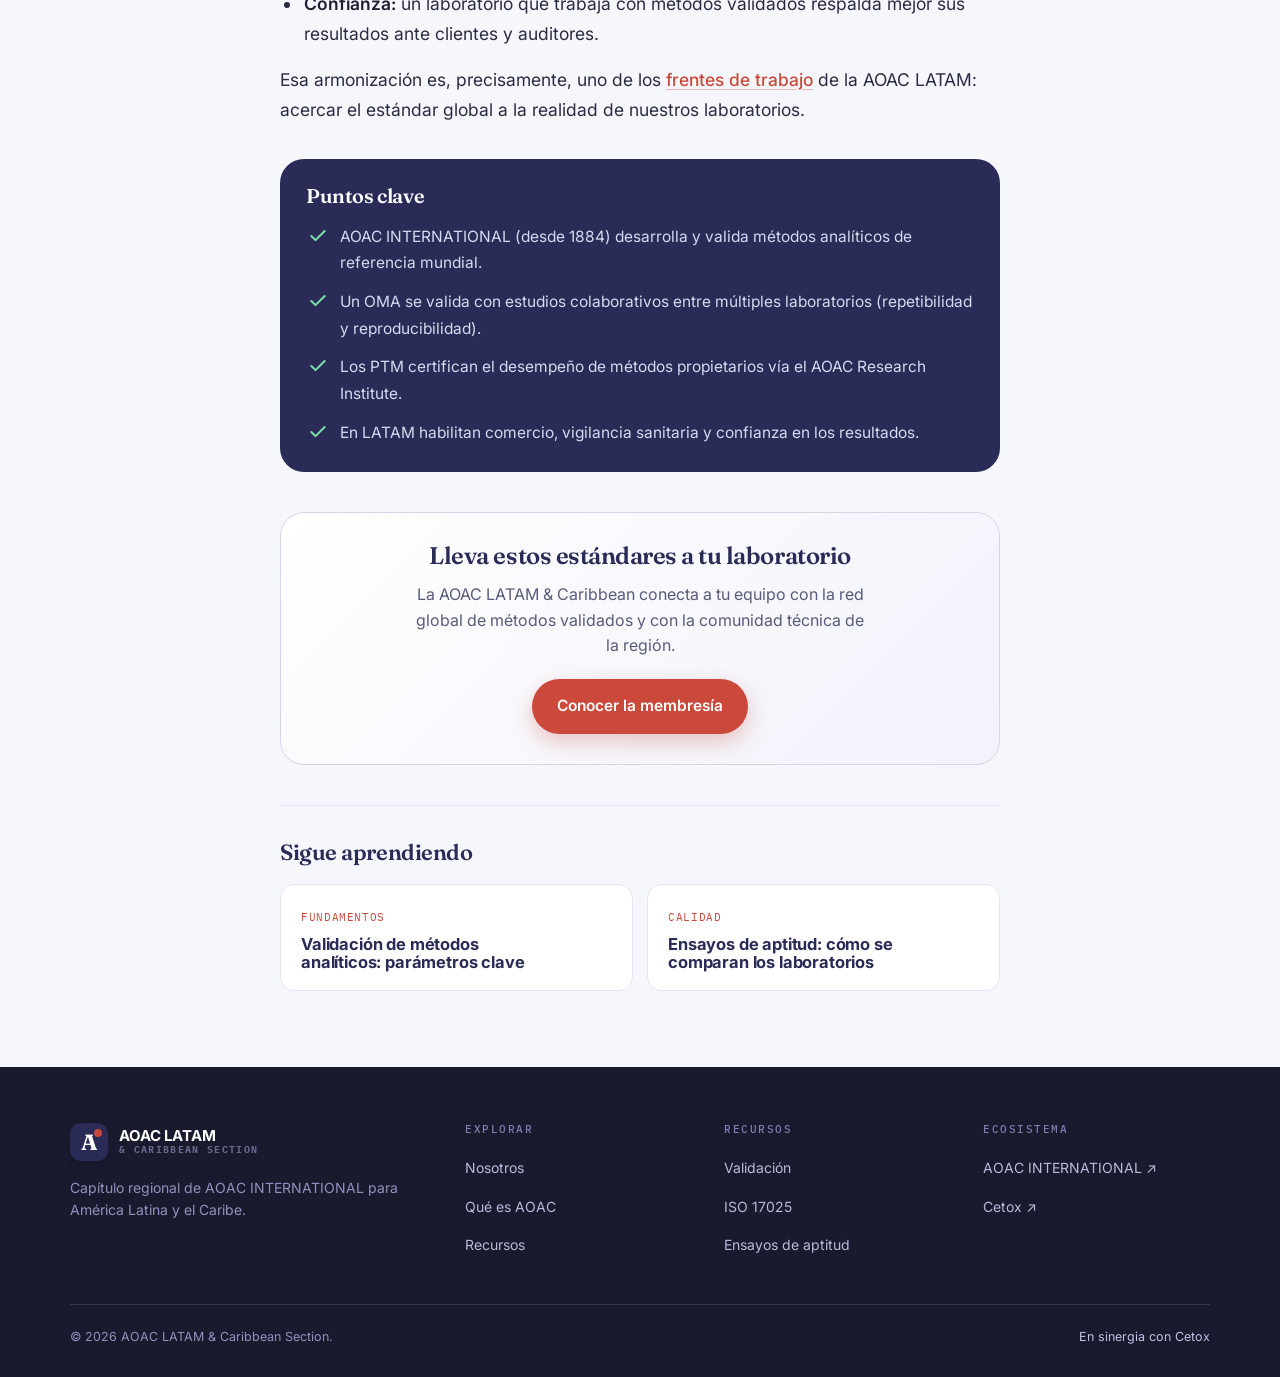
<file: recursos/que-es-un-metodo-aoac.html>
<!doctype html>
<html lang="es">
<head>
<meta charset="utf-8">
<meta name="viewport" content="width=device-width, initial-scale=1">
<title>¿Qué es un método AOAC? Guía de los Métodos Oficiales de Análisis (OMA) | AOAC LATAM</title>
<meta name="description" content="Qué es un método AOAC y qué son los Métodos Oficiales de Análisis (OMA): cómo se validan mediante estudios colaborativos, en qué se diferencian de los PTM y por qué son la referencia mundial en análisis de alimentos.">
<link rel="canonical" href="https://aoaclatina.com/recursos/que-es-un-metodo-aoac.html">
<meta property="og:type" content="article">
<meta property="og:title" content="¿Qué es un método AOAC? Guía de los Métodos Oficiales de Análisis (OMA)">
<meta property="og:description" content="Cómo se validan los métodos AOAC, en qué se diferencian de los PTM y por qué son la referencia mundial en análisis de alimentos.">
<meta property="og:locale" content="es_LA">
<meta name="theme-color" content="#1E1F33">
<link rel="icon" href="data:image/svg+xml,%3Csvg xmlns='http://www.w3.org/2000/svg' viewBox='0 0 100 100'%3E%3Crect width='100' height='100' rx='22' fill='%232A2C57'/%3E%3Ctext x='50' y='68' font-family='Georgia,serif' font-size='52' font-weight='700' text-anchor='middle' fill='%23fff'%3EA%3C/text%3E%3Ccircle cx='73' cy='30' r='9' fill='%23CA493B'/%3E%3C/svg%3E">
<link rel="preconnect" href="https://fonts.googleapis.com"><link rel="preconnect" href="https://fonts.gstatic.com" crossorigin>
<link href="https://fonts.googleapis.com/css2?family=Fraunces:opsz,wght@9..144,400;9..144,500;9..144,600;9..144,700&family=IBM+Plex+Mono:wght@400;500;600&family=Inter:wght@400;450;500;600;700&display=swap" rel="stylesheet">
<link rel="stylesheet" href="../assets/site.css">
<script type="application/ld+json">
{"@context":"https://schema.org","@type":"BlogPosting","headline":"¿Qué es un método AOAC? Guía de los Métodos Oficiales de Análisis (OMA)","description":"Qué es un método AOAC y qué son los Métodos Oficiales de Análisis (OMA): cómo se validan, en qué se diferencian de los PTM y por qué son la referencia mundial.","inLanguage":"es","datePublished":"2026-09-07","dateModified":"2026-09-07","author":{"@type":"Organization","name":"AOAC LATAM & Caribbean Section"},"publisher":{"@type":"Organization","name":"AOAC LATAM & Caribbean Section","url":"https://aoaclatina.com"},"mainEntityOfPage":"https://aoaclatina.com/recursos/que-es-un-metodo-aoac.html","articleSection":"Fundamentos","keywords":["método AOAC","métodos oficiales de análisis","OMA","validación de métodos","PTM"]}
</script>
<script type="application/ld+json">
{"@context":"https://schema.org","@type":"BreadcrumbList","itemListElement":[{"@type":"ListItem","position":1,"name":"Inicio","item":"https://aoaclatina.com/"},{"@type":"ListItem","position":2,"name":"Recursos","item":"https://aoaclatina.com/recursos/"},{"@type":"ListItem","position":3,"name":"¿Qué es un método AOAC?"}]}
</script>
</head>
<body>

<header class="site">
  <div class="wrap nav">
    <a class="brand" href="../" aria-label="AOAC LATAM & Caribbean — inicio"><span class="logo"><b>A</b><i></i></span><span class="txt"><b>AOAC LATAM</b><span>&amp; Caribbean Section</span></span></a>
    <nav class="nav-links" aria-label="Principal"><a href="../#nosotros">Nosotros</a><a href="../#que-es">Qué es AOAC</a><a href="../#membresia">Membresía</a><a href="./" aria-current="page">Recursos</a></nav>
    <a class="btn btn-primary nav-cta" href="../#membresia">Hazte miembro</a>
    <button class="burger" id="burger" aria-label="Abrir menú" aria-expanded="false" aria-controls="mobileMenu"><svg aria-hidden="true" viewBox="0 0 24 24" fill="none" stroke="currentColor" stroke-width="2" stroke-linecap="round"><path d="M4 7h16M4 12h16M4 17h16"/></svg></button>
  </div>
  <nav class="mobile-menu" id="mobileMenu" aria-label="Menú móvil"><a href="../#nosotros">Nosotros</a><a href="../#que-es">Qué es AOAC</a><a href="../#hacemos">Qué hacemos</a><a href="../#membresia">Membresía</a><a href="./">Recursos</a><a class="btn btn-primary" href="../#membresia">Hazte miembro</a></nav>
</header>

<main>
<div class="wrap">
  <nav class="crumbs" aria-label="Ruta de navegación">
    <a href="../">Inicio</a><span class="s">/</span><a href="./">Recursos</a><span class="s">/</span><span>Método AOAC</span>
  </nav>
</div>

<article class="article">
  <header class="article-head">
    <span class="tag">Fundamentos</span>
    <h1>¿Qué es un método AOAC? Guía de los Métodos Oficiales de Análisis (OMA)</h1>
    <p class="dek">Cuando un resultado de laboratorio tiene que sostenerse ante un regulador, un cliente o un tribunal, la pregunta clave es: ¿el método está validado y es reconocido? Ahí entran los métodos AOAC.</p>
    <div class="article-meta"><span><b>Categoría:</b> Fundamentos</span><span><b>Lectura:</b> 7 min</span><span><b>Publicado:</b> septiembre 2026</span></div>
  </header>

  <nav class="toc" aria-label="Contenido">
    <h2>En este artículo</h2>
    <ol>
      <li><a href="#que-es-aoac">Qué es AOAC</a></li>
      <li><a href="#que-es-oma">Qué es un Método Oficial de Análisis (OMA)</a></li>
      <li><a href="#validacion">Cómo se valida: el estudio colaborativo</a></li>
      <li><a href="#oma-ptm">OMA vs. PTM: dos caminos de validación</a></li>
      <li><a href="#latam">Por qué importan en América Latina</a></li>
    </ol>
  </nav>

  <div class="prose">
    <p>En análisis químico y microbiológico, no basta con obtener un número: hay que poder <strong>defenderlo</strong>. Un método AOAC es, en esencia, un procedimiento analítico que ha demostrado —con evidencia independiente— que produce resultados fiables y reproducibles sin importar quién lo ejecute. Por eso reguladores, industria y laboratorios de todo el mundo los usan como referencia.</p>

    <h2 id="que-es-aoac">Qué es AOAC</h2>
    <p><strong>AOAC INTERNATIONAL</strong> es una organización sin fines de lucro fundada en 1884 en Estados Unidos. Nació como <em>Association of Official Agricultural Chemists</em> y hoy opera como <em>Association of Official Analytical Collaboration</em>. Su función es desarrollar y aprobar, por consenso científico, métodos analíticos de referencia para alimentos, aguas, suelos, fármacos, suplementos y muchas otras matrices.</p>
    <p>Lo distintivo de AOAC no es "inventar" técnicas, sino <strong>validarlas de forma rigurosa e imparcial</strong> para que puedan usarse con confianza en contextos regulatorios y comerciales. La <a href="../#nosotros">AOAC LATAM &amp; Caribbean Section</a> es el capítulo regional que lleva ese marco a América Latina y el Caribe.</p>

    <h2 id="que-es-oma">Qué es un Método Oficial de Análisis (OMA)</h2>
    <p>Los <strong>Métodos Oficiales de Análisis</strong> (<em>Official Methods of Analysis</em>, OMA) son el estándar más alto de AOAC. Se recopilan en una obra de referencia del mismo nombre y cada método especifica con precisión el alcance, los reactivos, el procedimiento, los cálculos y los parámetros de desempeño esperados.</p>
    <p>Un método alcanza el estatus OMA solo después de superar un proceso de validación multilaboratorio y la revisión de expertos independientes. Esto garantiza que dos laboratorios distintos, en dos países distintos, obtengan resultados comparables al analizar la misma muestra.</p>

    <h2 id="validacion">Cómo se valida: el estudio colaborativo</h2>
    <p>El corazón de la credibilidad de un método AOAC es el <strong>estudio colaborativo</strong> (<em>collaborative study</em> o <em>interlaboratory study</em>). El procedimiento, a grandes rasgos, es el siguiente:</p>
    <ul>
      <li>Se prepara un conjunto de muestras homogéneas y estables con concentraciones conocidas del analito.</li>
      <li>Varios laboratorios (habitualmente ocho o más) analizan las mismas muestras siguiendo exactamente el mismo protocolo.</li>
      <li>Se comparan los resultados para estimar la <strong>repetibilidad</strong> (variación dentro de un laboratorio) y la <strong>reproducibilidad</strong> (variación entre laboratorios).</li>
      <li>Un panel de expertos evalúa los datos y decide si el método cumple los criterios de desempeño.</li>
    </ul>
    <p>Antes de un estudio colaborativo suele hacerse una <strong>validación de método en un solo laboratorio</strong> (<em>single-laboratory validation</em>), que caracteriza parámetros como exactitud, precisión y límites de detección. Profundizamos en ese paso en nuestra guía de <a href="validacion-de-metodos-analiticos.html">validación de métodos analíticos</a>.</p>

    <div class="callout"><b>En una frase:</b> un método es "AOAC" no por quién lo escribió, sino porque <strong>varios laboratorios independientes demostraron que produce el mismo resultado confiable</strong>.</div>

    <h2 id="oma-ptm">OMA vs. PTM: dos caminos de validación</h2>
    <p>AOAC ofrece dos rutas principales, y conviene no confundirlas:</p>
    <h3>Official Methods of Analysis (OMA)</h3>
    <p>Métodos de dominio público, validados por estudio colaborativo y aprobados por consenso. Son la referencia clásica citada en normativas.</p>
    <h3>Performance Tested Methods (PTM)</h3>
    <p>A través del <em>AOAC Research Institute</em>, un método propietario —por ejemplo, un kit de diagnóstico comercial— obtiene una <strong>certificación independiente de desempeño</strong>. Es más ágil y frecuente para tecnologías de fabricantes, que así demuestran que su producto funciona como promete.</p>
    <p>Ambos elevan la confianza; la diferencia está en el mecanismo y en si el método es abierto o propietario.</p>

    <h2 id="latam">Por qué importan en América Latina</h2>
    <p>Para la región, adoptar métodos AOAC tiene efectos muy concretos:</p>
    <ul>
      <li><strong>Comercio:</strong> métodos comparables entre países reducen las barreras técnicas y facilitan la exportación de alimentos.</li>
      <li><strong>Vigilancia sanitaria:</strong> los reguladores pueden apoyarse en procedimientos reconocidos internacionalmente.</li>
      <li><strong>Confianza:</strong> un laboratorio que trabaja con métodos validados respalda mejor sus resultados ante clientes y auditores.</li>
    </ul>
    <p>Esa armonización es, precisamente, uno de los <a href="../#hacemos">frentes de trabajo</a> de la AOAC LATAM: acercar el estándar global a la realidad de nuestros laboratorios.</p>

    <div class="takeaways">
      <h2>Puntos clave</h2>
      <ul>
        <li><svg aria-hidden="true" viewBox="0 0 24 24" fill="none" stroke="currentColor" stroke-width="2.4" stroke-linecap="round" stroke-linejoin="round"><path d="M20 6 9 17l-5-5"/></svg>AOAC INTERNATIONAL (desde 1884) desarrolla y valida métodos analíticos de referencia mundial.</li>
        <li><svg aria-hidden="true" viewBox="0 0 24 24" fill="none" stroke="currentColor" stroke-width="2.4" stroke-linecap="round" stroke-linejoin="round"><path d="M20 6 9 17l-5-5"/></svg>Un OMA se valida con estudios colaborativos entre múltiples laboratorios (repetibilidad y reproducibilidad).</li>
        <li><svg aria-hidden="true" viewBox="0 0 24 24" fill="none" stroke="currentColor" stroke-width="2.4" stroke-linecap="round" stroke-linejoin="round"><path d="M20 6 9 17l-5-5"/></svg>Los PTM certifican el desempeño de métodos propietarios vía el AOAC Research Institute.</li>
        <li><svg aria-hidden="true" viewBox="0 0 24 24" fill="none" stroke="currentColor" stroke-width="2.4" stroke-linecap="round" stroke-linejoin="round"><path d="M20 6 9 17l-5-5"/></svg>En LATAM habilitan comercio, vigilancia sanitaria y confianza en los resultados.</li>
      </ul>
    </div>
  </div>

  <div class="article-cta">
    <h2>Lleva estos estándares a tu laboratorio</h2>
    <p>La AOAC LATAM &amp; Caribbean conecta a tu equipo con la red global de métodos validados y con la comunidad técnica de la región.</p>
    <a class="btn btn-primary" href="../#membresia">Conocer la membresía</a>
  </div>

  <section class="related" aria-label="Artículos relacionados">
    <h2>Sigue aprendiendo</h2>
    <div class="rel-grid">
      <a class="rel" href="validacion-de-metodos-analiticos.html"><span class="tag">Fundamentos</span><h3>Validación de métodos analíticos: parámetros clave</h3></a>
      <a class="rel" href="ensayos-de-aptitud.html"><span class="tag">Calidad</span><h3>Ensayos de aptitud: cómo se comparan los laboratorios</h3></a>
    </div>
  </section>
</article>
</main>

<footer class="site">
  <div class="wrap">
    <div class="foot-grid">
      <div class="foot-brand"><a class="brand" href="../"><span class="logo"><b>A</b><i></i></span><span class="txt"><b>AOAC LATAM</b><span>&amp; Caribbean Section</span></span></a><p>Capítulo regional de AOAC INTERNATIONAL para América Latina y el Caribe.</p></div>
      <div class="foot-col"><h4>Explorar</h4><a href="../#nosotros">Nosotros</a><a href="../#que-es">Qué es AOAC</a><a href="./">Recursos</a></div>
      <div class="foot-col"><h4>Recursos</h4><a href="validacion-de-metodos-analiticos.html">Validación</a><a href="acreditacion-iso-17025.html">ISO 17025</a><a href="ensayos-de-aptitud.html">Ensayos de aptitud</a></div>
      <div class="foot-col"><h4>Ecosistema</h4><a href="https://www.aoac.org" target="_blank" rel="noopener">AOAC INTERNATIONAL ↗</a><a href="https://cetox.com.pe" target="_blank" rel="noopener">Cetox ↗</a></div>
    </div>
    <div class="foot-bottom"><span>© <span id="yr">2026</span> AOAC LATAM &amp; Caribbean Section.</span><a class="sep" href="https://cetox.com.pe" target="_blank" rel="noopener">En sinergia con Cetox</a></div>
  </div>
</footer>
<script src="../assets/site.js"></script>
</body>
</html>
</file>
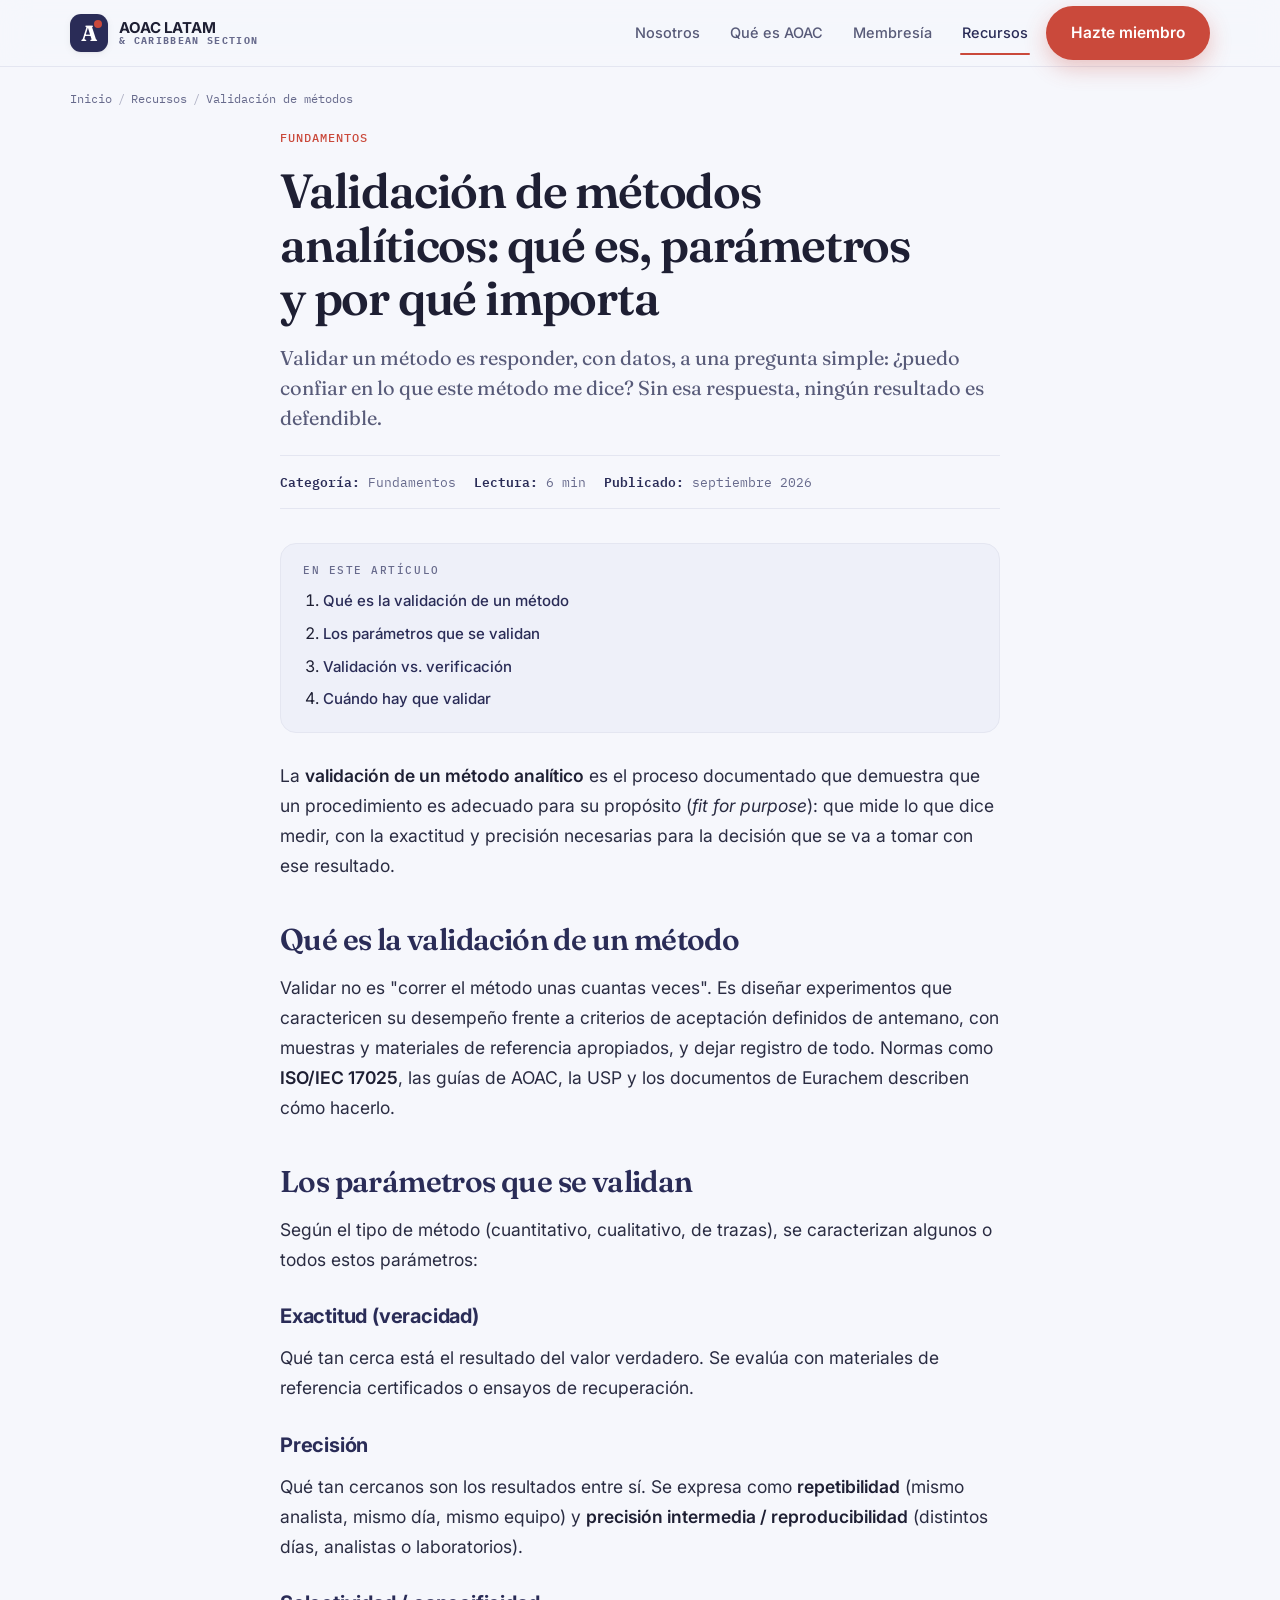
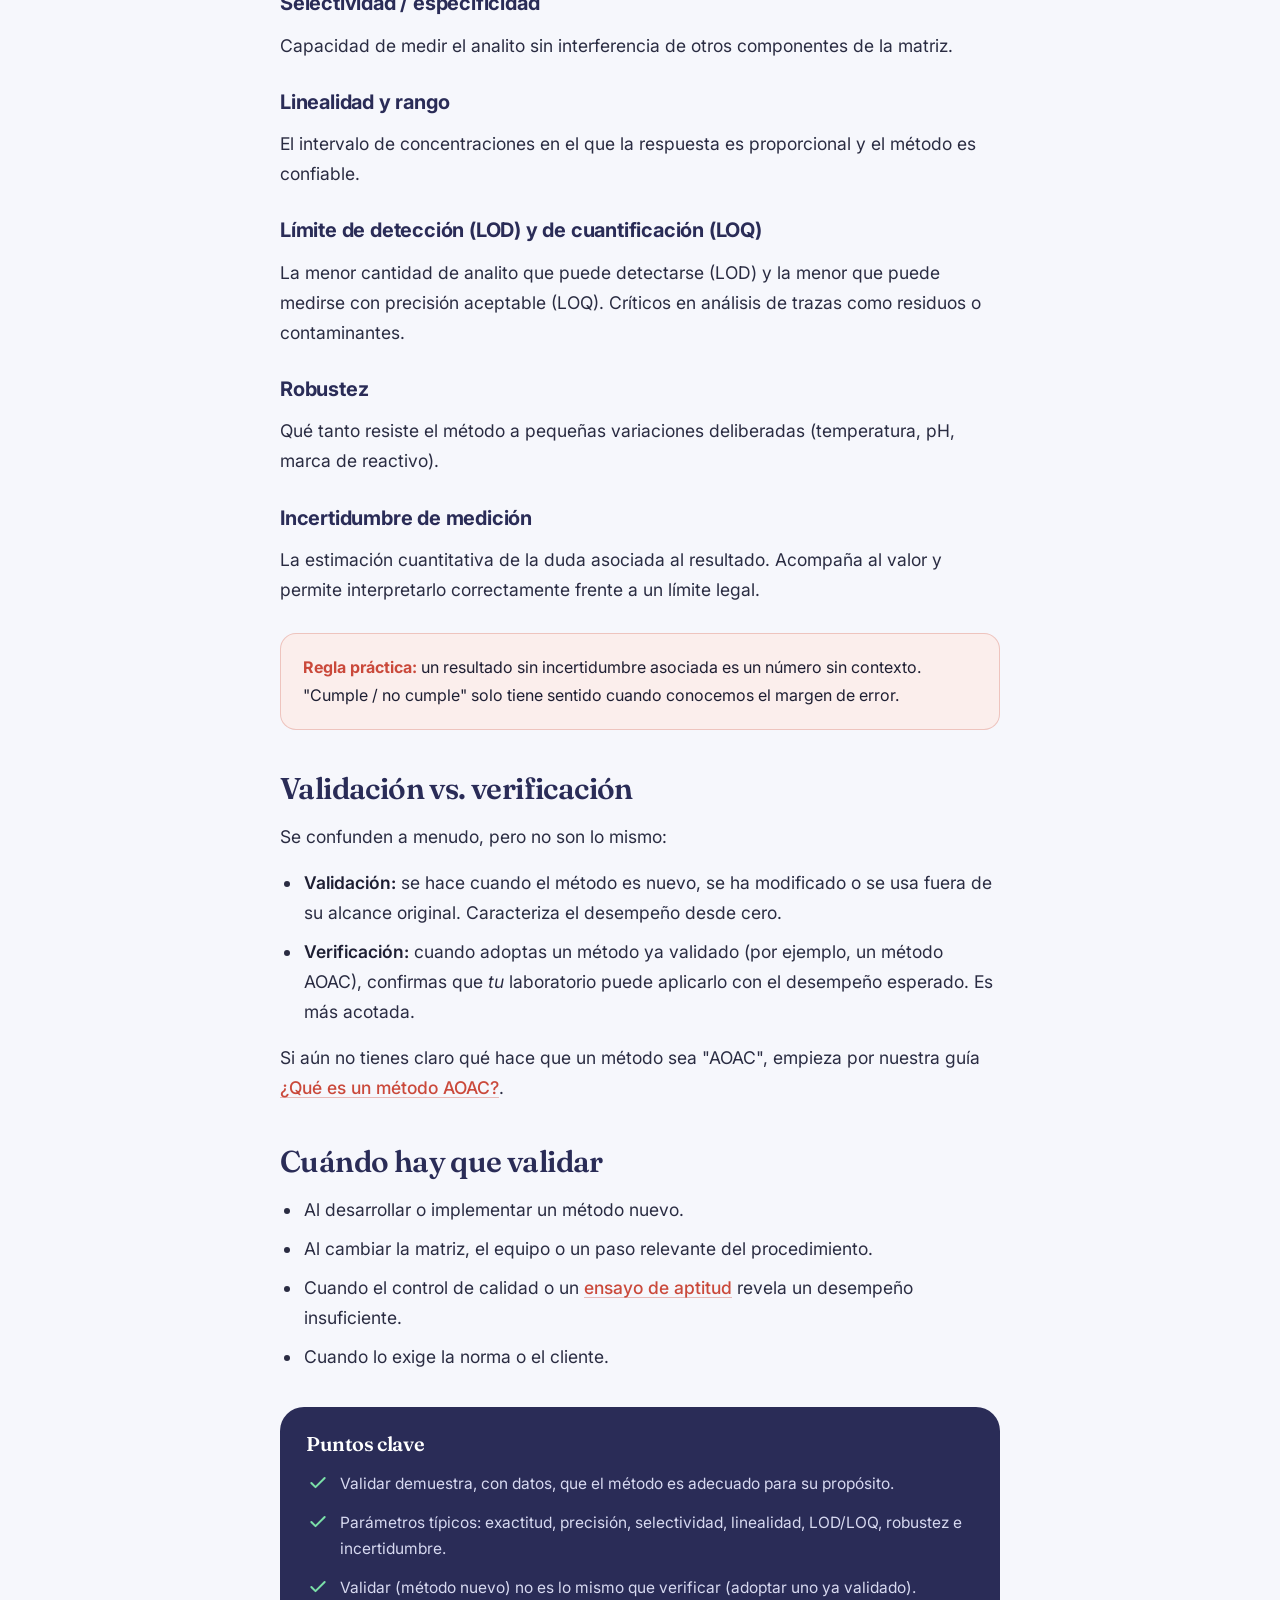
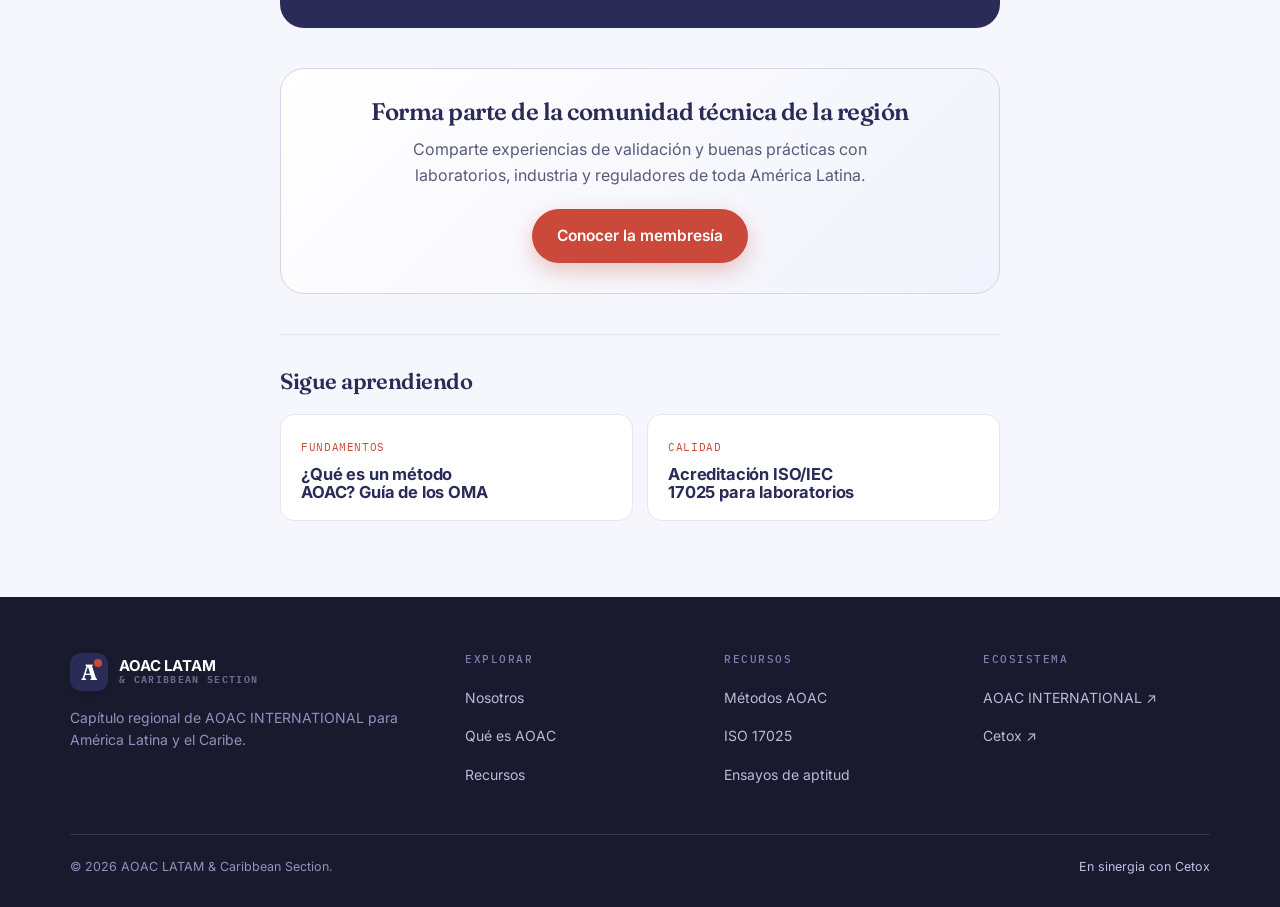
<file: recursos/validacion-de-metodos-analiticos.html>
<!doctype html>
<html lang="es">
<head>
<meta charset="utf-8">
<meta name="viewport" content="width=device-width, initial-scale=1">
<title>Validación de métodos analíticos: qué es, parámetros y por qué importa | AOAC LATAM</title>
<meta name="description" content="Guía de validación de métodos analíticos: exactitud, precisión, LOD y LOQ, linealidad, selectividad, robustez e incertidumbre. Qué se valida, cuándo y en qué se diferencia de la verificación.">
<link rel="canonical" href="https://aoaclatina.com/recursos/validacion-de-metodos-analiticos.html">
<meta property="og:type" content="article">
<meta property="og:title" content="Validación de métodos analíticos: parámetros clave">
<meta property="og:description" content="Exactitud, precisión, LOD/LOQ, linealidad y robustez: qué se valida y por qué es la base de un resultado confiable.">
<meta property="og:locale" content="es_LA">
<meta name="theme-color" content="#1E1F33">
<link rel="icon" href="data:image/svg+xml,%3Csvg xmlns='http://www.w3.org/2000/svg' viewBox='0 0 100 100'%3E%3Crect width='100' height='100' rx='22' fill='%232A2C57'/%3E%3Ctext x='50' y='68' font-family='Georgia,serif' font-size='52' font-weight='700' text-anchor='middle' fill='%23fff'%3EA%3C/text%3E%3Ccircle cx='73' cy='30' r='9' fill='%23CA493B'/%3E%3C/svg%3E">
<link rel="preconnect" href="https://fonts.googleapis.com"><link rel="preconnect" href="https://fonts.gstatic.com" crossorigin>
<link href="https://fonts.googleapis.com/css2?family=Fraunces:opsz,wght@9..144,400;9..144,500;9..144,600;9..144,700&family=IBM+Plex+Mono:wght@400;500;600&family=Inter:wght@400;450;500;600;700&display=swap" rel="stylesheet">
<link rel="stylesheet" href="../assets/site.css">
<script type="application/ld+json">
{"@context":"https://schema.org","@type":"BlogPosting","headline":"Validación de métodos analíticos: qué es, parámetros y por qué importa","description":"Exactitud, precisión, LOD/LOQ, linealidad, selectividad, robustez e incertidumbre: qué se valida, cuándo y por qué.","inLanguage":"es","datePublished":"2026-09-07","dateModified":"2026-09-07","author":{"@type":"Organization","name":"AOAC LATAM & Caribbean Section"},"publisher":{"@type":"Organization","name":"AOAC LATAM & Caribbean Section","url":"https://aoaclatina.com"},"mainEntityOfPage":"https://aoaclatina.com/recursos/validacion-de-metodos-analiticos.html","articleSection":"Fundamentos","keywords":["validación de métodos analíticos","exactitud","precisión","LOD","LOQ","linealidad","incertidumbre"]}
</script>
<script type="application/ld+json">
{"@context":"https://schema.org","@type":"BreadcrumbList","itemListElement":[{"@type":"ListItem","position":1,"name":"Inicio","item":"https://aoaclatina.com/"},{"@type":"ListItem","position":2,"name":"Recursos","item":"https://aoaclatina.com/recursos/"},{"@type":"ListItem","position":3,"name":"Validación de métodos analíticos"}]}
</script>
</head>
<body>

<header class="site">
  <div class="wrap nav">
    <a class="brand" href="../" aria-label="AOAC LATAM & Caribbean — inicio"><span class="logo"><b>A</b><i></i></span><span class="txt"><b>AOAC LATAM</b><span>&amp; Caribbean Section</span></span></a>
    <nav class="nav-links" aria-label="Principal"><a href="../#nosotros">Nosotros</a><a href="../#que-es">Qué es AOAC</a><a href="../#membresia">Membresía</a><a href="./" aria-current="page">Recursos</a></nav>
    <a class="btn btn-primary nav-cta" href="../#membresia">Hazte miembro</a>
    <button class="burger" id="burger" aria-label="Abrir menú" aria-expanded="false" aria-controls="mobileMenu"><svg aria-hidden="true" viewBox="0 0 24 24" fill="none" stroke="currentColor" stroke-width="2" stroke-linecap="round"><path d="M4 7h16M4 12h16M4 17h16"/></svg></button>
  </div>
  <nav class="mobile-menu" id="mobileMenu" aria-label="Menú móvil"><a href="../#nosotros">Nosotros</a><a href="../#que-es">Qué es AOAC</a><a href="../#hacemos">Qué hacemos</a><a href="../#membresia">Membresía</a><a href="./">Recursos</a><a class="btn btn-primary" href="../#membresia">Hazte miembro</a></nav>
</header>

<main>
<div class="wrap"><nav class="crumbs" aria-label="Ruta de navegación"><a href="../">Inicio</a><span class="s">/</span><a href="./">Recursos</a><span class="s">/</span><span>Validación de métodos</span></nav></div>

<article class="article">
  <header class="article-head">
    <span class="tag">Fundamentos</span>
    <h1>Validación de métodos analíticos: qué es, parámetros y por qué importa</h1>
    <p class="dek">Validar un método es responder, con datos, a una pregunta simple: ¿puedo confiar en lo que este método me dice? Sin esa respuesta, ningún resultado es defendible.</p>
    <div class="article-meta"><span><b>Categoría:</b> Fundamentos</span><span><b>Lectura:</b> 6 min</span><span><b>Publicado:</b> septiembre 2026</span></div>
  </header>

  <nav class="toc" aria-label="Contenido">
    <h2>En este artículo</h2>
    <ol>
      <li><a href="#que-es">Qué es la validación de un método</a></li>
      <li><a href="#parametros">Los parámetros que se validan</a></li>
      <li><a href="#validacion-verificacion">Validación vs. verificación</a></li>
      <li><a href="#cuando">Cuándo hay que validar</a></li>
    </ol>
  </nav>

  <div class="prose">
    <p>La <strong>validación de un método analítico</strong> es el proceso documentado que demuestra que un procedimiento es adecuado para su propósito (<em>fit for purpose</em>): que mide lo que dice medir, con la exactitud y precisión necesarias para la decisión que se va a tomar con ese resultado.</p>

    <h2 id="que-es">Qué es la validación de un método</h2>
    <p>Validar no es "correr el método unas cuantas veces". Es diseñar experimentos que caractericen su desempeño frente a criterios de aceptación definidos de antemano, con muestras y materiales de referencia apropiados, y dejar registro de todo. Normas como <strong>ISO/IEC 17025</strong>, las guías de AOAC, la USP y los documentos de Eurachem describen cómo hacerlo.</p>

    <h2 id="parametros">Los parámetros que se validan</h2>
    <p>Según el tipo de método (cuantitativo, cualitativo, de trazas), se caracterizan algunos o todos estos parámetros:</p>
    <h3>Exactitud (veracidad)</h3>
    <p>Qué tan cerca está el resultado del valor verdadero. Se evalúa con materiales de referencia certificados o ensayos de recuperación.</p>
    <h3>Precisión</h3>
    <p>Qué tan cercanos son los resultados entre sí. Se expresa como <strong>repetibilidad</strong> (mismo analista, mismo día, mismo equipo) y <strong>precisión intermedia / reproducibilidad</strong> (distintos días, analistas o laboratorios).</p>
    <h3>Selectividad / especificidad</h3>
    <p>Capacidad de medir el analito sin interferencia de otros componentes de la matriz.</p>
    <h3>Linealidad y rango</h3>
    <p>El intervalo de concentraciones en el que la respuesta es proporcional y el método es confiable.</p>
    <h3>Límite de detección (LOD) y de cuantificación (LOQ)</h3>
    <p>La menor cantidad de analito que puede detectarse (LOD) y la menor que puede medirse con precisión aceptable (LOQ). Críticos en análisis de trazas como residuos o contaminantes.</p>
    <h3>Robustez</h3>
    <p>Qué tanto resiste el método a pequeñas variaciones deliberadas (temperatura, pH, marca de reactivo).</p>
    <h3>Incertidumbre de medición</h3>
    <p>La estimación cuantitativa de la duda asociada al resultado. Acompaña al valor y permite interpretarlo correctamente frente a un límite legal.</p>

    <div class="callout"><b>Regla práctica:</b> un resultado sin incertidumbre asociada es un número sin contexto. "Cumple / no cumple" solo tiene sentido cuando conocemos el margen de error.</div>

    <h2 id="validacion-verificacion">Validación vs. verificación</h2>
    <p>Se confunden a menudo, pero no son lo mismo:</p>
    <ul>
      <li><strong>Validación:</strong> se hace cuando el método es nuevo, se ha modificado o se usa fuera de su alcance original. Caracteriza el desempeño desde cero.</li>
      <li><strong>Verificación:</strong> cuando adoptas un método ya validado (por ejemplo, un método AOAC), confirmas que <em>tu</em> laboratorio puede aplicarlo con el desempeño esperado. Es más acotada.</li>
    </ul>
    <p>Si aún no tienes claro qué hace que un método sea "AOAC", empieza por nuestra guía <a href="que-es-un-metodo-aoac.html">¿Qué es un método AOAC?</a>.</p>

    <h2 id="cuando">Cuándo hay que validar</h2>
    <ul>
      <li>Al desarrollar o implementar un método nuevo.</li>
      <li>Al cambiar la matriz, el equipo o un paso relevante del procedimiento.</li>
      <li>Cuando el control de calidad o un <a href="ensayos-de-aptitud.html">ensayo de aptitud</a> revela un desempeño insuficiente.</li>
      <li>Cuando lo exige la norma o el cliente.</li>
    </ul>

    <div class="takeaways">
      <h2>Puntos clave</h2>
      <ul>
        <li><svg aria-hidden="true" viewBox="0 0 24 24" fill="none" stroke="currentColor" stroke-width="2.4" stroke-linecap="round" stroke-linejoin="round"><path d="M20 6 9 17l-5-5"/></svg>Validar demuestra, con datos, que el método es adecuado para su propósito.</li>
        <li><svg aria-hidden="true" viewBox="0 0 24 24" fill="none" stroke="currentColor" stroke-width="2.4" stroke-linecap="round" stroke-linejoin="round"><path d="M20 6 9 17l-5-5"/></svg>Parámetros típicos: exactitud, precisión, selectividad, linealidad, LOD/LOQ, robustez e incertidumbre.</li>
        <li><svg aria-hidden="true" viewBox="0 0 24 24" fill="none" stroke="currentColor" stroke-width="2.4" stroke-linecap="round" stroke-linejoin="round"><path d="M20 6 9 17l-5-5"/></svg>Validar (método nuevo) no es lo mismo que verificar (adoptar uno ya validado).</li>
      </ul>
    </div>
  </div>

  <div class="article-cta">
    <h2>Forma parte de la comunidad técnica de la región</h2>
    <p>Comparte experiencias de validación y buenas prácticas con laboratorios, industria y reguladores de toda América Latina.</p>
    <a class="btn btn-primary" href="../#membresia">Conocer la membresía</a>
  </div>

  <section class="related" aria-label="Artículos relacionados">
    <h2>Sigue aprendiendo</h2>
    <div class="rel-grid">
      <a class="rel" href="que-es-un-metodo-aoac.html"><span class="tag">Fundamentos</span><h3>¿Qué es un método AOAC? Guía de los OMA</h3></a>
      <a class="rel" href="acreditacion-iso-17025.html"><span class="tag">Calidad</span><h3>Acreditación ISO/IEC 17025 para laboratorios</h3></a>
    </div>
  </section>
</article>
</main>

<footer class="site">
  <div class="wrap">
    <div class="foot-grid">
      <div class="foot-brand"><a class="brand" href="../"><span class="logo"><b>A</b><i></i></span><span class="txt"><b>AOAC LATAM</b><span>&amp; Caribbean Section</span></span></a><p>Capítulo regional de AOAC INTERNATIONAL para América Latina y el Caribe.</p></div>
      <div class="foot-col"><h4>Explorar</h4><a href="../#nosotros">Nosotros</a><a href="../#que-es">Qué es AOAC</a><a href="./">Recursos</a></div>
      <div class="foot-col"><h4>Recursos</h4><a href="que-es-un-metodo-aoac.html">Métodos AOAC</a><a href="acreditacion-iso-17025.html">ISO 17025</a><a href="ensayos-de-aptitud.html">Ensayos de aptitud</a></div>
      <div class="foot-col"><h4>Ecosistema</h4><a href="https://www.aoac.org" target="_blank" rel="noopener">AOAC INTERNATIONAL ↗</a><a href="https://cetox.com.pe" target="_blank" rel="noopener">Cetox ↗</a></div>
    </div>
    <div class="foot-bottom"><span>© <span id="yr">2026</span> AOAC LATAM &amp; Caribbean Section.</span><a class="sep" href="https://cetox.com.pe" target="_blank" rel="noopener">En sinergia con Cetox</a></div>
  </div>
</footer>
<script src="../assets/site.js"></script>
</body>
</html>
</file>
<file: assets/site.css>
/* ===== AOAC LATAM — sistema de diseño compartido ===== */
:root{
  --navy:#2A2C57; --navy-900:#191A2E; --navy-800:#1E1F33; --navy-700:#33356A; --navy-300:#8E90C4;
  --red:#CA493B; --red-600:#BE4734; --red-50:#FBEEEC;
  --ink:#1E1F33; --muted:#585B79; --faint:#676A8C;
  --bg:#F6F7FC; --bg-2:#EEF0F9; --surface:#FFFFFF; --line:#E4E6F1; --line-2:#D3D6E7;
  --ok:#1F8A5B;
  --shadow-sm:0 1px 2px rgba(25,26,46,.05),0 2px 8px rgba(25,26,46,.05);
  --shadow-md:0 8px 30px rgba(25,26,46,.10);
  --shadow-lg:0 24px 60px rgba(25,26,46,.16);
  --r:16px; --r-lg:24px;
  --f-serif:'Fraunces',Georgia,'Times New Roman',serif;
  --f-sans:'Inter',system-ui,-apple-system,'Segoe UI',Roboto,sans-serif;
  --f-mono:'IBM Plex Mono',ui-monospace,Menlo,Consolas,monospace;
  --maxw:1180px;
}
*{box-sizing:border-box}
html{-webkit-text-size-adjust:100%;scroll-behavior:smooth}
@media (prefers-reduced-motion:reduce){html{scroll-behavior:auto}}
body{margin:0;font-family:var(--f-sans);color:var(--ink);background:var(--bg);line-height:1.6;-webkit-font-smoothing:antialiased;overflow-x:hidden}
a{color:inherit;text-decoration:none}
a:focus-visible,button:focus-visible{outline:3px solid #8E90C4;outline-offset:3px;border-radius:6px}
img{max-width:100%;display:block}
h1,h2,h3,h4{font-family:var(--f-serif);font-weight:600;line-height:1.12;letter-spacing:-.02em;margin:0;text-wrap:balance}
p{margin:0}
.wrap{width:100%;max-width:var(--maxw);margin:0 auto;padding:0 20px}
.eyebrow{font-family:var(--f-mono);font-size:12px;font-weight:500;letter-spacing:.16em;text-transform:uppercase;color:var(--red);display:inline-flex;align-items:center;gap:9px}
.eyebrow::before{content:"";width:22px;height:1.5px;background:var(--red);display:inline-block}
.eyebrow.on-dark{color:#F2A99F}.eyebrow.on-dark::before{background:#F2A99F}

.btn{display:inline-flex;align-items:center;justify-content:center;gap:9px;font-family:var(--f-sans);font-weight:600;font-size:15.5px;padding:14px 24px;border-radius:100px;border:1.5px solid transparent;cursor:pointer;transition:transform .18s ease,background .18s ease,border-color .18s ease,box-shadow .18s ease;min-height:48px}
.btn svg{width:18px;height:18px}
.btn-primary{background:var(--red);color:#fff;box-shadow:0 8px 22px rgba(202,73,59,.30)}
.btn-primary:hover{background:var(--red-600);transform:translateY(-2px);box-shadow:0 12px 28px rgba(202,73,59,.38)}
.btn-ghost{background:transparent;color:var(--navy);border-color:var(--line-2)}
.btn-ghost:hover{border-color:var(--navy);transform:translateY(-2px)}
.btn-ghost.on-dark{color:#fff;border-color:rgba(255,255,255,.30)}
.btn-ghost.on-dark:hover{border-color:#fff;background:rgba(255,255,255,.08)}

/* ---------- Header ---------- */
header.site{position:sticky;top:0;z-index:60;background:rgba(246,247,252,.82);backdrop-filter:saturate(1.6) blur(14px);border-bottom:1px solid var(--line)}
.nav{display:flex;align-items:center;gap:16px;height:66px}
.brand{display:flex;align-items:center;gap:11px;margin-right:auto;font-weight:700}
.brand .logo{width:38px;height:38px;border-radius:11px;background:var(--navy);display:grid;place-items:center;position:relative;flex:none;box-shadow:var(--shadow-sm)}
.brand .logo b{font-family:var(--f-serif);color:#fff;font-size:22px;font-weight:700;line-height:1}
.brand .logo i{position:absolute;top:6px;right:6px;width:8px;height:8px;border-radius:50%;background:var(--red)}
.brand .txt{display:flex;flex-direction:column;line-height:1.1}
.brand .txt b{font-family:var(--f-sans);font-size:15px;letter-spacing:-.01em;color:var(--ink)}
.brand .txt span{font-family:var(--f-mono);font-size:9.5px;letter-spacing:.14em;text-transform:uppercase;color:var(--faint)}
.nav-links{display:none}
.nav-links a{font-size:14.5px;font-weight:500;color:var(--muted);padding:8px 2px;transition:color .15s}
.nav-links a:hover,.nav-links a[aria-current]{color:var(--navy)}
.nav-links a[aria-current]{position:relative}
.nav-links a[aria-current]::after{content:"";position:absolute;left:0;right:0;bottom:-2px;height:2px;background:var(--red);border-radius:2px}
.nav-cta{display:none}
.burger{margin-left:auto;width:44px;height:44px;border:1px solid var(--line-2);border-radius:12px;background:var(--surface);display:grid;place-items:center;cursor:pointer}
.burger svg{width:22px;height:22px;color:var(--navy)}
.mobile-menu{display:none;flex-direction:column;gap:2px;padding:8px 20px 20px}
.mobile-menu.open{display:flex}
.mobile-menu a{padding:13px 6px;font-weight:500;color:var(--ink);border-bottom:1px solid var(--line)}
.mobile-menu .btn{margin-top:14px}
@media(min-width:960px){.nav-links{display:flex;gap:26px}.nav-cta{display:inline-flex}.burger{display:none}.mobile-menu{display:none!important}}

/* ---------- Footer ---------- */
footer.site{background:var(--navy-900);color:#B9BBDA;padding:56px 0 30px;font-size:14px}
.foot-grid{display:grid;gap:32px}
.foot-brand .brand .txt b{color:#fff}
.foot-brand p{margin-top:16px;color:#9092BE;max-width:38ch;font-size:14px}
.foot-col h4{font-family:var(--f-mono);font-size:11px;letter-spacing:.14em;text-transform:uppercase;color:#7d80b0;margin:0 0 14px;font-weight:500}
.foot-col a{display:block;padding:8px 0;color:#B9BBDA;transition:color .15s}
.foot-col a:hover{color:#fff}
.foot-bottom{margin-top:40px;padding-top:22px;border-top:1px solid rgba(255,255,255,.12);display:flex;flex-wrap:wrap;gap:10px 20px;align-items:center;color:#9092BE;font-size:12.5px}
.foot-bottom a{color:#C0C2E4}.foot-bottom .sep{margin-left:auto}
footer.site a:focus-visible{outline-color:#F2A99F}
@media(min-width:760px){.foot-grid{grid-template-columns:1.6fr 1fr 1fr 1fr}}

/* ---------- Blog hub ---------- */
.hub{background:linear-gradient(160deg,#191A2E,#2A2C57);color:#fff;padding:56px 0 64px;position:relative;overflow:hidden}
.hub::after{content:"";position:absolute;right:-12%;top:-30%;width:60%;height:90%;background:radial-gradient(closest-side,rgba(202,73,59,.30),transparent 70%);pointer-events:none}
.hub .wrap{position:relative;z-index:2}
.hub h1{font-size:clamp(34px,7vw,58px);margin-top:16px;max-width:18ch}
.hub p{margin-top:18px;color:#C9CBE6;font-size:clamp(16px,2.4vw,19px);max-width:60ch}
.cats{display:flex;flex-wrap:wrap;gap:8px;margin-top:26px}
.cat{font-family:var(--f-mono);font-size:12px;letter-spacing:.04em;color:#D7D9F0;border:1px solid rgba(255,255,255,.22);border-radius:100px;padding:7px 14px}

.post-grid{display:grid;gap:18px;margin-top:38px}
@media(min-width:640px){.post-grid{grid-template-columns:1fr 1fr}}
@media(min-width:1000px){.post-grid{grid-template-columns:repeat(3,1fr)}}
.post-card{display:flex;flex-direction:column;background:var(--surface);border:1px solid var(--line);border-radius:var(--r);padding:24px;box-shadow:var(--shadow-sm);transition:transform .2s,box-shadow .2s,border-color .2s;height:100%}
.post-card:hover{transform:translateY(-4px);box-shadow:var(--shadow-md);border-color:var(--line-2)}
.post-card .tag{font-family:var(--f-mono);font-size:11px;letter-spacing:.08em;text-transform:uppercase;color:var(--red);font-weight:500}
.post-card h3{font-size:20px;margin-top:12px;color:var(--navy)}
.post-card p{margin-top:10px;color:var(--muted);font-size:14.5px;flex:1}
.post-card .more{margin-top:16px;font-family:var(--f-mono);font-size:12.5px;color:var(--navy);font-weight:500;display:inline-flex;align-items:center;gap:7px}
.post-card .more svg{width:15px;height:15px;transition:transform .2s}
.post-card:hover .more svg{transform:translateX(4px)}
.post-card.feat{grid-column:1/-1;background:linear-gradient(135deg,#fff,#F1F2FB);border-color:var(--line-2)}
@media(min-width:1000px){.post-card.feat{display:grid;grid-template-columns:1.1fr 1fr;gap:30px;align-items:center;padding:34px}}
.post-card.feat h3{font-size:clamp(24px,3.5vw,34px);font-family:var(--f-serif)}

/* ---------- Article ---------- */
.crumbs{font-family:var(--f-mono);font-size:12px;color:var(--faint);padding:22px 0 0;display:flex;flex-wrap:wrap;gap:6px;align-items:center}
.crumbs a:hover{color:var(--red)}
.crumbs .s{opacity:.5}
.article{max-width:760px;margin:0 auto;padding:8px 20px 20px}
.article-head{padding:8px 0 6px}
.article-head .tag{font-family:var(--f-mono);font-size:12px;letter-spacing:.08em;text-transform:uppercase;color:var(--red);font-weight:500}
.article-head h1{font-size:clamp(30px,5.5vw,48px);margin-top:14px;letter-spacing:-.025em}
.article-head .dek{margin-top:18px;font-size:clamp(17px,2.6vw,20px);color:var(--muted);font-family:var(--f-serif);font-weight:400;line-height:1.5}
.article-meta{display:flex;flex-wrap:wrap;gap:8px 18px;margin-top:22px;padding:16px 0;border-top:1px solid var(--line);border-bottom:1px solid var(--line);font-family:var(--f-mono);font-size:12.5px;color:var(--faint)}
.article-meta b{color:var(--navy);font-weight:600}
.toc{background:var(--bg-2);border:1px solid var(--line);border-radius:var(--r);padding:20px 22px;margin:28px 0}
.toc h2{font-family:var(--f-mono);font-size:11px;letter-spacing:.14em;text-transform:uppercase;color:var(--faint);font-weight:500}
.toc ol{margin:12px 0 0;padding-left:20px;display:grid;gap:7px}
.toc a{color:var(--navy);font-size:15px;font-weight:500}
.toc a:hover{color:var(--red)}
.prose{font-size:17.5px;line-height:1.72;color:#2A2C42}
.prose h2{font-size:clamp(23px,4vw,30px);color:var(--navy);margin:42px 0 0;scroll-margin-top:80px;letter-spacing:-.02em}
.prose h3{font-size:20px;color:var(--navy);margin:30px 0 0;font-family:var(--f-sans);font-weight:700;letter-spacing:-.01em}
.prose p{margin-top:16px}
.prose ul,.prose ol{margin:16px 0 0;padding-left:22px;display:grid;gap:9px}
.prose li{padding-left:2px}
.prose strong{color:var(--ink);font-weight:600}
.prose a{color:var(--red);font-weight:500;text-decoration:underline;text-decoration-color:rgba(202,73,59,.35);text-underline-offset:3px}
.prose a:hover{text-decoration-color:var(--red)}
.callout{margin:28px 0;padding:20px 22px;background:var(--red-50);border:1px solid color-mix(in srgb,var(--red) 26%,transparent);border-radius:var(--r);font-size:16px;color:var(--ink)}
.callout b{color:var(--red)}
.takeaways{margin:34px 0;padding:26px;background:var(--navy);color:#fff;border-radius:var(--r-lg)}
.takeaways h2{color:#fff;font-size:20px;margin:0}
.takeaways ul{margin:16px 0 0;padding:0;list-style:none;display:grid;gap:12px}
.takeaways li{display:flex;gap:12px;font-size:15.5px;color:#D7D9F0}
.takeaways li svg{width:20px;height:20px;color:#7BE0A8;flex:none;margin-top:2px}
.article-cta{margin:40px 0;padding:30px 26px;background:linear-gradient(135deg,#fff,#F1F2FB);border:1px solid var(--line-2);border-radius:var(--r-lg);text-align:center}
.article-cta h2{font-size:24px;color:var(--navy)}
.article-cta p{margin:12px auto 0;max-width:46ch;color:var(--muted)}
.article-cta .btn{margin-top:20px}
.related{border-top:1px solid var(--line);margin-top:20px;padding-top:34px}
.related h2{font-size:22px;color:var(--navy)}
.rel-grid{display:grid;gap:14px;margin-top:20px}
@media(min-width:700px){.rel-grid{grid-template-columns:1fr 1fr}}
.rel{background:var(--surface);border:1px solid var(--line);border-radius:14px;padding:18px 20px;transition:border-color .2s,transform .2s}
.rel:hover{border-color:var(--line-2);transform:translateX(3px)}
.rel .tag{font-family:var(--f-mono);font-size:10.5px;letter-spacing:.06em;text-transform:uppercase;color:var(--red)}
.rel h3{font-size:16.5px;color:var(--navy);margin-top:6px;font-family:var(--f-sans);font-weight:700;letter-spacing:-.01em}

section{padding:56px 0}
.sec-head h2{font-size:clamp(26px,5vw,40px);color:var(--navy);margin-top:14px}
.sec-head p{margin-top:14px;color:var(--muted);font-size:16.5px;max-width:56ch}

[data-reveal]{opacity:0;transform:translateY(20px);transition:opacity .7s cubic-bezier(.2,.7,.2,1),transform .7s cubic-bezier(.2,.7,.2,1)}
[data-reveal].in{opacity:1;transform:none}
@media (prefers-reduced-motion:reduce){
  [data-reveal]{opacity:1!important;transform:none!important;transition:none}
  *,*::before,*::after{transition-duration:.001ms!important;animation-duration:.001ms!important}
  .btn:hover,.post-card:hover,.rel:hover{transform:none!important}
}
</file>
